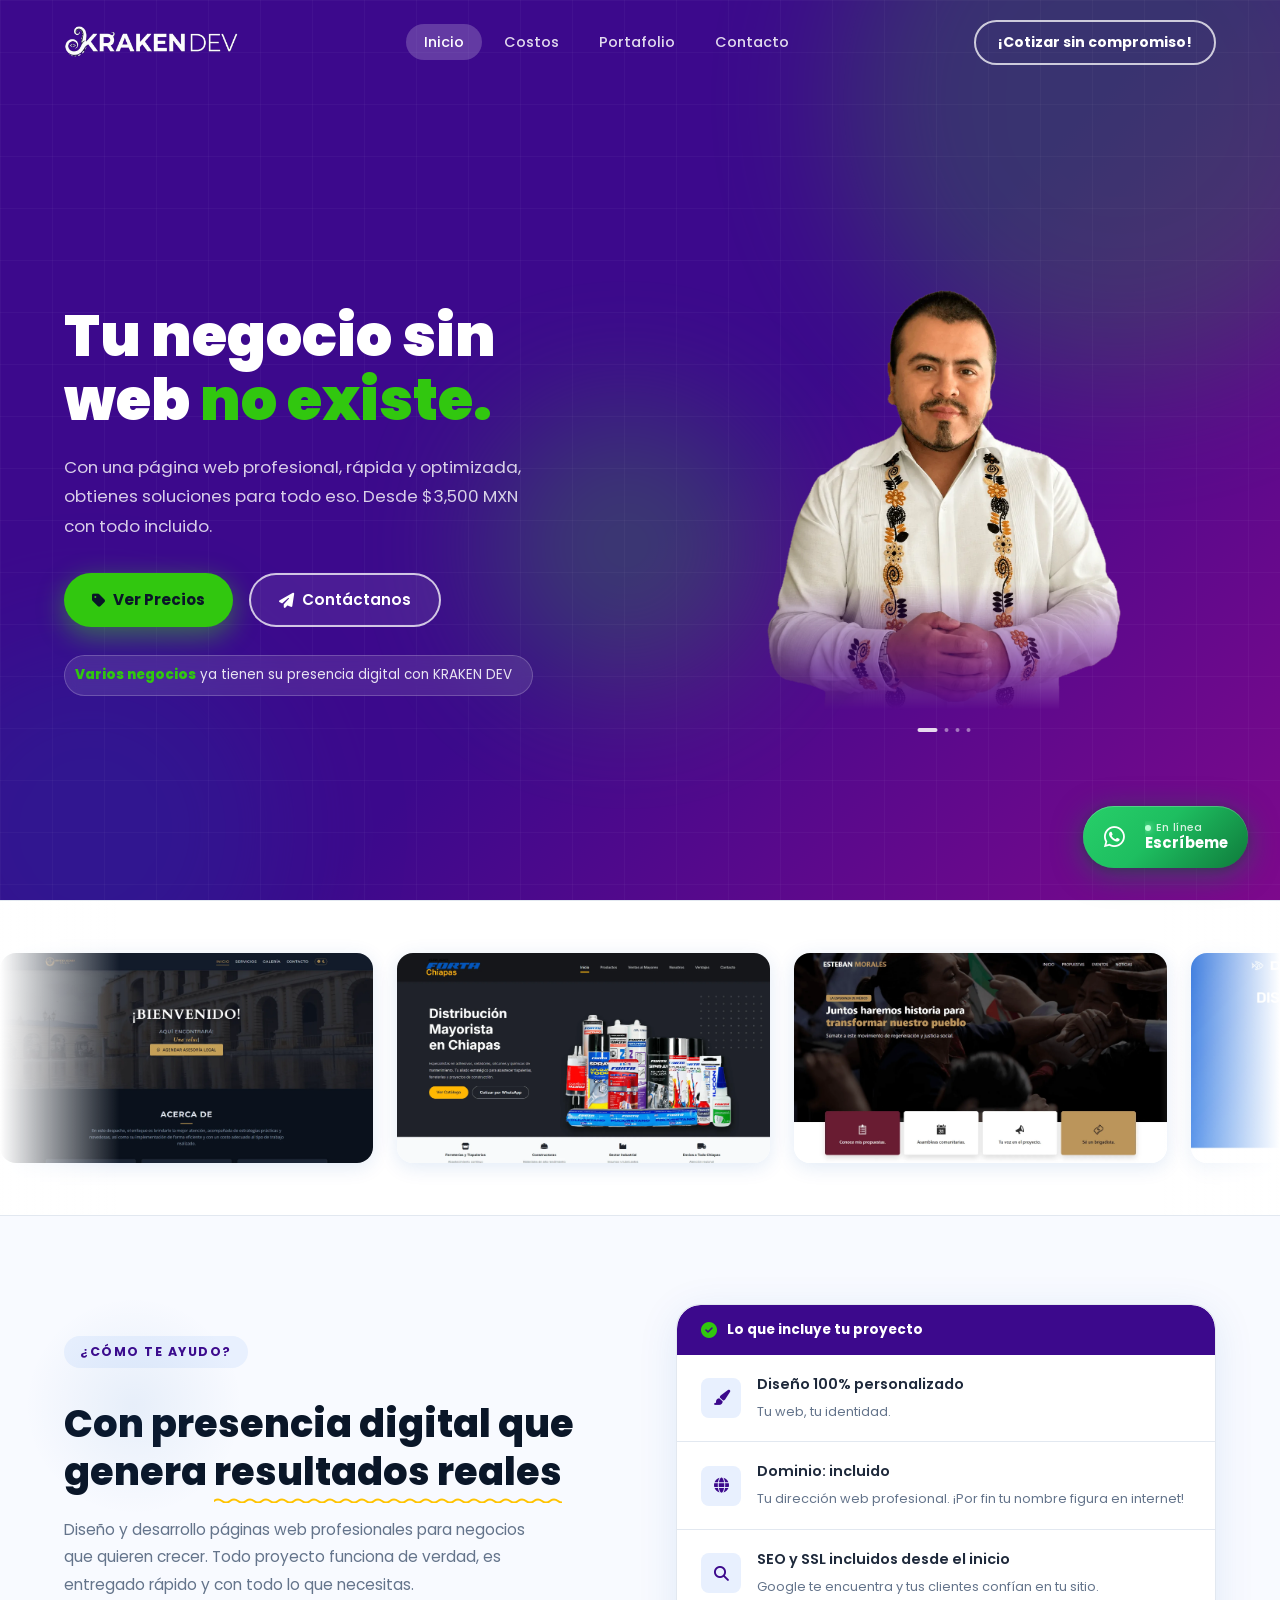
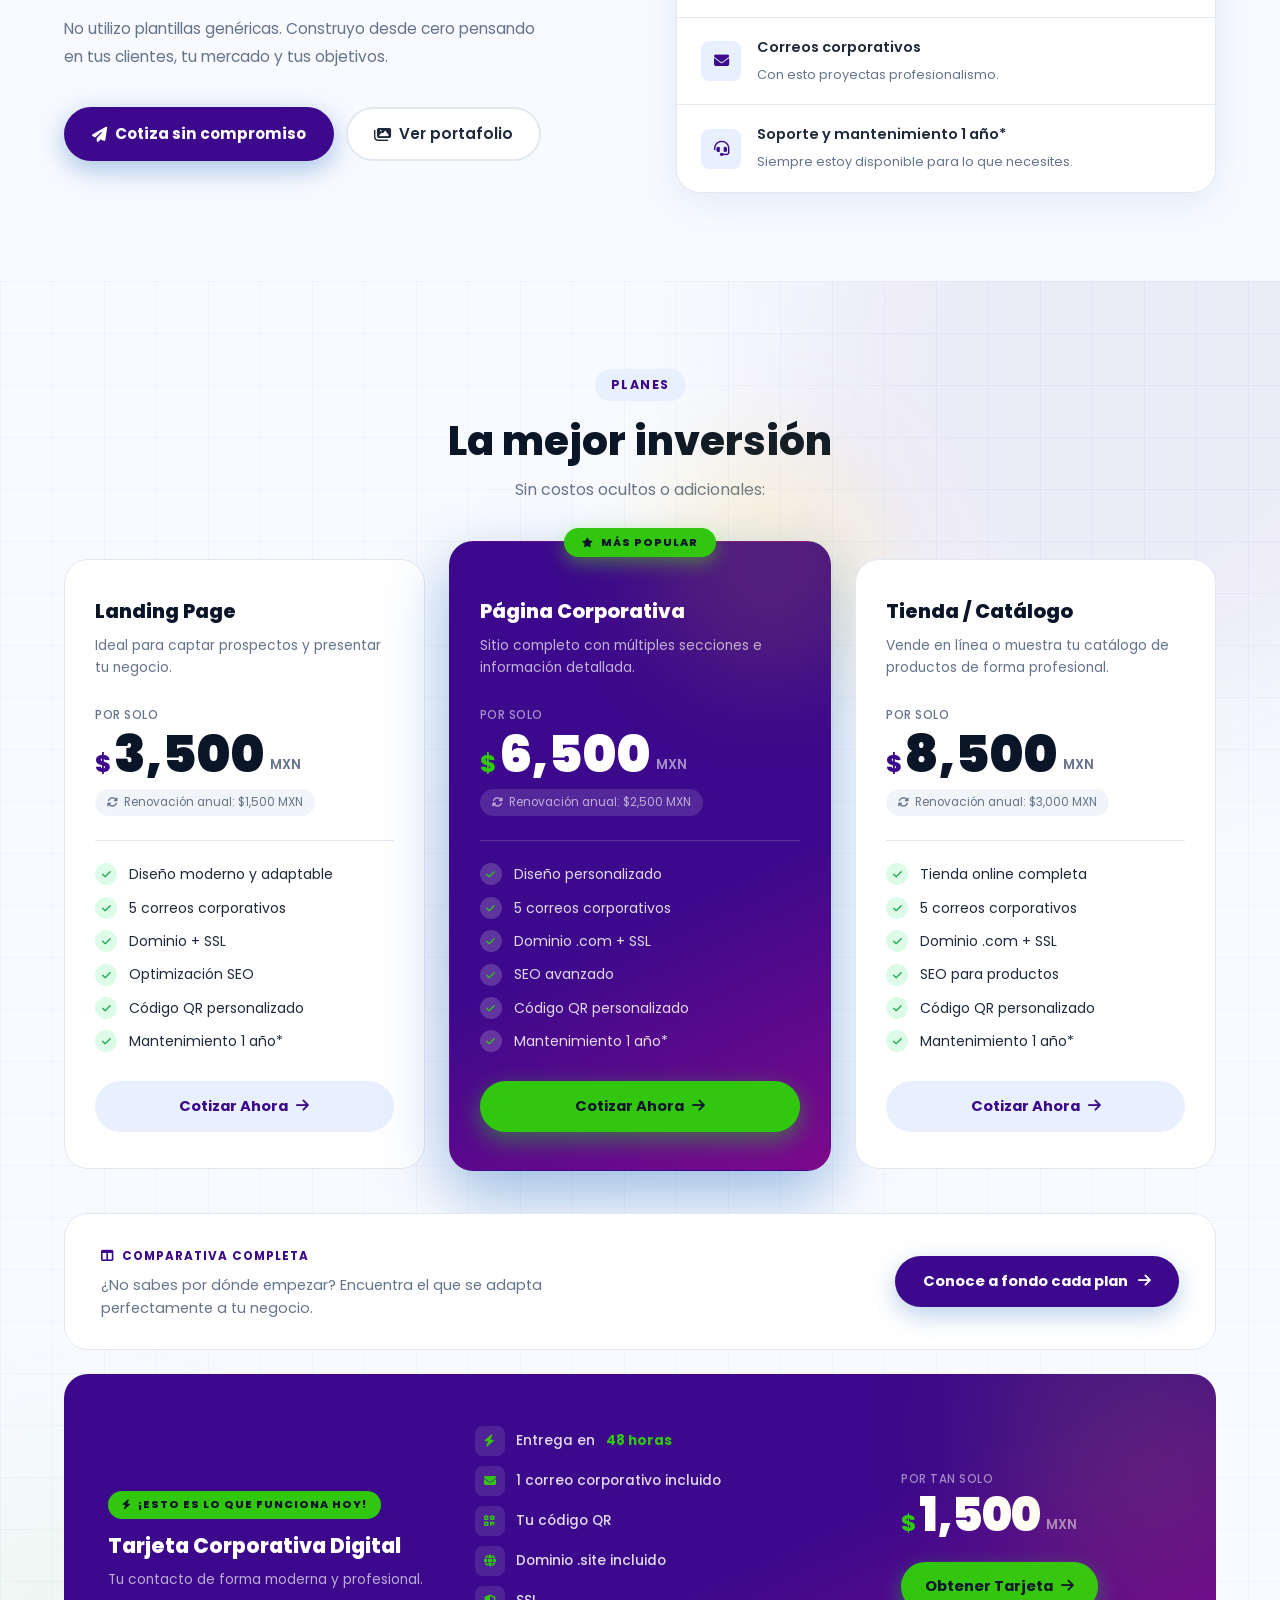
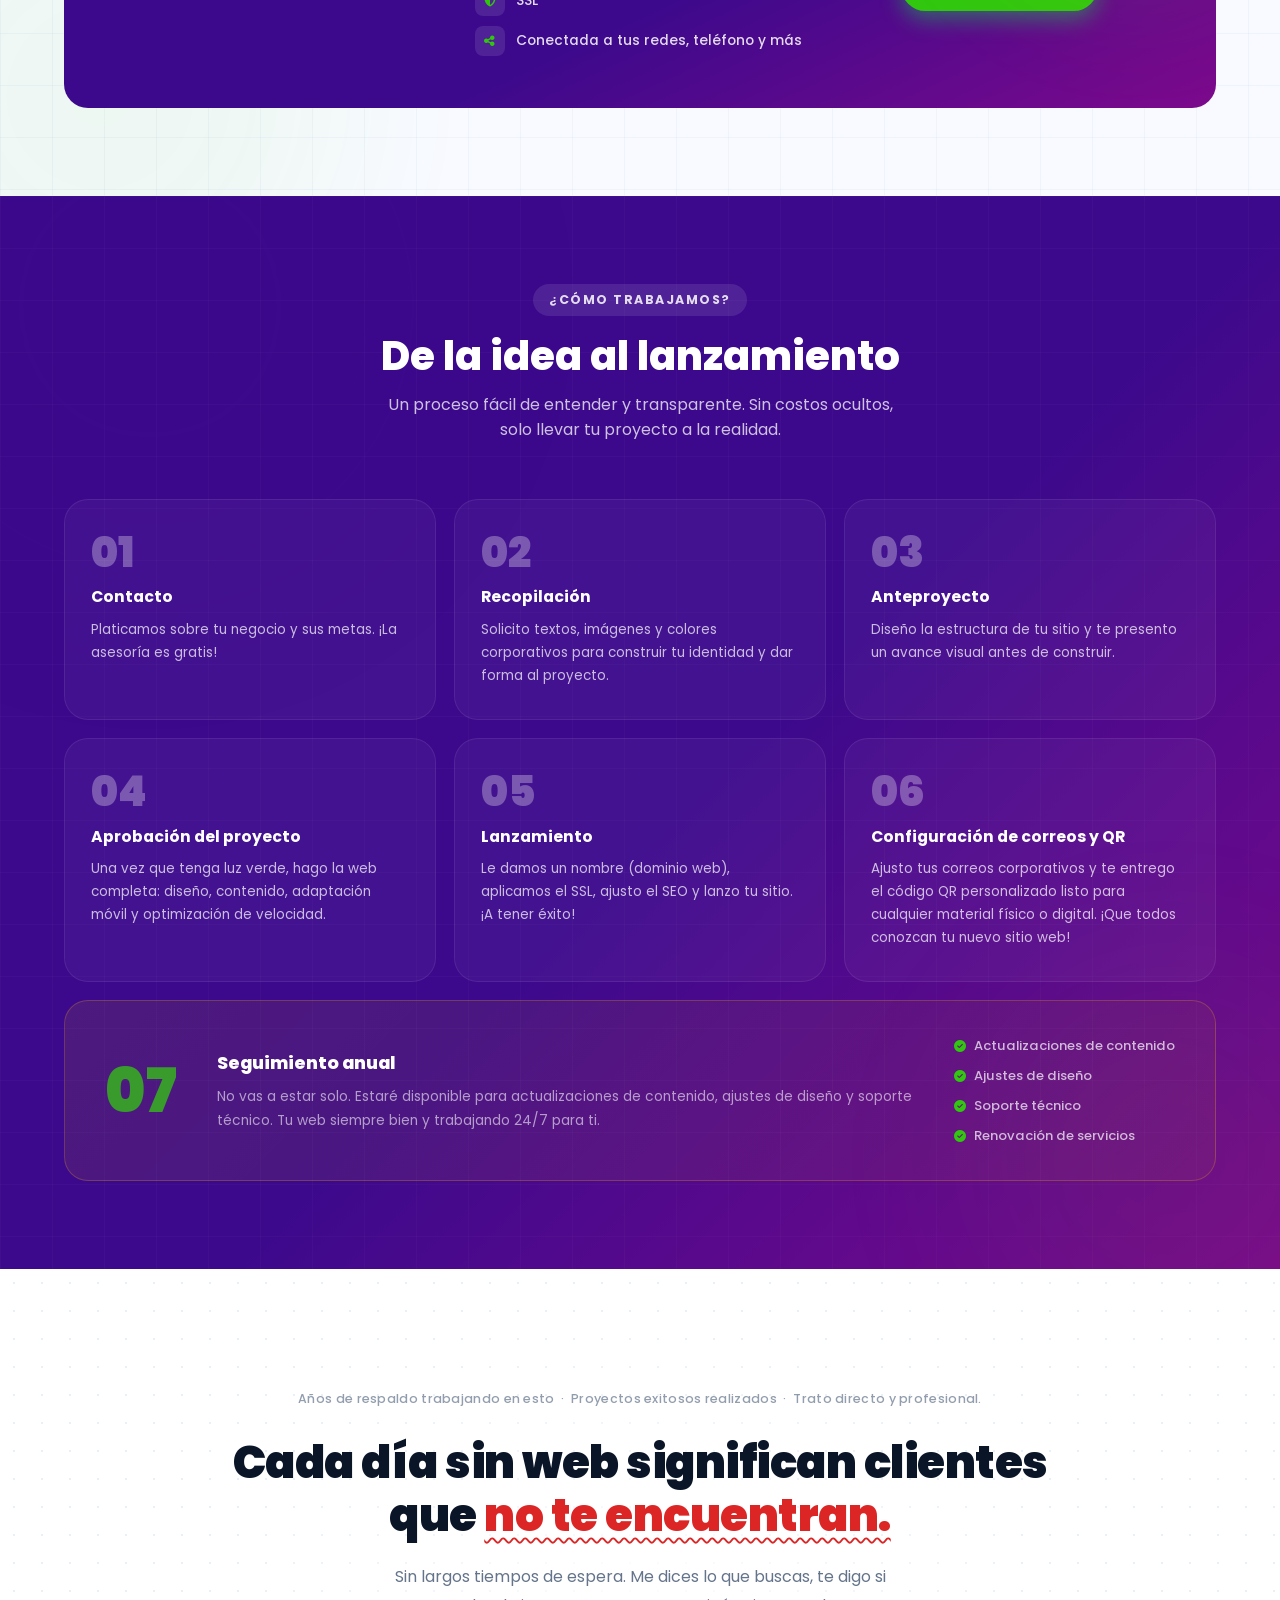
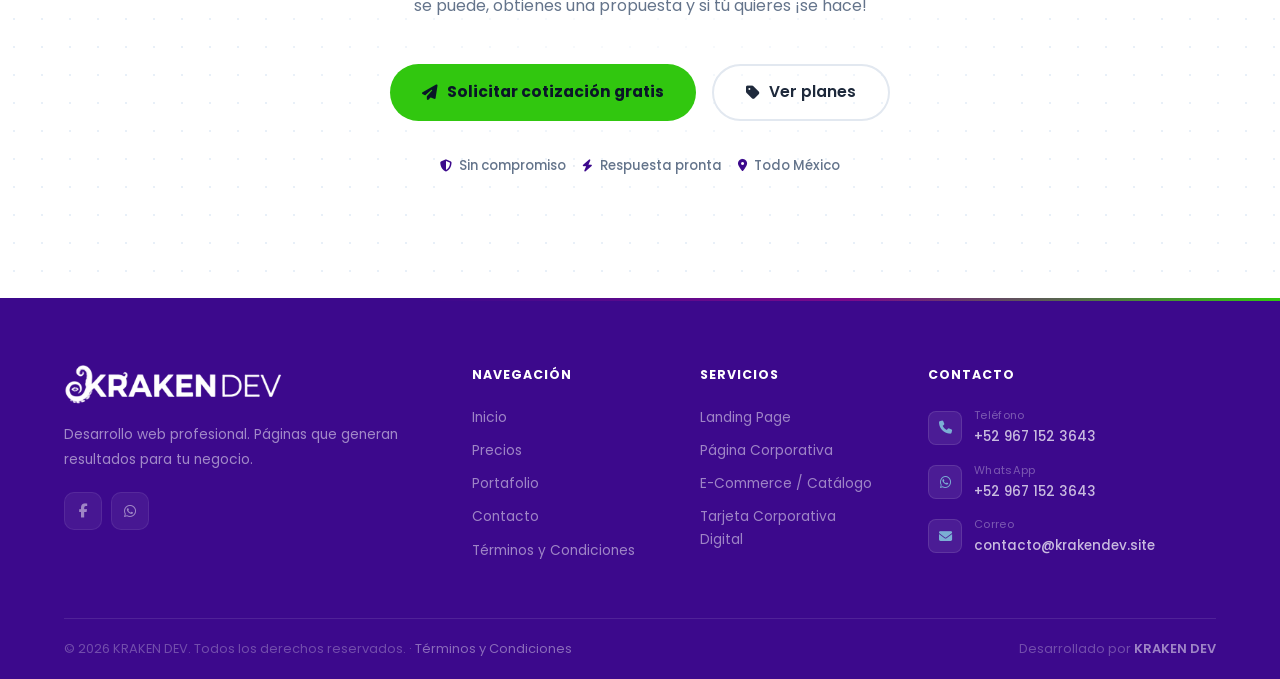
<file: index.html>
﻿<!doctype html>
<html lang="es">
  <head>
    <!-- Google tag (gtag.js) -->
    <script
      async
      src="https://www.googletagmanager.com/gtag/js?id=G-MGMCMV5EX7"
    ></script>
    <script>
      window.dataLayer = window.dataLayer || [];
      function gtag() {
        dataLayer.push(arguments);
      }
      gtag("js", new Date());

      gtag("config", "G-MGMCMV5EX7");
    </script>
    <meta charset="UTF-8" />
    <meta name="viewport" content="width=device-width, initial-scale=1.0" />

    <!-- SEO primario -->
    <meta
      name="google-site-verification"
      content="-8MbeO0o3HN9xjuPyNXPHBalmwFiW7WOX3UsrGJSWA4"
    />
    <title>Sitios WEB – Páginas profesionales | KRAKEN DEV</title>
    <meta
      name="description"
      content="¿Necesitas una página web para tu negocio? Desde $3,500 MXN obtienes tu Landing Page, sitio corporativo y tiendas en línea que atraen clientes. ¡Cotizar es gratis!"
    />
    <meta
      name="keywords"
      content="Agencia de desarrollo web en Chiapas México, páginas web para negocio, cuánto cuesta una página web, diseño web, landing page México, tienda en línea México, sitio web para comercios, diseñador web, desarrollador web, kraken dev"
    />
    <meta name="author" content="KRAKEN DEV" />
    <meta name="robots" content="index, follow" />
    <link rel="canonical" href="https://krakendev.site/" />

    <!-- Open Graph (Facebook, WhatsApp, LinkedIn) -->
    <meta property="og:type" content="website" />
    <meta property="og:url" content="https://krakendev.site/" />
    <meta
      property="og:title"
      content="Sitios WEB – Páginas profesionales | KRAKEN DEV"
    />
    <meta
      property="og:description"
      content="¿Necesitas una página web para tu negocio? Desde $3,500 MXN obtienes tu Landing Page, sitio corporativo y tiendas en línea que atraen clientes. ¡Cotizar es gratis!"
    />
    <!-- RUTA CORREGIDA Y COMPLETA -->
    <meta
      property="og:image"
      content="https://krakendev.site/assets/img/ogg2.webp"
    />
    <meta property="og:image:width" content="1200" />
    <meta property="og:image:height" content="630" />
    <meta property="og:locale" content="es_MX" />
    <meta property="og:site_name" content="KRAKEN DEV" />

    <!-- Twitter / X Card -->
    <meta name="twitter:card" content="summary_large_image" />
    <meta name="twitter:url" content="https://krakendev.site/" />
    <meta
      name="twitter:title"
      content="Sitios WEB – Páginas profesionales | KRAKEN DEV"
    />
    <meta
      name="twitter:description"
      content="Página web para tu negocio desde $3,500 MXN. Landing pages, tarjetas digitales. ¡Cotiza gratis!"
    />
    <!-- RUTA CORREGIDA Y COMPLETA -->
    <meta
      name="twitter:image"
      content="https://krakendev.site/assets/img/ogg2.webp"
    />

    <!-- Color de tema (barra del navegador en móvil) -->
    <meta name="theme-color" content="#3C098C" />

    <!-- Favicon -->
    <link rel="icon" type="image/x-icon" href="assets/img/favicon.webp" />
    <link
      rel="icon"
      type="image/png"
      sizes="32x32"
      href="https://krakendev.site/assets/img/favicon-32x32.webp"
    />
    <link
      rel="apple-touch-icon"
      href="https://krakendev.site/assets/img/favicon.webp"
    />

    <!-- Organization schema para logo en Google -->
    <script type="application/ld+json">
      {
        "@context": "https://schema.org",
        "@type": "Organization",
        "name": "KRAKEN DEV",
        "url": "https://krakendev.site",
        "logo": "https://krakendev.site/assets/img/favicon.webp"
      }
    </script>

    <link rel="stylesheet" href="assets/css/styles.css" />
    <link rel="preconnect" href="https://fonts.googleapis.com" />
    <link rel="preconnect" href="https://fonts.gstatic.com" crossorigin />
    <link
      href="https://fonts.googleapis.com/css2?family=Poppins:wght@400;500;600;700;800;900&display=swap"
      rel="stylesheet"
    />
    <!-- FontAwesome corregido con CDN oficial seguro -->
    <link
      rel="stylesheet"
      href="https://cdnjs.cloudflare.com/ajax/libs/font-awesome/6.5.0/css/all.min.css"
    />
  </head>
  <body>
    <!-- NAVBAR -->
    <nav id="navbar">
      <div class="nav-container">
        <a class="nav-logo" href="index.html">
          <img
            src="assets/img/icon.webp"
            alt="KRAKEN DEV"
            onerror="
              this.style.display = 'none';
              this.nextElementSibling.style.display = 'block';
            "
          />
          <span class="logo-fallback">KRAKEN DEV</span>
        </a>
        <ul class="nav-links" id="nav-links">
          <li class="mobile-menu-header">
            <span class="mobile-brand">KRAKEN DEVELOPER</span>
          </li>
          <li>
            <a class="nav-link active" href="index.html"
              ><i class="fas fa-house"></i><span>Inicio</span></a
            >
          </li>
          <li>
            <a class="nav-link" href="precios.html"
              ><i class="fas fa-tag"></i><span>Costos</span></a
            >
          </li>
          <li>
            <a class="nav-link" href="portafolio.html"
              ><i class="fas fa-images"></i><span>Portafolio</span></a
            >
          </li>
          <li>
            <a class="nav-link" href="contacto.html"
              ><i class="fas fa-envelope"></i><span>Contacto</span></a
            >
          </li>
          <li class="mobile-menu-cta">
            <a class="btn-cta-mobile" href="contacto.html"
              ><i class="fas fa-paper-plane"></i> ¡Cotizar!</a
            >
          </li>
          <li class="mobile-menu-footer">
            <div class="mobile-social">
              <a
                href="https://www.facebook.com/profile.php?id=61590165403911"
                target="_blank"
                rel="noopener"
                aria-label="Facebook"
                ><i class="fab fa-facebook-f"></i
              ></a>
              <a href="mailto:contacto@krakendev.site" aria-label="Correo"
                ><i class="fas fa-envelope"></i
              ></a>
              <a href="tel:+529671523643" aria-label="Teléfono"
                ><i class="fas fa-phone"></i
              ></a>
            </div>
            <span class="mobile-location"
              ><i class="fas fa-globe-americas"></i> México y EE. UU.</span
            >
          </li>
        </ul>
        <div class="nav-actions">
          <a class="btn-cta-nav" href="contacto.html"
            >¡Cotizar sin compromiso!</a
          >
        </div>
        <button class="hamburger" id="hamburger" aria-label="Menú">
          <span></span><span></span><span></span>
        </button>
      </div>
    </nav>
    <div class="nav-overlay" id="nav-overlay"></div>
    <!-- FIN NAVBAR -->

    <!-- PAGE: INICIO -->
    <div id="page-inicio" class="page active">
      <!-- HERO -->
      <section class="hero">
        <div class="hero-bg">
          <div class="blob blob-1"></div>
          <div class="blob blob-2"></div>
          <div class="blob blob-3"></div>
          <div class="grid-pattern"></div>
          <div class="hero-particles">
            <span class="p p1"></span><span class="p p2"></span>
            <span class="p p3"></span> <span class="p p4"></span>
            <span class="p p5"></span><span class="p p6"></span>
            <span class="p p7"></span><span class="p p8"></span>
            <span class="p p9"></span> <span class="p p10"></span>
            <span class="p p11"></span><span class="p p12"></span>
          </div>
        </div>
        <div class="hero-content">
          <div class="hero-text">
            <h1 class="hero-title">
              <span class="title-desktop">Tu negocio sin web </span>
              <span class="title-mobile"
                >Tu negocio sin<br />una página web<br /></span
              ><span id="hero-phrase"
                ><span id="hero-prefix"></span>
                <span class="accent" id="hero-word">no existe.</span></span
              >
            </h1>
            <p class="hero-sub">
              Con una página web profesional, rápida y optimizada, obtienes
              soluciones para todo eso. Desde $3,500 MXN con todo incluido.
            </p>
            <div class="hero-btns">
              <a class="btn-primary" href="precios.html"
                ><i class="fas fa-tag"></i> Ver Precios</a
              >
              <a class="btn-ghost" href="contacto.html"
                ><i class="fas fa-paper-plane"></i> Contáctanos</a
              >
            </div>

            <div class="hero-social-proof">
              <p class="proof-copy">
                <strong>Varios negocios</strong> ya tienen su presencia digital
                con KRAKEN DEV
              </p>
            </div>
          </div>
          <div class="hero-visual">
            <div class="hero-slider">
              <div class="hero-slide active">
                <img
                  loading="lazy"
                  src="assets/img/foto-perfil.webp"
                  alt="KRAKEN DESARROLLADOR WEB"
                  loading="eager"
                  class="hero-img-profile"
                />
              </div>

              <!-- FOTO 2 -->
              <div class="hero-slide">
                <img
                  loading="lazy"
                  src="assets/img/2-iphone.webp"
                  alt="Proyecto web"
                  loading="lazy"
                />
              </div>
              <div class="hero-slide">
                <img
                  loading="lazy"
                  src="assets/img/MAC-3.webp"
                  alt="Proyecto web"
                  loading="lazy"
                />
              </div>
              <div class="hero-slide">
                <img
                  loading="lazy"
                  src="assets/img/s25-ultra.webp"
                  alt="Proyecto web"
                  loading="lazy"
                />
              </div>
              <div class="hero-slide">
                <img
                  loading="lazy"
                  src="assets/img/mac-4.webp"
                  alt="Proyecto web"
                  loading="lazy"
                />
              </div>
              <div class="hero-slider-dots">
                <span class="dot active"></span>
                <span class="dot"></span>
                <span class="dot"></span>
                <span class="dot"></span>
              </div>
            </div>
          </div>
        </div>
      </section>
      <!--FINAL DEL HERO -->

      <!-- SLIDER QUE ESTABA ARRIBA DESPUES DEL HERO -->
      <div class="img-marquee">
        <div class="img-marquee-track">
          <a
            href="https://pablo-webdev.github.io/legalesclc/index.html"
            class="im-item"
            target="_blank"
            rel="noopener"
            ><img
              loading="lazy"
              loading="lazy"
              loading="lazy"
              loading="lazy"
              loading="lazy"
              src="assets/img/dfl.webp"
              alt="Servicios Legales SCLC"
          /></a>
          <a
            href="https://pablo-webdev.github.io/Grupo-Forta-Chiapas/"
            class="im-item"
            target="_blank"
            rel="noopener"
            ><img
              loading="lazy"
              loading="lazy"
              loading="lazy"
              loading="lazy"
              loading="lazy"
              src="assets/img/forta.webp"
              alt="Grupo Forta Chiapas"
          /></a>
          <a
            href="https://pablo-webdev.github.io/political-master/"
            class="im-item"
            target="_blank"
            rel="noopener"
            ><img
              loading="lazy"
              loading="lazy"
              loading="lazy"
              loading="lazy"
              loading="lazy"
              src="assets/img/political.webp"
              alt="Portal Político"
          /></a>
          <a
            href="https://dasmayoreo.com/"
            class="im-item"
            target="_blank"
            rel="noopener"
            ><img
              loading="lazy"
              src="assets/img/DAS-LG.webp"
              alt="Distribuidora Acuática del Sur"
          /></a>
          <a
            href="https://pablo-webdev.github.io/portafolio-2026/"
            class="im-item"
            target="_blank"
            rel="noopener"
            ><img
              loading="lazy"
              src="assets/img/egpd.webp"
              alt="Portafolio de Servicios Digitales"
          /></a>
          <!-- REPETICIÓN DEL MARQUEE -->
          <a
            href="https://pablo-webdev.github.io/legalesclc/index.html"
            class="im-item"
            target="_blank"
            rel="noopener"
            ><img
              loading="lazy"
              loading="lazy"
              loading="lazy"
              loading="lazy"
              loading="lazy"
              src="assets/img/dfl.webp"
              alt="Servicios Legales SCLC"
          /></a>
          <a
            href="https://pablo-webdev.github.io/Grupo-Forta-Chiapas/"
            class="im-item"
            target="_blank"
            rel="noopener"
            ><img
              loading="lazy"
              loading="lazy"
              loading="lazy"
              loading="lazy"
              loading="lazy"
              src="assets/img/forta.webp"
              alt="Grupo Forta Chiapas"
          /></a>
          <a
            href="https://pablo-webdev.github.io/political-master/"
            class="im-item"
            target="_blank"
            rel="noopener"
            ><img
              loading="lazy"
              loading="lazy"
              loading="lazy"
              loading="lazy"
              loading="lazy"
              src="assets/img/political.webp"
              alt="Portal Político"
          /></a>
          <a
            href="https://dasmayoreo.com/"
            class="im-item"
            target="_blank"
            rel="noopener"
            ><img
              loading="lazy"
              src="assets/img/DAS-LG.webp"
              alt="Distribuidora Acuática del Sur"
          /></a>
          <a
            href="https://pablo-webdev.github.io/portafolio-2026/"
            class="im-item"
            target="_blank"
            rel="noopener"
            ><img
              loading="lazy"
              src="assets/img/egpd.webp"
              alt="Portafolio de Servicios Digitales"
          /></a>
        </div>
      </div>
      <!-- FIN DEL SLIDER QUE ESTABA ARRIBA DESPUES DEL HERO -->

      <!-- INTRO SERVICE -->
      <section class="intro-service section">
        <div class="container">
          <div class="is-layout">
            <!-- IZQUIERDA: texto -->
            <div class="is-left reveal">
              <span class="section-tag">¿Cómo te ayudo?</span>
              <h2 class="is-heading">
                Con presencia digital que genera
                <span class="is-highlight is-hl-desktop">resultados reales</span
                ><span class="is-highlight is-hl-mobile">resultados</span>
              </h2>
              <p class="is-body">
                Diseño y desarrollo páginas web profesionales para negocios que
                quieren crecer. Todo proyecto funciona de verdad, es entregado
                rápido y con todo lo que necesitas.
              </p>
              <p class="is-body">
                No utilizo plantillas genéricas. Construyo desde cero pensando
                en tus clientes, tu mercado y tus objetivos.
              </p>
              <div class="is-btns">
                <a class="btn-primary is-cta" href="contacto.html"
                  ><i class="fas fa-paper-plane"></i> Cotiza sin compromiso</a
                >
                <a class="btn-is-secondary" href="portafolio.html"
                  ><i class="fas fa-images"></i
                  ><span class="is-btn-label"> Ver portafolio</span></a
                >
              </div>
            </div>

            <!-- DERECHA: tabla de beneficios -->
            <div class="is-right reveal">
              <div class="is-benefits">
                <div class="is-benefits-header">
                  <i class="fas fa-circle-check"></i>
                  <span>Lo que incluye tu proyecto</span>
                </div>
                <div class="is-benefit">
                  <div class="is-benefit-icon">
                    <i class="fas fa-paintbrush"></i>
                  </div>
                  <div>
                    <strong>Diseño 100% personalizado</strong>
                    <span>Tu web, tu identidad.</span>
                  </div>
                </div>
                <div class="is-benefit">
                  <div class="is-benefit-icon">
                    <i class="fas fa-globe"></i>
                  </div>
                  <div>
                    <strong>Dominio: incluido</strong>
                    <span
                      >Tu dirección web profesional. ¡Por fin tu nombre figura
                      en internet!</span
                    >
                  </div>
                </div>
                <div class="is-benefit">
                  <div class="is-benefit-icon">
                    <i class="fas fa-magnifying-glass"></i>
                  </div>
                  <div>
                    <strong>SEO y SSL incluidos desde el inicio</strong>
                    <span
                      >Google te encuentra y tus clientes confían en tu
                      sitio.</span
                    >
                  </div>
                </div>
                <div class="is-benefit">
                  <div class="is-benefit-icon">
                    <i class="fas fa-envelope"></i>
                  </div>
                  <div>
                    <strong>Correos corporativos</strong>
                    <span>Con esto proyectas profesionalismo.</span>
                  </div>
                </div>
                <div class="is-benefit">
                  <div class="is-benefit-icon">
                    <i class="fas fa-headset"></i>
                  </div>
                  <div>
                    <strong>Soporte y mantenimiento 1 año*</strong>
                    <span>Siempre estoy disponible para lo que necesites.</span>
                  </div>
                </div>
              </div>
            </div>
          </div>
        </div>
      </section>

      <!-- SERVICES / PRICING -->
      <section class="services section">
        <div class="svc-bg">
          <div class="svc-blob svc-b1"></div>
          <div class="svc-blob svc-b2"></div>
          <div class="svc-blob svc-b3"></div>
          <div class="svc-grid-pat"></div>
        </div>
        <div class="container">
          <div class="section-header reveal">
            <span class="section-tag">Planes</span>
            <h2 class="section-title">La mejor inversión</h2>
            <p class="section-sub">Sin costos ocultos o adicionales:</p>
          </div>

          <div class="pricing-grid">
            <!-- PLAN 1: Landing Page -->
            <div class="pc reveal">
              <div class="pc-top">
                <h3 class="pc-title">Landing Page</h3>
                <p class="pc-sub">
                  Ideal para captar prospectos y presentar tu negocio.
                </p>
              </div>
              <div class="pc-price-block">
                <span class="pc-from">Por solo</span>
                <div class="pc-row">
                  <span class="pc-sym">$</span>
                  <span class="pc-num">3,500</span>
                  <span class="pc-code">MXN</span>
                </div>
                <span class="pc-renew"
                  ><i class="fas fa-rotate"></i> Renovación anual: $1,500
                  MXN</span
                >
              </div>
              <div class="pc-line"></div>
              <ul class="pc-list">
                <li>
                  <span class="pc-check"><i class="fas fa-check"></i></span
                  >Diseño moderno y adaptable
                </li>
                <li>
                  <span class="pc-check"><i class="fas fa-check"></i></span>5
                  correos corporativos
                </li>
                <li>
                  <span class="pc-check"><i class="fas fa-check"></i></span
                  >Dominio + SSL
                </li>
                <li>
                  <span class="pc-check"><i class="fas fa-check"></i></span
                  >Optimización SEO
                </li>
                <li>
                  <span class="pc-check"><i class="fas fa-check"></i></span
                  >Código QR personalizado
                </li>
                <li>
                  <span class="pc-check"><i class="fas fa-check"></i></span
                  >Mantenimiento 1 año*
                </li>
              </ul>
              <a class="pc-btn" href="contacto.html"
                >Cotizar Ahora <i class="fas fa-arrow-right"></i
              ></a>
            </div>

            <!-- PLAN 2: Corporativa — FEATURED -->
            <div class="pc pc-featured reveal">
              <div class="pc-glow"></div>
              <span class="pc-badge"
                ><i class="fas fa-star"></i> Más Popular</span
              >
              <div class="pc-top">
                <h3 class="pc-title">Página Corporativa</h3>
                <p class="pc-sub">
                  Sitio completo con múltiples secciones e información
                  detallada.
                </p>
              </div>
              <div class="pc-price-block">
                <span class="pc-from">Por solo</span>
                <div class="pc-row">
                  <span class="pc-sym">$</span>
                  <span class="pc-num">6,500</span>
                  <span class="pc-code">MXN</span>
                </div>
                <span class="pc-renew"
                  ><i class="fas fa-rotate"></i> Renovación anual: $2,500
                  MXN</span
                >
              </div>
              <div class="pc-line"></div>
              <ul class="pc-list">
                <li>
                  <span class="pc-check pc-check-feat"
                    ><i class="fas fa-check"></i></span
                  >Diseño personalizado
                </li>
                <li>
                  <span class="pc-check pc-check-feat"
                    ><i class="fas fa-check"></i></span
                  >5 correos corporativos
                </li>
                <li>
                  <span class="pc-check pc-check-feat"
                    ><i class="fas fa-check"></i></span
                  >Dominio .com + SSL
                </li>
                <li>
                  <span class="pc-check pc-check-feat"
                    ><i class="fas fa-check"></i></span
                  >SEO avanzado
                </li>
                <li>
                  <span class="pc-check pc-check-feat"
                    ><i class="fas fa-check"></i></span
                  >Código QR personalizado
                </li>
                <li>
                  <span class="pc-check pc-check-feat"
                    ><i class="fas fa-check"></i></span
                  >Mantenimiento 1 año*
                </li>
              </ul>
              <a class="pc-btn pc-btn-feat" href="contacto.html"
                >Cotizar Ahora <i class="fas fa-arrow-right"></i
              ></a>
            </div>

            <!-- PLAN 3: E-Commerce -->
            <div class="pc reveal">
              <div class="pc-top">
                <h3 class="pc-title">Tienda / Catálogo</h3>
                <p class="pc-sub">
                  Vende en línea o muestra tu catálogo de productos de forma
                  profesional.
                </p>
              </div>
              <div class="pc-price-block">
                <span class="pc-from">Por solo</span>
                <div class="pc-row">
                  <span class="pc-sym">$</span>
                  <span class="pc-num">8,500</span>
                  <span class="pc-code">MXN</span>
                </div>
                <span class="pc-renew"
                  ><i class="fas fa-rotate"></i> Renovación anual: $3,000
                  MXN</span
                >
              </div>
              <div class="pc-line"></div>
              <ul class="pc-list">
                <li>
                  <span class="pc-check"><i class="fas fa-check"></i></span
                  >Tienda online completa
                </li>
                <li>
                  <span class="pc-check"><i class="fas fa-check"></i></span>5
                  correos corporativos
                </li>
                <li>
                  <span class="pc-check"><i class="fas fa-check"></i></span
                  >Dominio .com + SSL
                </li>
                <li>
                  <span class="pc-check"><i class="fas fa-check"></i></span>SEO
                  para productos
                </li>
                <li>
                  <span class="pc-check"><i class="fas fa-check"></i></span
                  >Código QR personalizado
                </li>
                <li>
                  <span class="pc-check"><i class="fas fa-check"></i></span
                  >Mantenimiento 1 año*
                </li>
              </ul>
              <a class="pc-btn" href="contacto.html"
                >Cotizar Ahora <i class="fas fa-arrow-right"></i
              ></a>
            </div>
          </div>

          <!-- Compare CTA -->
          <div class="pricing-compare reveal">
            <div class="pco-left">
              <span class="pco-eyebrow"
                ><i class="fas fa-table-columns"></i> Comparativa completa</span
              >
              <p class="pco-text">
                ¿No sabes por dónde empezar? Encuentra el que se adapta
                perfectamente a tu negocio.
              </p>
            </div>
            <a href="precios.html" class="pco-btn">
              Conoce a fondo cada plan <i class="fas fa-arrow-right"></i>
            </a>
          </div>

          <!-- TARJETA CORPORATIVA -->
          <div class="tc-card reveal">
            <div class="tc-glow"></div>
            <div class="tc-left">
              <span class="tc-badge"
                ><i class="fas fa-bolt"></i> ¡Esto es lo que funciona hoy!</span
              >
              <h3 class="tc-title">Tarjeta Corporativa Digital</h3>
              <p class="tc-sub">Tu contacto de forma moderna y profesional.</p>
            </div>
            <div class="tc-center">
              <div class="tc-features">
                <span class="tc-feat"
                  ><i class="fas fa-bolt"></i> Entrega en
                  <strong>48 horas</strong></span
                >
                <span class="tc-feat"
                  ><i class="fas fa-envelope"></i> 1 correo corporativo
                  incluido</span
                >
                <span class="tc-feat"
                  ><i class="fas fa-qrcode"></i> Tu código QR</span
                >
                <span class="tc-feat"
                  ><i class="fas fa-globe"></i> Dominio .site incluido</span
                >
                <span class="tc-feat"
                  ><i class="fas fa-shield-halved"></i> SSL</span
                >
                <span class="tc-feat"
                  ><i class="fas fa-share-nodes"></i> Conectada a tus redes,
                  teléfono y más</span
                >
              </div>
            </div>
            <div class="tc-right">
              <div class="tc-price-block">
                <span class="tc-from">Por tan solo</span>
                <div class="tc-price-row">
                  <span class="tc-sym">$</span>
                  <span class="tc-num">1,500</span>
                  <span class="tc-code">MXN</span>
                </div>
              </div>
              <a class="tc-btn" href="contacto.html">
                Obtener Tarjeta <i class="fas fa-arrow-right"></i>
              </a>
            </div>
          </div>
        </div>
      </section>

      <!-- WORKFLOW -->
      <section class="workflow section">
        <div class="wf-bg">
          <div class="wf-blob wf-b1"></div>
          <div class="wf-blob wf-b2"></div>
          <div class="wf-grid-pat"></div>
        </div>
        <div class="container">
          <div class="section-header reveal">
            <span class="section-tag wf-tag">¿Cómo trabajamos?</span>
            <h2 class="section-title wf-h2">De la idea al lanzamiento</h2>
            <p class="section-sub wf-sub">
              Un proceso fácil de entender y transparente. Sin costos ocultos,
              solo llevar tu proyecto a la realidad.
            </p>
          </div>

          <div class="wf-grid">
            <div class="wf-step reveal">
              <span class="wf-num">01</span>
              <div class="wf-body">
                <h4>Contacto</h4>
                <p>
                  Platicamos sobre tu negocio y sus metas. ¡La asesoría es
                  gratis!
                </p>
              </div>
            </div>

            <div class="wf-step reveal">
              <span class="wf-num">02</span>
              <div class="wf-body">
                <h4>Recopilación</h4>
                <p>
                  Solicito textos, imágenes y colores corporativos para
                  construir tu identidad y dar forma al proyecto.
                </p>
              </div>
            </div>

            <div class="wf-step reveal">
              <span class="wf-num">03</span>
              <div class="wf-body">
                <h4>Anteproyecto</h4>
                <p>
                  Diseño la estructura de tu sitio y te presento un avance
                  visual antes de construir.
                </p>
              </div>
            </div>

            <div class="wf-step reveal">
              <span class="wf-num">04</span>
              <div class="wf-body">
                <h4>Aprobación del proyecto</h4>
                <p>
                  Una vez que tenga luz verde, hago la web completa: diseño,
                  contenido, adaptación móvil y optimización de velocidad.
                </p>
              </div>
            </div>

            <div class="wf-step reveal">
              <span class="wf-num">05</span>
              <div class="wf-body">
                <h4>Lanzamiento</h4>
                <p>
                  Le damos un nombre (dominio web), aplicamos el SSL, ajusto el
                  SEO y lanzo tu sitio. ¡A tener éxito!
                </p>
              </div>
            </div>

            <div class="wf-step reveal">
              <span class="wf-num">06</span>
              <div class="wf-body">
                <h4>Configuración de correos y QR</h4>
                <p>
                  Ajusto tus correos corporativos y te entrego el código QR
                  personalizado listo para cualquier material físico o digital.
                  ¡Que todos conozcan tu nuevo sitio web!
                </p>
              </div>
            </div>
          </div>

          <div class="wf-annual reveal">
            <div class="wf-a-number">07</div>
            <div class="wf-a-content">
              <h4>Seguimiento anual</h4>
              <p>
                No vas a estar solo. Estaré disponible para actualizaciones de
                contenido, ajustes de diseño y soporte técnico. Tu web siempre
                bien y trabajando 24/7 para ti.
              </p>
            </div>
            <div class="wf-a-pills">
              <span
                ><i class="fas fa-circle-check"></i> Actualizaciones de
                contenido</span
              >
              <span><i class="fas fa-circle-check"></i> Ajustes de diseño</span>
              <span><i class="fas fa-circle-check"></i> Soporte técnico</span>
              <span
                ><i class="fas fa-circle-check"></i> Renovación de
                servicios</span
              >
            </div>
          </div>
        </div>
      </section>

      <!-- CTA -->
      <section class="cta-section">
        <div class="cta-bg">
          <div class="cta-blob-1"></div>
          <div class="cta-blob-2"></div>
          <div class="cta-blob-3"></div>
          <div class="cta-dots-pat"></div>
          <div class="cta-center-glow"></div>
        </div>
        <div class="container">
          <div class="cta-content reveal">
            <p class="cta-stats-line">
              Años de respaldo trabajando en esto &nbsp;·&nbsp; Proyectos
              exitosos realizados &nbsp;·&nbsp; Trato directo y profesional.
            </p>

            <h2 class="cta-heading">
              Cada día sin web significan clientes que
              <span class="cta-negative">no te encuentran.</span>
            </h2>
            <p class="cta-sub">
              Sin largos tiempos de espera. Me dices lo que buscas, te digo si
              se puede, obtienes una propuesta y si tú quieres ¡se hace!
            </p>

            <div class="cta-btns">
              <a class="btn-cta-pulse" href="contacto.html"
                ><i class="fas fa-paper-plane"></i> Solicitar cotización
                gratis</a
              >
              <a class="btn-cta-ghost" href="precios.html"
                ><i class="fas fa-tag"></i> Ver planes</a
              >
            </div>

            <div class="cta-micro-trust">
              <span><i class="fas fa-shield-halved"></i> Sin compromiso</span>
              <span class="cmt-dot">·</span>
              <span><i class="fas fa-bolt"></i> Respuesta pronta</span>
              <span class="cmt-dot">·</span>
              <span><i class="fas fa-map-marker-alt"></i> Todo México</span>
            </div>
          </div>
        </div>
      </section>
    </div>
    <!-- /page-inicio -->

    <!-- FOOTER -->
    <footer>
      <div class="footer-top-bar"></div>
      <div class="container">
        <div class="footer-grid">
          <!-- Brand -->
          <div class="footer-brand">
            <img
              loading="lazy"
              src="assets/img/icon.webp"
              alt="KRAKEN DEV"
              class="footer-logo"
              onerror="
                this.style.display = 'none';
                this.nextElementSibling.style.display = 'block';
              "
            />
            <span class="footer-logo-text">KRAKEN DEV</span>
            <p>
              Desarrollo web profesional. Páginas que generan resultados para tu
              negocio.
            </p>
            <div class="social-links">
              <a
                href="https://www.facebook.com/profile.php?id=61590165403911"
                target="_blank"
                rel="noopener"
                aria-label="Facebook"
                ><i class="fab fa-facebook-f"></i
              ></a>
              <a
                href="https://wa.me/529671523643?text=Hola%2C%20me%20interesa%20cotizar%20una%20p%C3%A1gina%20web."
                aria-label="WhatsApp"
                target="_blank"
                rel="noopener"
                ><i class="fab fa-whatsapp"></i
              ></a>
            </div>
          </div>

          <!-- Navigation -->
          <div class="footer-col">
            <h4>Navegación</h4>
            <ul>
              <li><a href="index.html">Inicio</a></li>
              <li><a href="precios.html">Precios</a></li>
              <li><a href="portafolio.html">Portafolio</a></li>
              <li><a href="contacto.html">Contacto</a></li>
              <li><a href="terms.html">Términos y Condiciones</a></li>
            </ul>
          </div>

          <!-- Services -->
          <div class="footer-col">
            <h4>Servicios</h4>
            <ul>
              <li>
                <a href="portafolio.html?filtro=landing#filterSec"
                  >Landing Page</a
                >
              </li>
              <li>
                <a href="portafolio.html?filtro=corporativa#filterSec"
                  >Página Corporativa</a
                >
              </li>
              <li>
                <a href="portafolio.html?filtro=ecommerce#filterSec"
                  >E-Commerce / Catálogo</a
                >
              </li>
              <li>
                <a href="portafolio.html?filtro=tarjeta#filterSec"
                  >Tarjeta Corporativa Digital</a
                >
              </li>
            </ul>
          </div>

          <!-- Contact -->
          <div class="footer-col">
            <h4>Contacto</h4>
            <div class="footer-contact-items">
              <a href="tel:+529671523643" class="fci">
                <div class="fci-icon"><i class="fas fa-phone"></i></div>
                <div>
                  <span class="fci-label">Teléfono</span>
                  <span class="fci-val">+52 967 152 3643</span>
                </div>
              </a>
              <a
                href="https://wa.me/529671523643?text=Hola%2C%20me%20interesa%20cotizar%20una%20p%C3%A1gina%20web."
                class="fci"
                target="_blank"
                rel="noopener"
              >
                <div class="fci-icon fci-icon-wa">
                  <i class="fab fa-whatsapp"></i>
                </div>
                <div>
                  <span class="fci-label">WhatsApp</span>
                  <span class="fci-val">+52 967 152 3643</span>
                </div>
              </a>
              <a href="mailto:contacto@krakendev.site" class="fci">
                <div class="fci-icon"><i class="fas fa-envelope"></i></div>
                <div>
                  <span class="fci-label">Correo</span>
                  <span class="fci-val">contacto@krakendev.site</span>
                </div>
              </a>
            </div>
          </div>
        </div>

        <div class="footer-bottom">
          <p>
            © 2026 KRAKEN DEV. Todos los derechos reservados. ·
            <a href="terms.html" style="color: rgba(255, 255, 255, 0.4)"
              >Términos y Condiciones</a
            >
          </p>
          <p>Desarrollado por <strong>KRAKEN DEV</strong></p>
        </div>
      </div>
    </footer>

    <!-- FLOATING WHATSAPP -->
    <div class="wa-float" id="waFloat">
      <div class="wa-ring"></div>
      <div class="wa-ring wa-ring-2"></div>
      <a
        href="https://wa.me/529671523643?text=Hola%2C%20me%20interesa%20cotizar%20una%20p%C3%A1gina%20web."
        class="wa-btn"
        target="_blank"
        rel="noopener"
        aria-label="Contáctanos por WhatsApp"
      >
        <span class="wa-icon-wrap"><i class="fab fa-whatsapp"></i></span>
        <span class="wa-text-wrap">
          <span class="wa-status"><span class="wa-dot"></span>En línea</span>
          <span class="wa-action">Escríbeme</span>
        </span>
        <span class="wa-shine"></span>
      </a>
    </div>

    <script src="assets/js/main.js"></script>
  </body>
</html>
</file>
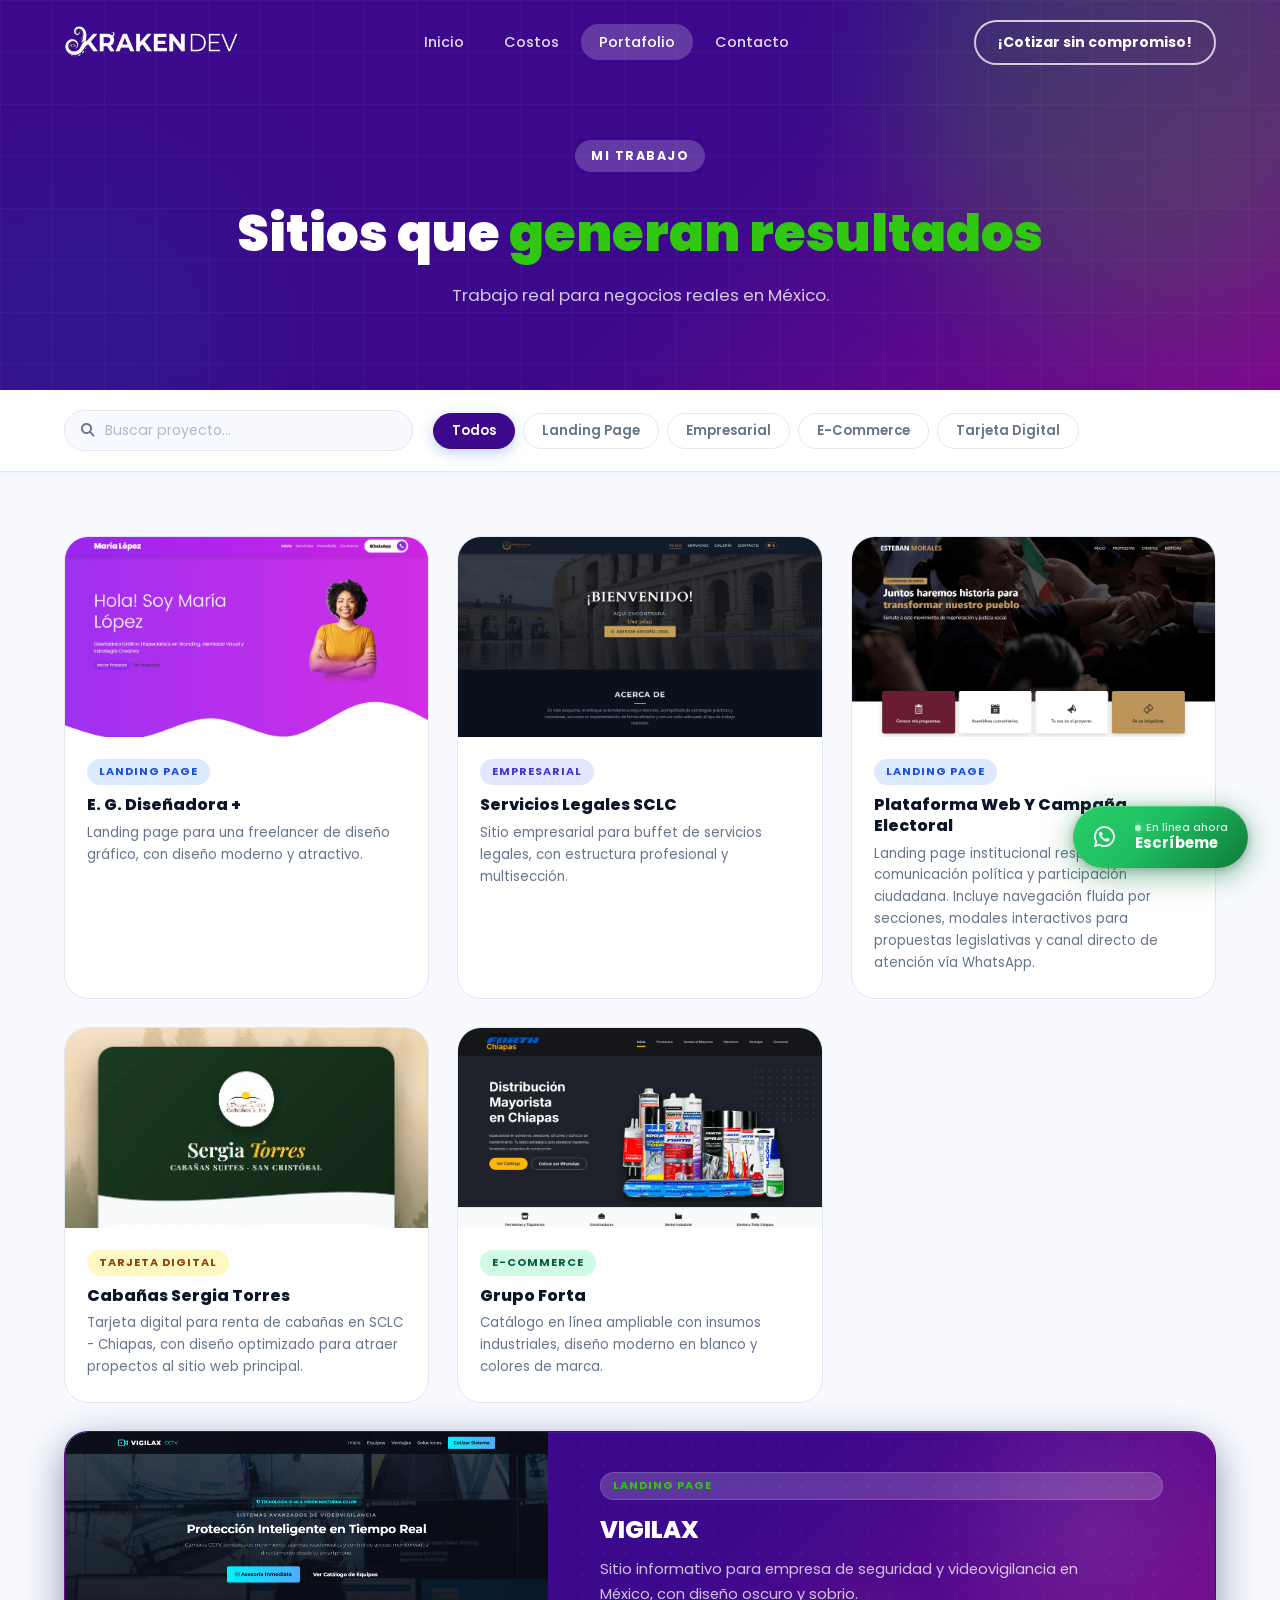
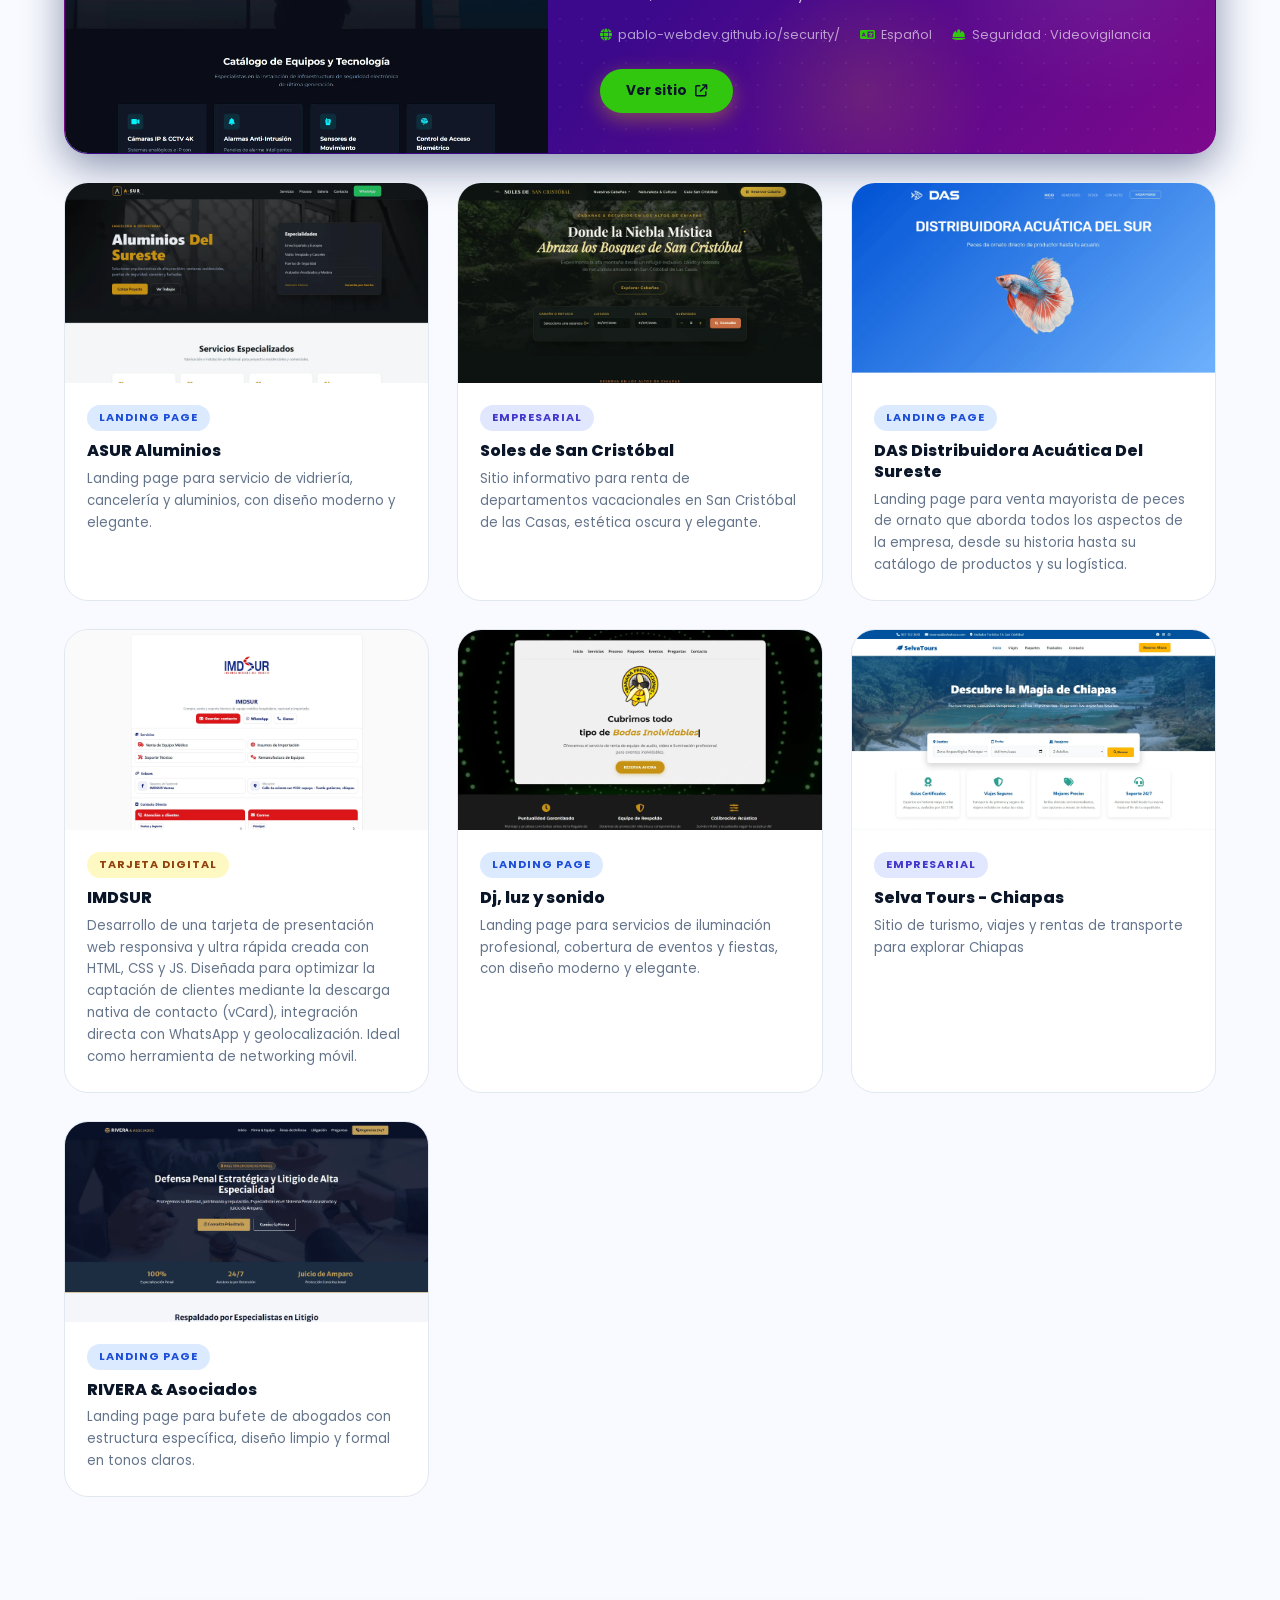
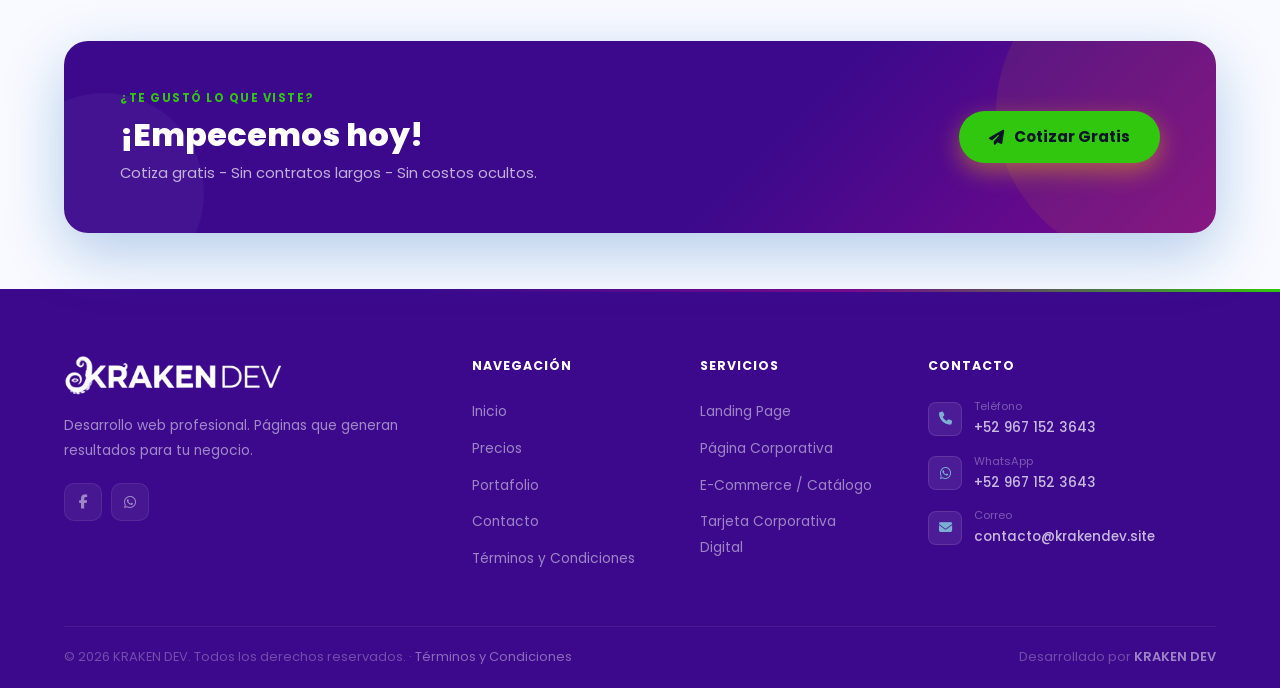
<file: portafolio.html>
﻿<!doctype html>
<html lang="es">
  <head>
    <!-- Google tag (gtag.js) -->
    <script
      async
      src="https://www.googletagmanager.com/gtag/js?id=G-MGMCMV5EX7"
    ></script>
    <script>
      window.dataLayer = window.dataLayer || [];
      function gtag() {
        dataLayer.push(arguments);
      }
      gtag("js", new Date());

      gtag("config", "G-MGMCMV5EX7");
    </script>
    <meta charset="UTF-8" />
    <meta name="viewport" content="width=device-width, initial-scale=1.0" />

    <title>Portafolio de Diseño Web para Negocios en México | Kraken Dev</title>
    <meta
      name="description"
      content="Mira los sitios web creados por Kraken Dev para negocios en México y EE. UU. Landing pages, tiendas en línea y páginas empresariales enfocadas en resultados reales."
    />
    <meta
      name="keywords"
      content="portafolio diseño web México, ejemplos páginas web para negocios, Kraken Dev, landing pages creadas, tiendas en línea diseñadas, desarrollo web profesional"
    />
    <meta name="robots" content="index, follow" />
    <link rel="canonical" href="https://krakendev.site/portafolio.html" />

    <!-- Open Graph / Facebook -->
    <meta property="og:type" content="website" />
    <meta property="og:url" content="https://krakendev.site/portafolio.html" />
    <meta
      property="og:title"
      content="Portafolio de Diseño Web para Negocios en México | Kraken Dev"
    />
    <meta
      property="og:description"
      content="Proyectos reales con resultados reales. Explora nuestras landing pages, tiendas en línea y sitios empresariales."
    />
    <meta
      property="og:image"
      content="https://krakendev.site/assets/img/ogg2.webp"
    />
    <meta property="og:image:width" content="1200" />
    <meta property="og:image:height" content="630" />
    <meta property="og:locale" content="es_MX" />
    <meta property="og:site_name" content="Kraken Dev" />

    <!-- Twitter -->
    <meta name="twitter:card" content="summary_large_image" />
    <meta name="twitter:url" content="https://krakendev.site/portafolio.html" />
    <meta
      name="twitter:title"
      content="Portafolio de Diseño Web para Negocios | Kraken Dev"
    />
    <meta
      name="twitter:description"
      content="Landing pages, tiendas en línea y páginas empresariales en México y EE. UU. Trabajo real, resultados reales."
    />
    <meta
      name="twitter:image"
      content="https://krakendev.site/assets/img/ogg2.webp"
    />
    <meta name="theme-color" content="#3C098C" />

    <!-- Favicons -->
    <link rel="icon" type="image/x-icon" href="assets/img/favicon.webp" />
    <link
      rel="icon"
      type="image/png"
      sizes="32x32"
      href="https://krakendev.site/assets/img/favicon-32x32.webp"
    />
    <link
      rel="icon"
      type="image/png"
      sizes="192x192"
      href="https://krakendev.site/assets/img/icon.webp"
    />
    <link
      rel="apple-touch-icon"
      href="https://krakendev.site/assets/img/favicon.webp"
    />

    <!-- Estilos -->
    <link rel="stylesheet" href="assets/css/portafolio.css" />
    <link rel="preconnect" href="https://fonts.googleapis.com" />
    <link rel="preconnect" href="https://fonts.gstatic.com" crossorigin />
    <link
      href="https://fonts.googleapis.com/css2?family=Poppins:wght@400;500;600;700;800;900&display=swap"
      rel="stylesheet"
    />
    <link
      rel="stylesheet"
      href="https://cdnjs.cloudflare.com/ajax/libs/font-awesome/6.5.0/css/all.min.css"
    />
  </head>
  <body>
    <!-- NAVBAR -->
    <nav id="navbar">
      <div class="nav-container">
        <a class="nav-logo" href="index.html">
          <img
            src="assets/img/icon.webp"
            alt="KRAKEN DEV"
            onerror="
              this.style.display = 'none';
              this.nextElementSibling.style.display = 'block';
            "
          />
          <span class="logo-fallback">KRAKEN DEV</span>
        </a>
        <ul class="nav-links" id="nav-links">
          <li class="mobile-menu-header">
            <span class="mobile-brand">KRAKEN DEVELOPER</span>
          </li>
          <li>
            <a class="nav-link" href="index.html"
              ><i class="fas fa-house"></i><span>Inicio</span></a
            >
          </li>
          <li>
            <a class="nav-link" href="precios.html"
              ><i class="fas fa-tag"></i><span>Costos</span></a
            >
          </li>
          <li>
            <a class="nav-link active" href="portafolio.html"
              ><i class="fas fa-images"></i><span>Portafolio</span></a
            >
          </li>
          <li>
            <a class="nav-link" href="contacto.html"
              ><i class="fas fa-envelope"></i><span>Contacto</span></a
            >
          </li>
          <li class="mobile-menu-cta">
            <a class="btn-cta-mobile" href="contacto.html"
              ><i class="fas fa-paper-plane"></i> ¡Cotizar!</a
            >
          </li>
          <li class="mobile-menu-footer">
            <div class="mobile-social">
              <a
                href="https://www.facebook.com/profile.php?id=61590165403911"
                target="_blank"
                rel="noopener"
                aria-label="Facebook"
                ><i class="fab fa-facebook-f"></i
              ></a>
              <a href="mailto:contacto@krakendev.com" aria-label="Correo"
                ><i class="fas fa-envelope"></i
              ></a>
              <a href="tel:+529671523643" aria-label="Teléfono"
                ><i class="fas fa-phone"></i
              ></a>
            </div>
            <span class="mobile-location"
              ><i class="fas fa-globe-americas"></i> México y EE. UU.</span
            >
          </li>
        </ul>
        <div class="nav-actions">
          <a class="btn-cta-nav" href="contacto.html"
            >¡Cotizar sin compromiso!</a
          >
        </div>
        <button class="hamburger" id="hamburger" aria-label="Menú">
          <span></span><span></span><span></span>
        </button>
      </div>
    </nav>
    <div class="nav-overlay" id="nav-overlay"></div>
    <!-- FIN NAVBAR -->

    <!-- PAGE HEADER -->
    <section class="page-header">
      <div class="ph-bg">
        <div class="ph-blob ph-b1"></div>
        <div class="ph-blob ph-b2"></div>
        <div class="ph-grid"></div>
      </div>
      <div class="container">
        <div class="ph-content">
          <span class="section-tag light">Mi trabajo</span>
          <h1 class="ph-title">
            Sitios que <span class="ph-accent">generan resultados</span>
          </h1>
          <p class="ph-sub">Trabajo real para negocios reales en México.</p>
        </div>
      </div>
    </section>

    <!-- ===== FILTER & SEARCH ===== -->
    <section class="filter-sec" id="filterSec">
      <div class="container">
        <div class="filter-bar">
          <div class="filter-search-wrap">
            <i class="fas fa-magnifying-glass"></i>
            <input
              type="text"
              id="portfolioSearch"
              placeholder="Buscar proyecto..."
              autocomplete="off"
            />
            <button class="filter-clear" id="filterClear" aria-label="Limpiar">
              <i class="fas fa-xmark"></i>
            </button>
          </div>
          <div class="filter-pills" id="filterPills">
            <button class="fp active" data-filter="all" id="landing">
              Todos
            </button>
            <button class="fp" data-filter="landing">Landing Page</button>
            <button class="fp" data-filter="corporativa">Empresarial</button>
            <button class="fp" data-filter="ecommerce">E-Commerce</button>
            <button class="fp" data-filter="tarjeta">Tarjeta Digital</button>
          </div>
        </div>
      </div>
    </section>

    <!-- ===== PORTFOLIO GRID ===== -->
    <section class="portfolio-sec section">
      <div class="container">
        <div class="portfolio-grid" id="portfolioGrid">
          <!-- 1: DISEÑADORA + -->
          <div
            class="pf-card reveal"
            data-category="landing"
            data-name="Portafolio de trabajos digitales para freelancer de diseño gráfico"
          >
            <div class="pf-img-wrap">
              <img
                loading="lazy"
                src="assets/img/egpd.webp"
                alt="Portafolio Digital -"
                class="pf-img"
                onerror="this.style.display = 'none'"
              />
              <div class="pf-overlay">
                <a
                  href="https://pablo-webdev.github.io/portafolio-2026/"
                  class="pf-view-btn"
                  target="_blank"
                  rel="noopener"
                  >Ver sitio <i class="fas fa-arrow-up-right-from-square"></i
                ></a>
              </div>
            </div>
            <div class="pf-body">
              <span class="pf-tag pf-tag-landing">Landing Page</span>
              <h3 class="pf-title">E. G. Diseñadora +</h3>
              <p class="pf-desc">
                Landing page para una freelancer de diseño gráfico, con diseño
                moderno y atractivo.
              </p>
            </div>
          </div>

          <!-- 2: LEGALES SCLC -->
          <div
            class="pf-card reveal"
            data-category="corporativa"
            data-name="servicios legales bufete corporativo"
          >
            <div class="pf-img-wrap">
              <img
                loading="lazy"
                src="assets/img/dfl.webp"
                alt="Servicios Legales SCLC"
                class="pf-img"
                onerror="this.style.display = 'none'"
              />
              <div class="pf-overlay">
                <a
                  href="https://pablo-webdev.github.io/legalesclc/index.html"
                  class="pf-view-btn"
                  target="_blank"
                  rel="noopener"
                  >Ver sitio <i class="fas fa-arrow-up-right-from-square"></i
                ></a>
              </div>
            </div>
            <div class="pf-body">
              <span class="pf-tag pf-tag-corp">Empresarial</span>
              <h3 class="pf-title">Servicios Legales SCLC</h3>
              <p class="pf-desc">
                Sitio empresarial para buffet de servicios legales, con
                estructura profesional y multisección.
              </p>
            </div>
          </div>

          <!-- 3: Campaña Electoral -->
          <div
            class="pf-card reveal"
            data-category="landing"
            data-name="plataforma web campaña electoral propuesta politica"
          >
            <div class="pf-img-wrap">
              <img
                loading="lazy"
                src="assets/img/political.webp"
                alt="Plataforma Web Y Campaña Electoral"
                class="pf-img"
                onerror="this.style.display = 'none'"
              />
              <div class="pf-overlay">
                <a
                  href="https://pablo-webdev.github.io/political-master/"
                  class="pf-view-btn"
                  target="_blank"
                  rel="noopener"
                  >Ver sitio <i class="fas fa-arrow-up-right-from-square"></i
                ></a>
              </div>
            </div>
            <div class="pf-body">
              <span class="pf-tag pf-tag-landing">Landing Page</span>
              <h3 class="pf-title">Plataforma Web Y Campaña Electoral</h3>
              <p class="pf-desc">
                Landing page institucional responsiva para comunicación política
                y participación ciudadana. Incluye navegación fluida por
                secciones, modales interactivos para propuestas legislativas y
                canal directo de atención vía WhatsApp.
              </p>
            </div>
          </div>

          <!-- 4: Sergia Torres (TARJETA DIGITAL) -->
          <div
            class="pf-card reveal"
            data-category="tarjeta"
            data-name="tarjeta digital renta de cabañas en San Cristóbal de las Casas, Chiapas"
          >
            <div class="pf-img-wrap">
              <img
                loading="lazy"
                src="assets/img/sergiat.webp"
                alt="Sergia Torres Cabañas – Tarjeta Digital"
                class="pf-img"
                onerror="this.style.display = 'none'"
              />
              <div class="pf-overlay">
                <a
                  href="https://pablo-webdev.github.io/sergiatorres/"
                  class="pf-view-btn"
                  target="_blank"
                  rel="noopener"
                  >Ver sitio <i class="fas fa-arrow-up-right-from-square"></i
                ></a>
              </div>
            </div>
            <div class="pf-body">
              <span class="pf-tag pf-tag-tarjeta">Tarjeta Digital</span>
              <h3 class="pf-title">Cabañas Sergia Torres</h3>
              <p class="pf-desc">
                Tarjeta digital para renta de cabañas en SCLC - Chiapas, con
                diseño optimizado para atraer propectos al sitio web principal.
              </p>
            </div>
          </div>

          <!-- 5: GRUPO FORTA -->
          <div
            class="pf-card reveal"
            data-category="ecommerce"
            data-name="Sitio de insumos industriales para grupo ferretero"
          >
            <div class="pf-img-wrap">
              <img
                loading="lazy"
                src="assets/img/forta.webp"
                alt="Grupo Forta"
                class="pf-img"
                onerror="this.style.display = 'none'"
              />
              <div class="pf-overlay">
                <a
                  href="https://pablo-webdev.github.io/Grupo-Forta-Chiapas/"
                  class="pf-view-btn"
                  target="_blank"
                  rel="noopener"
                  >Ver sitio <i class="fas fa-arrow-up-right-from-square"></i
                ></a>
              </div>
            </div>
            <div class="pf-body">
              <span class="pf-tag pf-tag-ecommerce">E-Commerce</span>
              <h3 class="pf-title">Grupo Forta</h3>
              <p class="pf-desc">
                Catálogo en línea ampliable con insumos industriales, diseño
                moderno en blanco y colores de marca.
              </p>
            </div>
          </div>

          <!-- 7: VIGILAX -->
          <div
            class="pf-card pf-card-wide reveal"
            data-category="landing"
            data-name="sitio de seguridad y videovigilancia vigilax"
          >
            <div class="pf-img-wrap">
              <img
                loading="lazy"
                src="assets/img/security.webp"
                alt="VIGILAX: Servicios de Seguridad y Videovigilancia"
                class="pf-img"
                onerror="this.style.display = 'none'"
              />
              <div class="pf-overlay">
                <a
                  href="https://pablo-webdev.github.io/security/"
                  class="pf-view-btn"
                  target="_blank"
                  rel="noopener"
                  >Ver sitio <i class="fas fa-arrow-up-right-from-square"></i
                ></a>
              </div>
            </div>
            <div class="pf-body">
              <span class="pf-tag pf-tag-landing">Landing Page</span>
              <h3 class="pf-title">VIGILAX</h3>
              <p class="pf-desc">
                Sitio informativo para empresa de seguridad y videovigilancia en
                México, con diseño oscuro y sobrio.
              </p>
              <div class="pf-wide-meta">
                <span
                  ><i class="fas fa-globe"></i
                  >pablo-webdev.github.io/security/</span
                >
                <span><i class="fas fa-language"></i> Español</span>
                <span
                  ><i class="fas fa-hard-hat"></i> Seguridad ·
                  Videovigilancia</span
                >
              </div>
              <a
                href="https://pablo-webdev.github.io/security/"
                class="pf-wide-btn"
                target="_blank"
                rel="noopener"
              >
                Ver sitio <i class="fas fa-arrow-up-right-from-square"></i>
              </a>
            </div>
          </div>

          <!-- 8: Aluminios -->
          <div
            class="pf-card reveal"
            data-category="landing"
            data-name="Aluminios y Cristales"
          >
            <div class="pf-img-wrap">
              <img
                loading="lazy"
                src="assets/img/alum.webp"
                alt="Aluminios y Cristales"
                class="pf-img"
                onerror="this.style.display = 'none'"
              />
              <div class="pf-overlay">
                <a
                  href="https://pablo-webdev.github.io/asur-aluminios/"
                  class="pf-view-btn"
                  target="_blank"
                  rel="noopener"
                  >Ver sitio <i class="fas fa-arrow-up-right-from-square"></i
                ></a>
              </div>
            </div>
            <div class="pf-body">
              <span class="pf-tag pf-tag-landing">Landing Page</span>
              <h3 class="pf-title">ASUR Aluminios</h3>
              <p class="pf-desc">
                Landing page para servicio de vidriería, cancelería y aluminios,
                con diseño moderno y elegante.
              </p>
            </div>
          </div>

          <!-- 9: Cabañas SC-->
          <div
            class="pf-card reveal"
            data-category="corporativa"
            data-name="vacaciones renta departamento en San Cristóbal de las Casas, Chiapas"
          >
            <div class="pf-img-wrap">
              <img
                loading="lazy"
                src="assets/img/cabanas.webp"
                alt="Sunset &amp; Sea"
                class="pf-img"
                onerror="this.style.display = 'none'"
              />
              <div class="pf-overlay">
                <a
                  href="https://pablo-webdev.github.io/cabanas/"
                  class="pf-view-btn"
                  target="_blank"
                  rel="noopener"
                  >Ver sitio <i class="fas fa-arrow-up-right-from-square"></i
                ></a>
              </div>
            </div>
            <div class="pf-body">
              <span class="pf-tag pf-tag-corp">Empresarial</span>
              <h3 class="pf-title">Soles de San Cristóbal</h3>
              <p class="pf-desc">
                Sitio informativo para renta de departamentos vacacionales en
                San Cristóbal de las Casas, estética oscura y elegante.
              </p>
            </div>
          </div>

          <!-- 10: DAS -->
          <div
            class="pf-card reveal"
            data-category="landing"
            data-name="distribuidora acuatica peces mayoreo das"
          >
            <div class="pf-img-wrap">
              <img
                loading="lazy"
                src="assets/img/DAS-LG.webp"
                alt="DAS Distribuidora Acuática Del Sureste"
                class="pf-img"
                onerror="this.style.display = 'none'"
              />
              <div class="pf-overlay">
                <a
                  href="https://dasmayoreo.com/"
                  class="pf-view-btn"
                  target="_blank"
                  rel="noopener"
                  >Ver sitio <i class="fas fa-arrow-up-right-from-square"></i
                ></a>
              </div>
            </div>
            <div class="pf-body">
              <span class="pf-tag pf-tag-landing">Landing Page</span>
              <h3 class="pf-title">DAS Distribuidora Acuática Del Sureste</h3>
              <p class="pf-desc">
                Landing page para venta mayorista de peces de ornato que aborda
                todos los aspectos de la empresa, desde su historia hasta su
                catálogo de productos y su logística.
              </p>
            </div>
          </div>

          <!-- 11: IMDSUR (Tarjeta) -->
          <div
            class="pf-card reveal"
            data-category="tarjeta"
            data-name="tarjeta digital corporativa IMDSUR insumos médicos"
          >
            <div class="pf-img-wrap">
              <img
                loading="lazy"
                src="assets/img/imdsur.webp"
                alt="Mockup de tarjeta de presentación digital responsiva para la empresa IMDSUR mostrada en la pantalla de un celular."
                class="pf-img"
                onerror="this.style.display = 'none'"
              />
              <div class="pf-overlay">
                <a
                  href="https://pablo-webdev.github.io/IMDSUR/"
                  class="pf-view-btn"
                  target="_blank"
                  rel="noopener"
                  >Ver sitio <i class="fas fa-arrow-up-right-from-square"></i
                ></a>
              </div>
            </div>
            <div class="pf-body">
              <span class="pf-tag pf-tag-tarjeta">Tarjeta Digital</span>
              <h3 class="pf-title">IMDSUR</h3>
              <p class="pf-desc">
                Desarrollo de una tarjeta de presentación web responsiva y ultra
                rápida creada con HTML, CSS y JS. Diseñada para optimizar la
                captación de clientes mediante la descarga nativa de contacto
                (vCard), integración directa con WhatsApp y geolocalización.
                Ideal como herramienta de networking móvil.
              </p>
            </div>
          </div>

          <!-- 13: Armonizando T 
          <div
            class="pf-card reveal"
            data-category="ecommerce"
            data-name="terapeutas bienestar salud armonizando"
          >
            <div class="pf-img-wrap">
              <img loading="lazy" 
                src="assets/img/armonizandot.webp"
                alt="Armonizando T"
                class="pf-img"
                onerror="this.style.display = 'none'"
              />
              <div class="pf-overlay">
                <a
                  href="https://armonizandot.site/"
                  class="pf-view-btn"
                  target="_blank"
                  rel="noopener"
                  >Ver sitio <i class="fas fa-arrow-up-right-from-square"></i
                ></a>
              </div>
            </div>
            <div class="pf-body">
              <span class="pf-tag pf-tag-ecommerce">Catálogo</span>
              <h3 class="pf-title">Armonizando T</h3>
              <p class="pf-desc">
                Catálogo de terapeutas especializados agrupados en un solo
                sitio, diseño reconfortante y cálido.
              </p>
            </div>
          </div> -->

          <!-- 17: Dj, luz y sonido -->
          <div
            class="pf-card reveal"
            data-category="landing"
            data-name="Dj, luz y sonido. Cobertura de fiestas y eventos."
          >
            <div class="pf-img-wrap">
              <img
                loading="lazy"
                src="assets/img/dj.webp"
                alt="Dj, luz y sonido"
                class="pf-img"
                onerror="this.style.display = 'none'"
              />
              <div class="pf-overlay">
                <a
                  href="https://pablo-webdev.github.io/eventos/"
                  class="pf-view-btn"
                  target="_blank"
                  rel="noopener"
                  >Ver sitio <i class="fas fa-arrow-up-right-from-square"></i
                ></a>
              </div>
            </div>
            <div class="pf-body">
              <span class="pf-tag pf-tag-landing">Landing Page</span>
              <h3 class="pf-title">Dj, luz y sonido</h3>
              <p class="pf-desc">
                Landing page para servicios de iluminación profesional,
                cobertura de eventos y fiestas, con diseño moderno y elegante.
              </p>
            </div>
          </div>

          <!-- 14: Spy Portech 
          <div
            class="pf-card pf-card-wide reveal"
            data-category="ecommerce"
            data-name="equipos vigilancia seguridad espia spyportech"
          >
            <div class="pf-img-wrap">
              <img loading="lazy" 
                src="assets/img/spyportech.webp"
                alt="Spy Portech"
                class="pf-img"
                onerror="this.style.display = 'none'"
              />
              <div class="pf-overlay">
                <a
                  href="https://spyportech.site/"
                  class="pf-view-btn"
                  target="_blank"
                  rel="noopener"
                  >Ver sitio <i class="fas fa-arrow-up-right-from-square"></i
                ></a>
              </div>
            </div>
            <div class="pf-body">
              <span class="pf-tag pf-tag-ecommerce">Catálogo</span>
              <h3 class="pf-title">Spy Portech</h3>
              <p class="pf-desc">
                Catálogo de equipos de vigilancia y seguridad para hogar y
                empresa. Diseño impactante en rojo y negro, navegación por
                categorías y fichas técnicas de productos.
              </p>
              <div class="pf-wide-meta">
                <span><i class="fas fa-globe"></i> spyportech.site</span>
                <span><i class="fas fa-camera"></i> Equipos de vigilancia</span>
                <span><i class="fas fa-palette"></i> Rojo · Negro</span>
              </div>
              <a
                href="https://spyportech.site/"
                class="pf-wide-btn"
                target="_blank"
                rel="noopener"
              >
                Ver sitio <i class="fas fa-arrow-up-right-from-square"></i>
              </a>
            </div>
          </div>-->

          <!-- 15: Quien Pongo Mi Mesa? 
          <div
            class="pf-card reveal"
            data-category="ecommerce"
            data-name="brincolines fiestas renta quien pongo mesa"
          >
            <div class="pf-img-wrap">
              <img loading="lazy" 
                src="assets/img/quienpongomimesa.webp"
                alt="¿Quién Pongo Mi Mesa?"
                class="pf-img"
                onerror="this.style.display = 'none'"
              />
              <div class="pf-overlay">
                <a
                  href="https://quienpongomimesa.site/"
                  class="pf-view-btn"
                  target="_blank"
                  rel="noopener"
                  >Ver sitio <i class="fas fa-arrow-up-right-from-square"></i
                ></a>
              </div>
            </div>
            <div class="pf-body">
              <span class="pf-tag pf-tag-ecommerce">Catálogo</span>
              <h3 class="pf-title">¿Quién Pongo Mi Mesa?</h3>
              <p class="pf-desc">
                Catálogo de renta de brincolines y artículos para fiestas,
                estética divertida y muy colorida.
              </p>
            </div>
          </div>-->

          <!-- 16: VIAJES -->
          <div
            class="pf-card reveal"
            data-category="corporativa"
            data-name="Selva Tours - tours turismo renta viajes"
          >
            <div class="pf-img-wrap">
              <img
                loading="lazy"
                src="assets/img/viajes.webp"
                alt="Selva Tours"
                class="pf-img"
                onerror="this.style.display = 'none'"
              />
              <div class="pf-overlay">
                <a
                  href="https://pablo-webdev.github.io/viajes/index.html"
                  class="pf-view-btn"
                  target="_blank"
                  rel="noopener"
                  >Ver sitio <i class="fas fa-arrow-up-right-from-square"></i
                ></a>
              </div>
            </div>
            <div class="pf-body">
              <span class="pf-tag pf-tag-corp">Empresarial</span>
              <h3 class="pf-title">Selva Tours - Chiapas</h3>
              <p class="pf-desc">
                Sitio de turismo, viajes y rentas de transporte para explorar
                Chiapas
              </p>
            </div>
          </div>

          <!-- 18: RIVERA & Asociados -->
          <div
            class="pf-card reveal"
            data-category="landing"
            data-name="abogados juridico Rivera y asociados juristas"
          >
            <div class="pf-img-wrap">
              <img
                loading="lazy"
                src="assets/img/rivera.webp"
                alt="RIVERA &amp; Asociados"
                class="pf-img"
                onerror="this.style.display = 'none'"
              />
              <div class="pf-overlay">
                <a
                  href="https://pablo-webdev.github.io/rivera/"
                  class="pf-view-btn"
                  target="_blank"
                  rel="noopener"
                  >Ver sitio <i class="fas fa-arrow-up-right-from-square"></i
                ></a>
              </div>
            </div>
            <div class="pf-body">
              <span class="pf-tag pf-tag-landing">Landing Page</span>
              <h3 class="pf-title">RIVERA &amp; Asociados</h3>
              <p class="pf-desc">
                Landing page para bufete de abogados con estructura específica,
                diseño limpio y formal en tonos claros.
              </p>
            </div>
          </div>
        </div>

        <!-- No results -->
        <div class="pf-empty" id="pfEmpty">
          <i class="fas fa-magnifying-glass"></i>
          <p>No se encontraron proyectos con ese criterio.</p>
          <button class="pf-empty-reset" id="pfEmptyReset">Ver todos</button>
        </div>
      </div>
    </section>

    <!-- ===== CTA ===== -->
    <section class="cta-strip">
      <div class="container">
        <div class="cta-box reveal">
          <div class="cta-box-left">
            <p class="cta-box-tag">¿Te gustó lo que viste?</p>
            <h2 class="cta-box-title">¡Empecemos hoy!</h2>
            <p class="cta-box-sub">
              Cotiza gratis - Sin contratos largos - Sin costos ocultos.
            </p>
          </div>
          <a class="cta-box-btn" href="contacto.html">
            <i class="fas fa-paper-plane"></i> Cotizar Gratis
          </a>
        </div>
      </div>
    </section>

    <!-- FOOTER -->
    <footer>
      <div class="footer-top-bar"></div>
      <div class="container">
        <div class="footer-grid">
          <!-- Brand -->
          <div class="footer-brand">
            <img
              loading="lazy"
              src="assets/img/icon.webp"
              alt="KRAKEN DEV"
              class="footer-logo"
              onerror="
                this.style.display = 'none';
                this.nextElementSibling.style.display = 'block';
              "
            />
            <span class="footer-logo-text">KRAKEN DEV</span>
            <p>
              Desarrollo web profesional. Páginas que generan resultados para tu
              negocio.
            </p>
            <div class="social-links">
              <a
                href="https://www.facebook.com/profile.php?id=61590165403911"
                target="_blank"
                rel="noopener"
                aria-label="Facebook"
                ><i class="fab fa-facebook-f"></i
              ></a>
              <a
                href="https://wa.me/529671523643?text=Hola%2C%20me%20interesa%20cotizar%20una%20p%C3%A1gina%20web."
                aria-label="WhatsApp"
                target="_blank"
                rel="noopener"
                ><i class="fab fa-whatsapp"></i
              ></a>
            </div>
          </div>

          <!-- Navigation -->
          <div class="footer-col">
            <h4>Navegación</h4>
            <ul>
              <li><a href="index.html">Inicio</a></li>
              <li><a href="precios.html">Precios</a></li>
              <li><a href="portafolio.html">Portafolio</a></li>
              <li><a href="contacto.html">Contacto</a></li>
              <li><a href="terms.html">Términos y Condiciones</a></li>
            </ul>
          </div>

          <!-- Services -->
          <div class="footer-col">
            <h4>Servicios</h4>
            <ul>
              <li>
                <a href="portafolio.html?filtro=landing#filterSec"
                  >Landing Page</a
                >
              </li>
              <li>
                <a href="portafolio.html?filtro=corporativa#filterSec"
                  >Página Corporativa</a
                >
              </li>
              <li>
                <a href="portafolio.html?filtro=ecommerce#filterSec"
                  >E-Commerce / Catálogo</a
                >
              </li>
              <li>
                <a href="portafolio.html?filtro=tarjeta#filterSec"
                  >Tarjeta Corporativa Digital</a
                >
              </li>
            </ul>
          </div>

          <!-- Contact -->
          <div class="footer-col">
            <h4>Contacto</h4>
            <div class="footer-contact-items">
              <a href="tel:+529671523643" class="fci">
                <div class="fci-icon"><i class="fas fa-phone"></i></div>
                <div>
                  <span class="fci-label">Teléfono</span>
                  <span class="fci-val">+52 967 152 3643</span>
                </div>
              </a>
              <a
                href="https://wa.me/529671523643?text=Hola%2C%20me%20interesa%20cotizar%20una%20p%C3%A1gina%20web."
                class="fci"
                target="_blank"
                rel="noopener"
              >
                <div class="fci-icon fci-icon-wa">
                  <i class="fab fa-whatsapp"></i>
                </div>
                <div>
                  <span class="fci-label">WhatsApp</span>
                  <span class="fci-val">+52 967 152 3643</span>
                </div>
              </a>
              <a href="mailto:contacto@krakendev.site" class="fci">
                <div class="fci-icon"><i class="fas fa-envelope"></i></div>
                <div>
                  <span class="fci-label">Correo</span>
                  <span class="fci-val">contacto@krakendev.site</span>
                </div>
              </a>
            </div>
          </div>
        </div>

        <div class="footer-bottom">
          <p>
            © 2026 KRAKEN DEV. Todos los derechos reservados. ·
            <a href="terms.html" style="color: rgba(255, 255, 255, 0.4)"
              >Términos y Condiciones</a
            >
          </p>
          <p>Desarrollado por <strong>KRAKEN DEV</strong></p>
        </div>
      </div>
    </footer>

    <!-- FLOATING WHATSAPP -->
    <div class="wa-float" id="waFloat">
      <div class="wa-ring"></div>
      <div class="wa-ring wa-ring-2"></div>
      <a
        href="https://wa.me/529671523643?text=Hola%2C%20me%20interesa%20cotizar%20una%20p%C3%A1gina%20web."
        class="wa-btn"
        target="_blank"
        rel="noopener"
        aria-label="Contáctanos por WhatsApp"
      >
        <span class="wa-icon-wrap"><i class="fab fa-whatsapp"></i></span>
        <span class="wa-text-wrap">
          <span class="wa-status"
            ><span class="wa-dot"></span>En línea ahora</span
          >
          <span class="wa-action">Escríbeme</span>
        </span>
        <span class="wa-shine"></span>
      </a>
    </div>

    <!-- Scripts -->
    <script src="assets/js/portafolio.js"></script>

    <!-- filtro del footer -->
    <script>
      document.addEventListener("DOMContentLoaded", () => {
        const urlParams = new URLSearchParams(window.location.search);
        const filtroParam = urlParams.get("filtro");

        if (filtroParam) {
          const botonFiltro = document.querySelector(
            `.fp[data-filter="${filtroParam}"]`,
          );

          if (botonFiltro) {
            botonFiltro.click();
          }
        }
      });
    </script>
  </body>
</html>
</file>
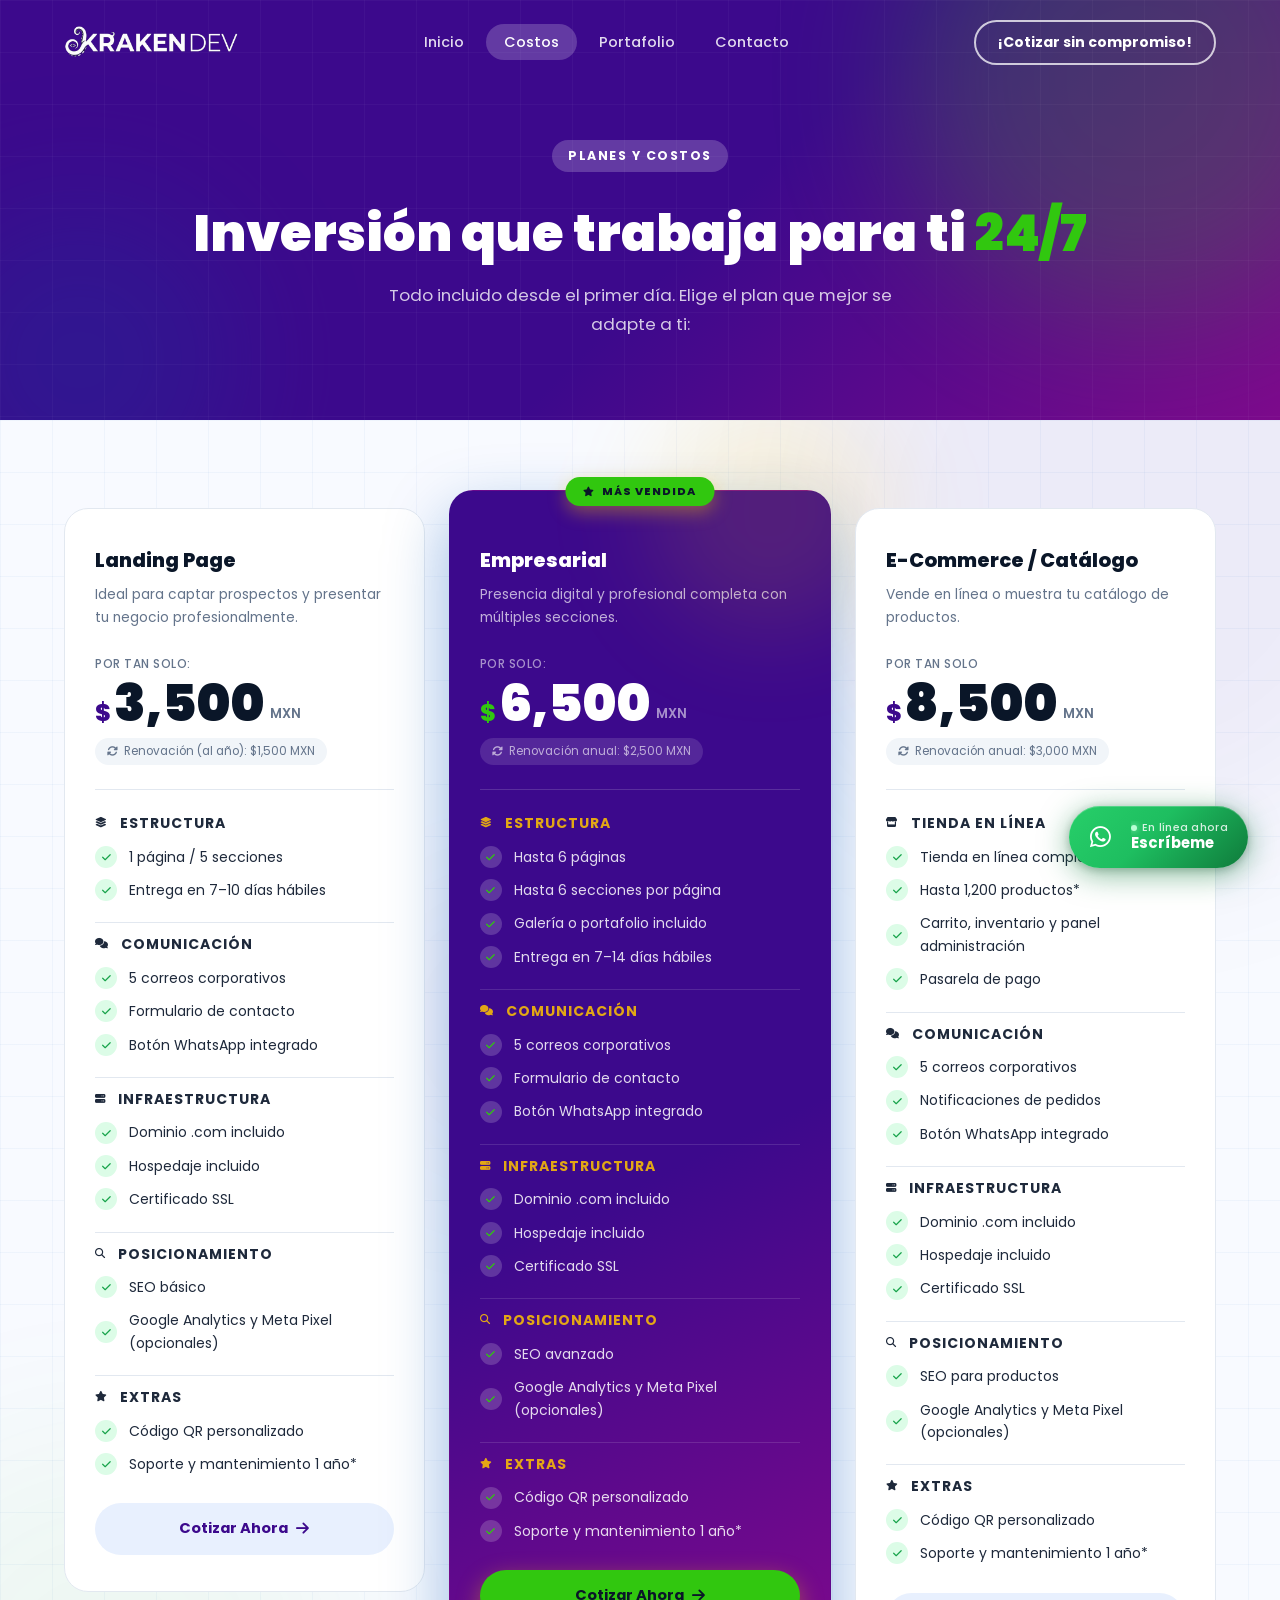
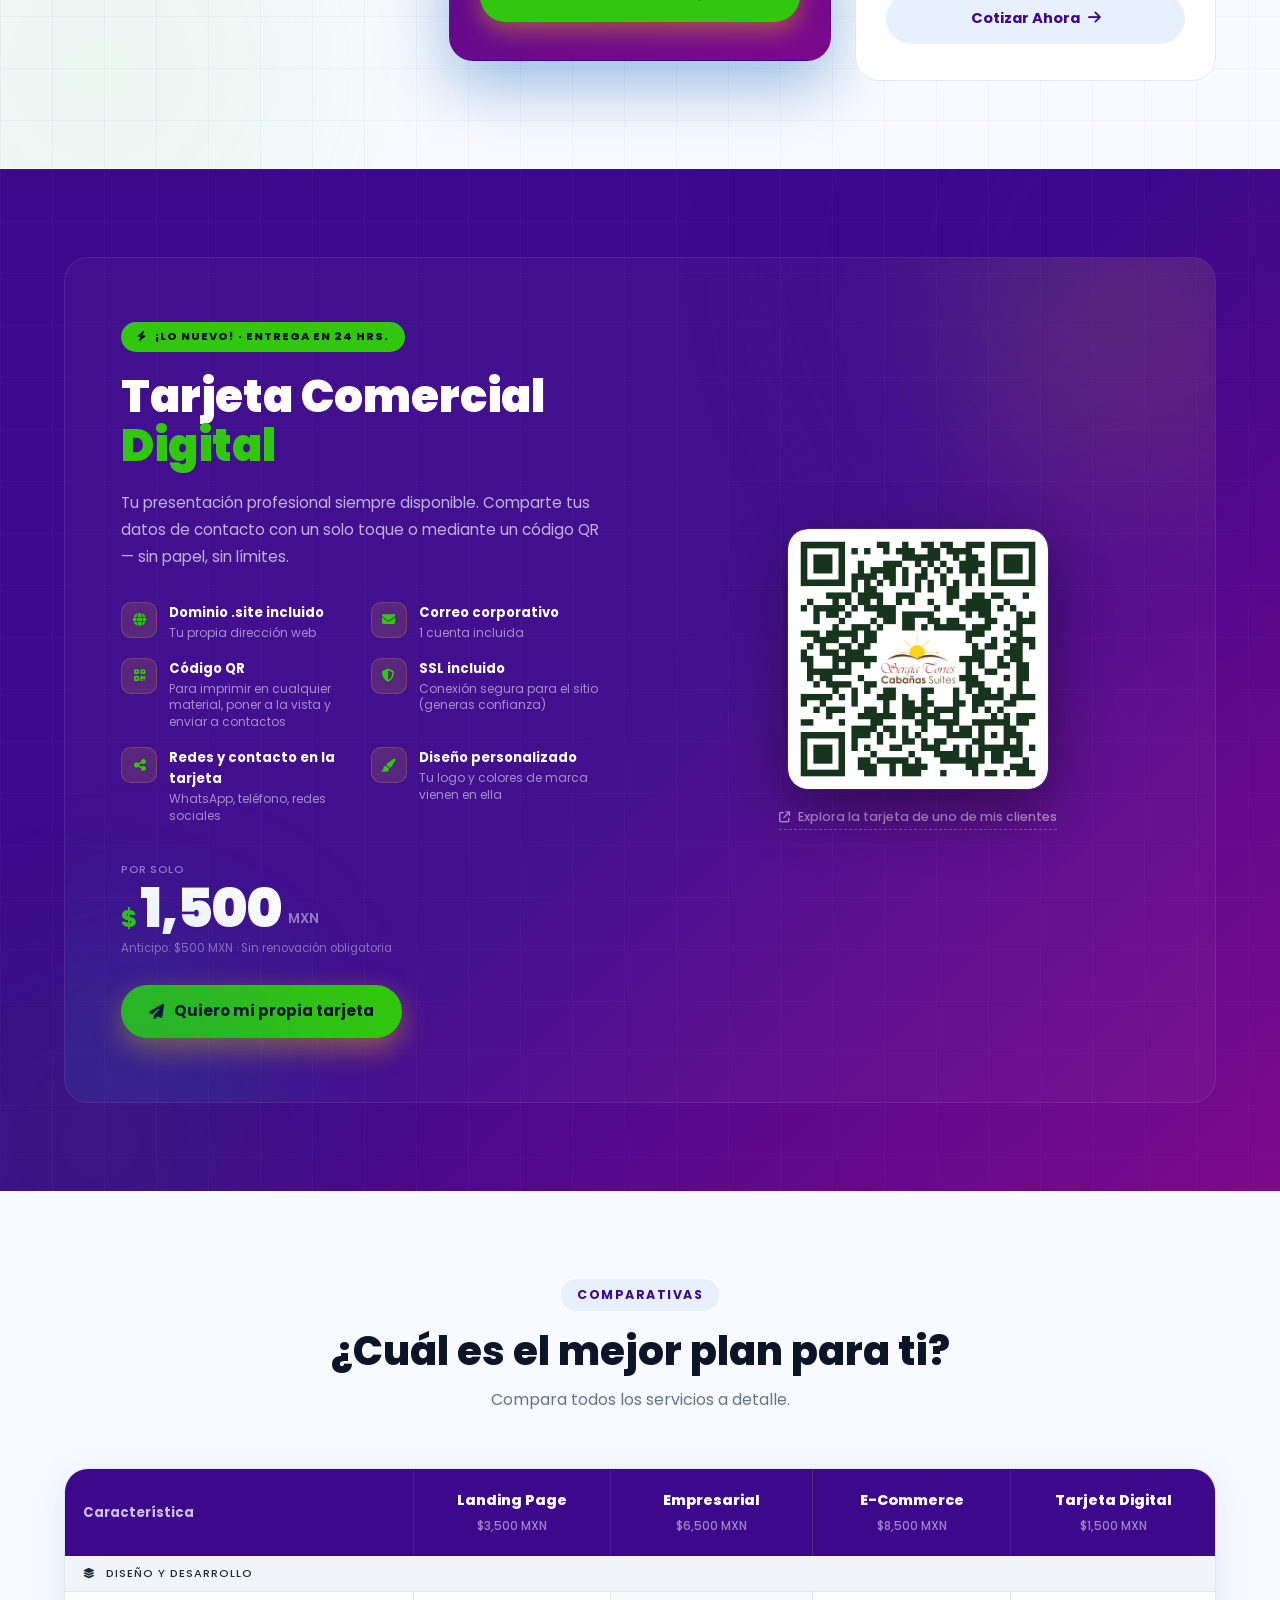
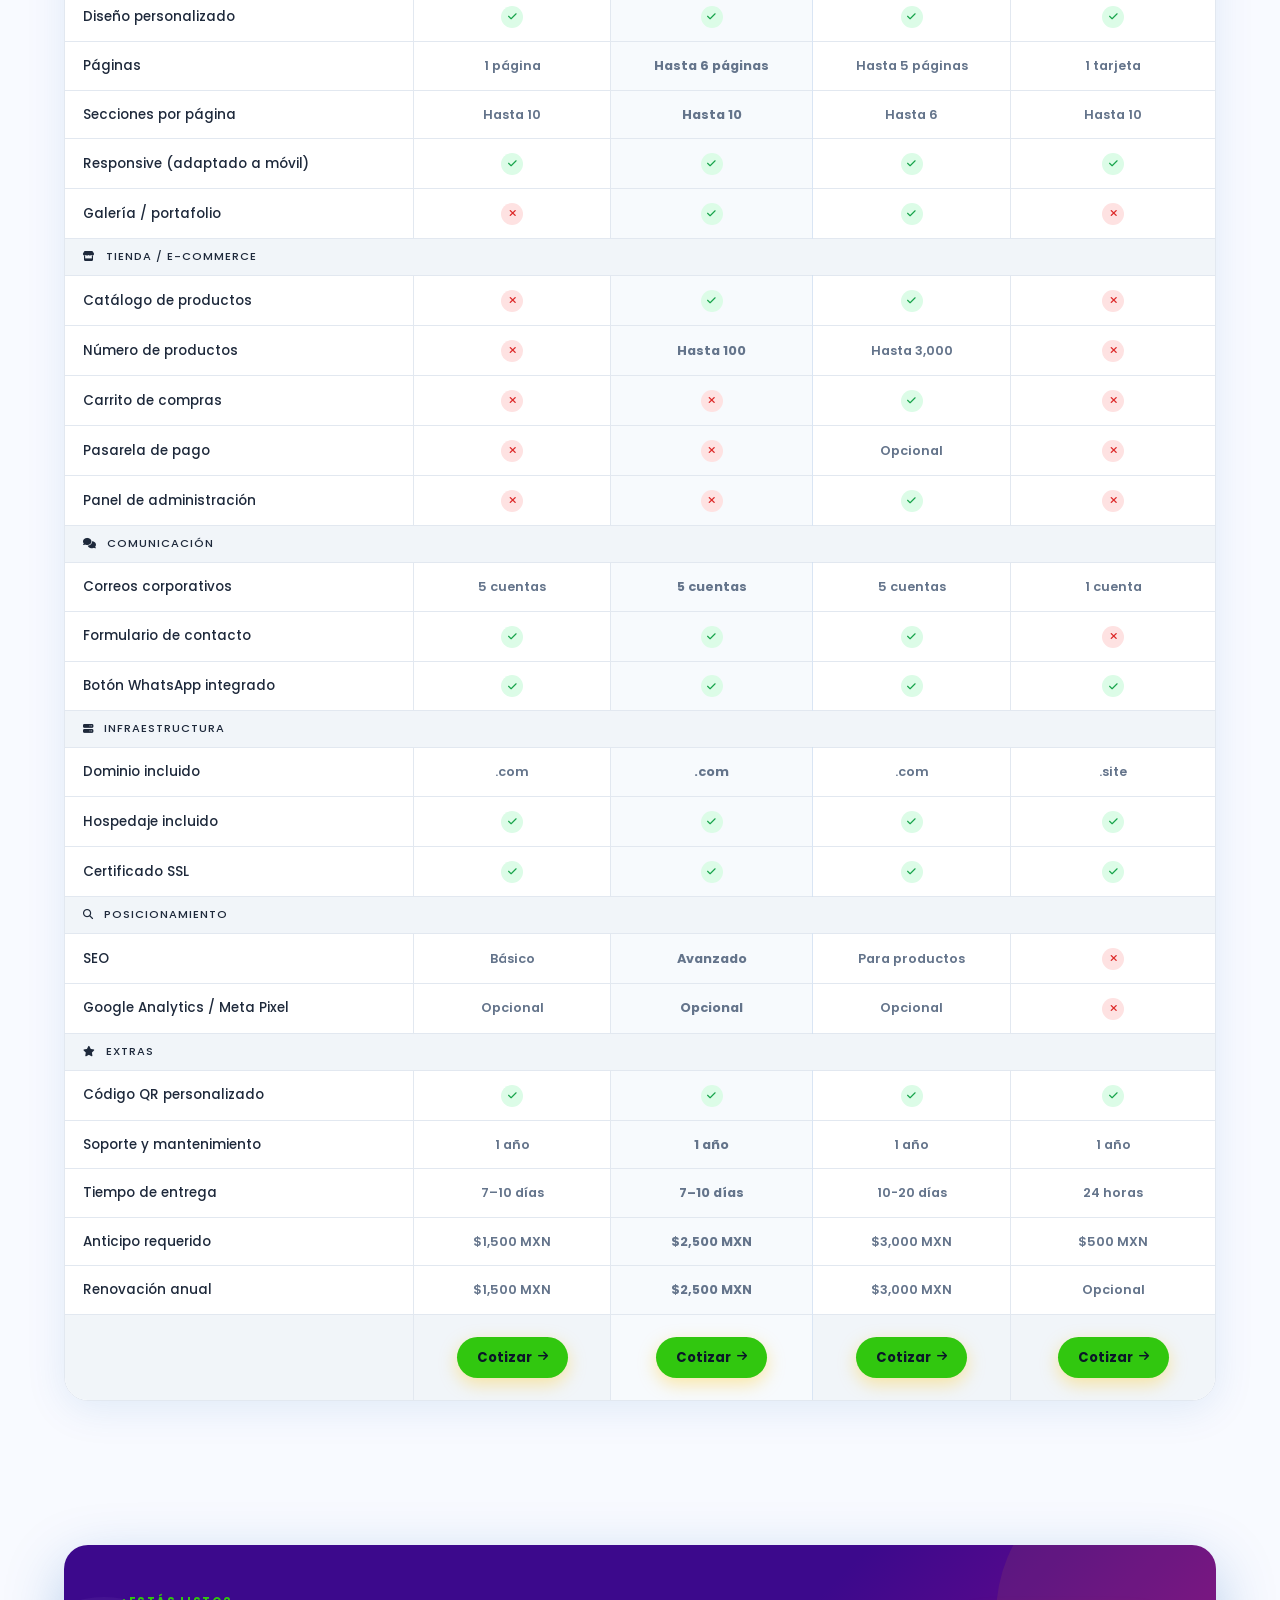
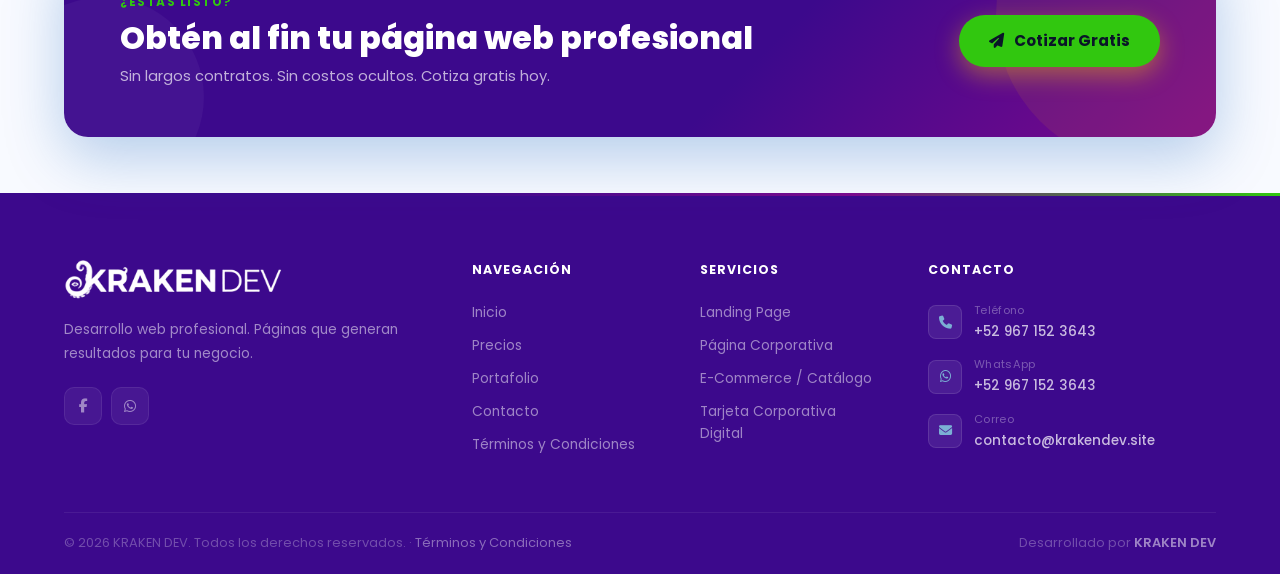
<file: precios.html>
﻿<!doctype html>
<html lang="es">
  <head>
    <!-- Google tag (gtag.js) -->
    <script
      async
      src="https://www.googletagmanager.com/gtag/js?id=G-MGMCMV5EX7"
    ></script>
    <script>
      window.dataLayer = window.dataLayer || [];
      function gtag() {
        dataLayer.push(arguments);
      }
      gtag("js", new Date());

      gtag("config", "G-MGMCMV5EX7");
    </script>
    <meta charset="UTF-8" />
    <meta name="viewport" content="width=device-width, initial-scale=1.0" />

    <!-- SEO primario -->
    <title>Precios de Páginas Web y Planes de Diseño | KRAKEN DEV</title>
    <meta
      name="description"
      content="Conoce nuestros precios de páginas web profesionales. Landing pages desde $3,500 MXN, sitios corporativos y tiendas en línea con todo incluido. ¡Cotiza hoy!"
    />
    <meta
      name="keywords"
      content="precios páginas web México, costo de un sitio web, diseño web precios Chiapas, landing page precio, cuanto cuesta una tienda en línea, KRAKEN DEV costos"
    />
    <meta name="author" content="KRAKEN DEV" />
    <meta name="robots" content="index, follow" />
    <link rel="canonical" href="https://krakendev.site/precios.html" />

    <!-- Open Graph (Facebook, WhatsApp, LinkedIn) -->
    <meta property="og:type" content="website" />
    <meta property="og:url" content="https://krakendev.site/precios.html" />
    <meta
      property="og:title"
      content="Precios de Páginas Web y Planes de Diseño | KRAKEN DEV"
    />
    <meta
      property="og:description"
      content="Conoce nuestros precios de páginas web profesionales. Landing pages desde $3,500 MXN, sitios corporativos y tiendas en línea con todo incluido. ¡Cotiza hoy!"
    />
    <meta
      property="og:image"
      content="https://krakendev.site/assets/img/ogg2.webp"
    />
    <meta property="og:image:width" content="1200" />
    <meta property="og:image:height" content="630" />
    <meta property="og:locale" content="es_MX" />
    <meta property="og:site_name" content="KRAKEN DEV" />

    <!-- Twitter / X Card -->
    <meta name="twitter:card" content="summary_large_image" />
    <meta name="twitter:url" content="https://krakendev.site/precios.html" />
    <meta
      name="twitter:title"
      content="Precios de Páginas Web y Planes de Diseño | KRAKEN DEV"
    />
    <meta
      name="twitter:description"
      content="Planes de diseño web desde $3,500 MXN. Landing pages, sitios corporativos y tiendas en línea."
    />
    <meta
      name="twitter:image"
      content="https://krakendev.site/assets/img/ogg2.webp"
    />

    <!-- Color de tema (barra del navegador en móvil) -->
    <meta name="theme-color" content="#3C098C" />

    <!-- Favicon -->
    <link rel="icon" type="image/x-icon" href="assets/img/favicon.webp" />
    <link
      rel="icon"
      type="image/png"
      sizes="32x32"
      href="https://krakendev.site/assets/img/favicon-32x32.webp"
    />
    <link
      rel="apple-touch-icon"
      href="https://krakendev.site/assets/img/favicon.webp"
    />

    <!-- Organization schema para logo en Google -->
    <script type="application/ld+json">
      {
        "@context": "https://schema.org",
        "@type": "Organization",
        "name": "KRAKEN DEV",
        "url": "https://krakendev.site",
        "logo": "https://krakendev.site/assets/img/icon.webp"
      }
    </script>

    <!-- Estilos, Fuentes e Iconos -->
    <link rel="stylesheet" href="assets/css/precios.css" />
    <link rel="preconnect" href="https://fonts.googleapis.com" />
    <link rel="preconnect" href="https://fonts.gstatic.com" crossorigin />
    <link
      href="https://fonts.googleapis.com/css2?family=Poppins:wght@400;500;600;700;800;900&display=swap"
      rel="stylesheet"
    />
    <!-- FontAwesome corregido con CDN oficial seguro -->
    <link
      rel="stylesheet"
      href="https://cdnjs.cloudflare.com/ajax/libs/font-awesome/6.5.0/css/all.min.css"
    />
  </head>
  <body>
    <!-- NAVBAR -->
    <nav id="navbar">
      <div class="nav-container">
        <a class="nav-logo" href="index.html">
          <img
            src="assets/img/icon.webp"
            alt="KRAKEN DEV"
            onerror="
              this.style.display = 'none';
              this.nextElementSibling.style.display = 'block';
            "
          />
          <span class="logo-fallback">KRAKEN DEV</span>
        </a>
        <ul class="nav-links" id="nav-links">
          <li class="mobile-menu-header">
            <span class="mobile-brand">KRAKEN DEVELOPER</span>
          </li>
          <li>
            <a class="nav-link" href="index.html"
              ><i class="fas fa-house"></i><span>Inicio</span></a
            >
          </li>
          <li>
            <a class="nav-link active" href="precios.html"
              ><i class="fas fa-tag"></i><span>Costos</span></a
            >
          </li>
          <li>
            <a class="nav-link" href="portafolio.html"
              ><i class="fas fa-images"></i><span>Portafolio</span></a
            >
          </li>
          <li>
            <a class="nav-link" href="contacto.html"
              ><i class="fas fa-envelope"></i><span>Contacto</span></a
            >
          </li>
          <li class="mobile-menu-cta">
            <a class="btn-cta-mobile" href="contacto.html"
              ><i class="fas fa-paper-plane"></i> ¡Cotizar!</a
            >
          </li>
          <li class="mobile-menu-footer">
            <div class="mobile-social">
              <a
                href="https://www.facebook.com/profile.php?id=61590165403911"
                target="_blank"
                rel="noopener"
                aria-label="Facebook"
                ><i class="fab fa-facebook-f"></i
              ></a>
              <a href="mailto:contacto@krakendev.site" aria-label="Correo"
                ><i class="fas fa-envelope"></i
              ></a>
              <a href="tel:+529671523643" aria-label="Teléfono"
                ><i class="fas fa-phone"></i
              ></a>
            </div>
            <span class="mobile-location"
              ><i class="fas fa-globe-americas"></i> México y EE. UU.</span
            >
          </li>
        </ul>
        <div class="nav-actions">
          <a class="btn-cta-nav" href="contacto.html"
            >¡Cotizar sin compromiso!</a
          >
        </div>
        <button class="hamburger" id="hamburger" aria-label="Menú">
          <span></span><span></span><span></span>
        </button>
      </div>
    </nav>
    <div class="nav-overlay" id="nav-overlay"></div>
    <!-- FIN NAVBAR -->

    <!-- PAGE HEADER -->
    <section class="page-header">
      <div class="ph-bg">
        <div class="ph-blob ph-b1"></div>
        <div class="ph-blob ph-b2"></div>
        <div class="ph-grid"></div>
      </div>
      <div class="container">
        <div class="ph-content">
          <span class="section-tag light">Planes y Costos</span>
          <h1 class="ph-title">
            Inversión que trabaja para ti <span class="ph-accent">24/7</span>
          </h1>
          <p class="ph-sub">
            Todo incluido desde el primer día. Elige el plan que mejor se adapte
            a ti:
          </p>
        </div>
      </div>
    </section>

    <!-- ===== PRICING CARDS ===== -->
    <section class="services section" id="planes">
      <div class="svc-bg">
        <div class="svc-blob svc-b1"></div>
        <div class="svc-blob svc-b2"></div>
        <div class="svc-blob svc-b3"></div>
        <div class="svc-grid-pat"></div>
      </div>
      <div class="container">
        <div class="pricing-grid">
          <!-- ── PLAN 1: Landing Page ── -->
          <div class="pc reveal" id="landing">
            <div class="pc-top">
              <h3 class="pc-title">Landing Page</h3>
              <p class="pc-sub">
                Ideal para captar prospectos y presentar tu negocio
                profesionalmente.
              </p>
            </div>
            <div class="pc-price-block">
              <span class="pc-from">Por tan solo:</span>
              <div class="pc-row">
                <span class="pc-sym">$</span>
                <span class="pc-num">3,500</span>
                <span class="pc-code">MXN</span>
              </div>
              <span class="pc-renew"
                ><i class="fas fa-rotate"></i> Renovación (al año): $1,500
                MXN</span
              >
            </div>
            <div class="pc-line"></div>
            <ul class="pc-list">
              <li class="pc-group">
                <i class="fas fa-layer-group"></i> Estructura
              </li>
              <li>
                <span class="pc-check"><i class="fas fa-check"></i></span>1
                página / 5 secciones
              </li>
              <li>
                <span class="pc-check"><i class="fas fa-check"></i></span
                >Entrega en 7–10 días hábiles
              </li>

              <li class="pc-group">
                <i class="fas fa-comments"></i> Comunicación
              </li>
              <li>
                <span class="pc-check"><i class="fas fa-check"></i></span>5
                correos corporativos
              </li>
              <li>
                <span class="pc-check"><i class="fas fa-check"></i></span
                >Formulario de contacto
              </li>
              <li>
                <span class="pc-check"><i class="fas fa-check"></i></span>Botón
                WhatsApp integrado
              </li>

              <li class="pc-group">
                <i class="fas fa-server"></i> Infraestructura
              </li>
              <li>
                <span class="pc-check"><i class="fas fa-check"></i></span
                >Dominio .com incluido
              </li>
              <li>
                <span class="pc-check"><i class="fas fa-check"></i></span
                >Hospedaje incluido
              </li>
              <li>
                <span class="pc-check"><i class="fas fa-check"></i></span
                >Certificado SSL
              </li>

              <li class="pc-group">
                <i class="fas fa-magnifying-glass"></i> Posicionamiento
              </li>
              <li>
                <span class="pc-check"><i class="fas fa-check"></i></span>SEO
                básico
              </li>
              <li>
                <span class="pc-check"><i class="fas fa-check"></i></span>Google
                Analytics y Meta Pixel (opcionales)
              </li>

              <li class="pc-group"><i class="fas fa-star"></i> Extras</li>
              <li>
                <span class="pc-check"><i class="fas fa-check"></i></span>Código
                QR personalizado
              </li>
              <li>
                <span class="pc-check"><i class="fas fa-check"></i></span
                >Soporte y mantenimiento 1 año*
              </li>
            </ul>
            <a class="pc-btn" href="contacto.html"
              >Cotizar Ahora <i class="fas fa-arrow-right"></i
            ></a>
          </div>

          <!-- ── PLAN 2: Corporativa — FEATURED ── -->
          <div class="pc pc-featured reveal" id="corporativa">
            <div class="pc-glow"></div>
            <span class="pc-badge"
              ><i class="fas fa-star"></i> Más vendida</span
            >
            <div class="pc-top">
              <h3 class="pc-title">Empresarial</h3>
              <p class="pc-sub">
                Presencia digital y profesional completa con múltiples
                secciones.
              </p>
            </div>
            <div class="pc-price-block">
              <span class="pc-from">Por solo:</span>
              <div class="pc-row">
                <span class="pc-sym">$</span>
                <span class="pc-num">6,500</span>
                <span class="pc-code">MXN</span>
              </div>
              <span class="pc-renew"
                ><i class="fas fa-rotate"></i> Renovación anual: $2,500
                MXN</span
              >
            </div>
            <div class="pc-line"></div>
            <ul class="pc-list">
              <li class="pc-group pc-group-feat">
                <i class="fas fa-layer-group"></i> Estructura
              </li>
              <li>
                <span class="pc-check pc-check-feat"
                  ><i class="fas fa-check"></i></span
                >Hasta 6 páginas
              </li>
              <li>
                <span class="pc-check pc-check-feat"
                  ><i class="fas fa-check"></i></span
                >Hasta 6 secciones por página
              </li>
              <li>
                <span class="pc-check pc-check-feat"
                  ><i class="fas fa-check"></i></span
                >Galería o portafolio incluido
              </li>
              <li>
                <span class="pc-check pc-check-feat"
                  ><i class="fas fa-check"></i></span
                >Entrega en 7–14 días hábiles
              </li>

              <li class="pc-group pc-group-feat">
                <i class="fas fa-comments"></i> Comunicación
              </li>
              <li>
                <span class="pc-check pc-check-feat"
                  ><i class="fas fa-check"></i></span
                >5 correos corporativos
              </li>
              <li>
                <span class="pc-check pc-check-feat"
                  ><i class="fas fa-check"></i></span
                >Formulario de contacto
              </li>
              <li>
                <span class="pc-check pc-check-feat"
                  ><i class="fas fa-check"></i></span
                >Botón WhatsApp integrado
              </li>

              <li class="pc-group pc-group-feat">
                <i class="fas fa-server"></i> Infraestructura
              </li>
              <li>
                <span class="pc-check pc-check-feat"
                  ><i class="fas fa-check"></i></span
                >Dominio .com incluido
              </li>
              <li>
                <span class="pc-check pc-check-feat"
                  ><i class="fas fa-check"></i></span
                >Hospedaje incluido
              </li>
              <li>
                <span class="pc-check pc-check-feat"
                  ><i class="fas fa-check"></i></span
                >Certificado SSL
              </li>

              <li class="pc-group pc-group-feat">
                <i class="fas fa-magnifying-glass"></i> Posicionamiento
              </li>
              <li>
                <span class="pc-check pc-check-feat"
                  ><i class="fas fa-check"></i></span
                >SEO avanzado
              </li>
              <li>
                <span class="pc-check pc-check-feat"
                  ><i class="fas fa-check"></i></span
                >Google Analytics y Meta Pixel (opcionales)
              </li>

              <li class="pc-group pc-group-feat">
                <i class="fas fa-star"></i> Extras
              </li>
              <li>
                <span class="pc-check pc-check-feat"
                  ><i class="fas fa-check"></i></span
                >Código QR personalizado
              </li>
              <li>
                <span class="pc-check pc-check-feat"
                  ><i class="fas fa-check"></i></span
                >Soporte y mantenimiento 1 año*
              </li>
            </ul>
            <a class="pc-btn pc-btn-feat" href="contacto.html"
              >Cotizar Ahora <i class="fas fa-arrow-right"></i
            ></a>
          </div>

          <!-- ── PLAN 3: E-Commerce ── -->
          <div class="pc reveal" id="ecommerse">
            <div class="pc-top">
              <h3 class="pc-title">E-Commerce / Catálogo</h3>
              <p class="pc-sub">
                Vende en línea o muestra tu catálogo de productos.
              </p>
            </div>
            <div class="pc-price-block">
              <span class="pc-from">Por tan solo</span>
              <div class="pc-row">
                <span class="pc-sym">$</span>
                <span class="pc-num">8,500</span>
                <span class="pc-code">MXN</span>
              </div>
              <span class="pc-renew"
                ><i class="fas fa-rotate"></i> Renovación anual: $3,000
                MXN</span
              >
            </div>
            <div class="pc-line"></div>
            <ul class="pc-list">
              <li class="pc-group">
                <i class="fas fa-store"></i> Tienda en línea
              </li>
              <li>
                <span class="pc-check"><i class="fas fa-check"></i></span>Tienda
                en línea completa
              </li>
              <li>
                <span class="pc-check"><i class="fas fa-check"></i></span>Hasta
                1,200 productos*
              </li>
              <li>
                <span class="pc-check"><i class="fas fa-check"></i></span
                >Carrito, inventario y panel administración
              </li>
              <li>
                <span class="pc-check"><i class="fas fa-check"></i></span
                >Pasarela de pago
              </li>

              <li class="pc-group">
                <i class="fas fa-comments"></i> Comunicación
              </li>
              <li>
                <span class="pc-check"><i class="fas fa-check"></i></span>5
                correos corporativos
              </li>
              <li>
                <span class="pc-check"><i class="fas fa-check"></i></span
                >Notificaciones de pedidos
              </li>
              <li>
                <span class="pc-check"><i class="fas fa-check"></i></span>Botón
                WhatsApp integrado
              </li>

              <li class="pc-group">
                <i class="fas fa-server"></i> Infraestructura
              </li>
              <li>
                <span class="pc-check"><i class="fas fa-check"></i></span
                >Dominio .com incluido
              </li>
              <li>
                <span class="pc-check"><i class="fas fa-check"></i></span
                >Hospedaje incluido
              </li>
              <li>
                <span class="pc-check"><i class="fas fa-check"></i></span
                >Certificado SSL
              </li>

              <li class="pc-group">
                <i class="fas fa-magnifying-glass"></i> Posicionamiento
              </li>
              <li>
                <span class="pc-check"><i class="fas fa-check"></i></span>SEO
                para productos
              </li>
              <li>
                <span class="pc-check"><i class="fas fa-check"></i></span>Google
                Analytics y Meta Pixel (opcionales)
              </li>

              <li class="pc-group"><i class="fas fa-star"></i> Extras</li>
              <li>
                <span class="pc-check"><i class="fas fa-check"></i></span>Código
                QR personalizado
              </li>
              <li>
                <span class="pc-check"><i class="fas fa-check"></i></span
                >Soporte y mantenimiento 1 año*
              </li>
            </ul>
            <a class="pc-btn" href="contacto.html"
              >Cotizar Ahora <i class="fas fa-arrow-right"></i
            ></a>
          </div>
        </div>
      </div>
    </section>

    <!-- ===== TARJETA CORPORATIVA SECTION ===== -->
    <section class="tarjeta-sec section" id="tarjeta">
      <div class="ts-bg">
        <div class="ts-blob ts-b1"></div>
        <div class="ts-blob ts-b2"></div>
        <div class="ts-grid"></div>
      </div>
      <div class="container">
        <div class="ts-inner reveal">
          <div class="ts-glow"></div>
          <div class="ts-glow-2"></div>

          <!-- LEFT -->
          <div class="ts-left">
            <span class="ts-badge"
              ><i class="fas fa-bolt"></i> ¡Lo Nuevo! · Entrega en 24 hrs.</span
            >
            <h2 class="ts-title">
              Tarjeta Comercial<br /><span class="ts-title-accent"
                >Digital</span
              >
            </h2>
            <p class="ts-desc">
              Tu presentación profesional siempre disponible. Comparte tus datos
              de contacto con un solo toque o mediante un código QR — sin papel,
              sin límites.
            </p>

            <div class="ts-feat-grid">
              <div class="ts-feat-item">
                <div class="ts-feat-icon"><i class="fas fa-globe"></i></div>
                <div>
                  <strong>Dominio .site incluido</strong>
                  <span>Tu propia dirección web</span>
                </div>
              </div>
              <div class="ts-feat-item">
                <div class="ts-feat-icon"><i class="fas fa-envelope"></i></div>
                <div>
                  <strong>Correo corporativo</strong>
                  <span>1 cuenta incluida</span>
                </div>
              </div>
              <div class="ts-feat-item">
                <div class="ts-feat-icon"><i class="fas fa-qrcode"></i></div>
                <div>
                  <strong>Código QR</strong>
                  <span
                    >Para imprimir en cualquier material, poner a la vista y
                    enviar a contactos</span
                  >
                </div>
              </div>
              <div class="ts-feat-item">
                <div class="ts-feat-icon">
                  <i class="fas fa-shield-halved"></i>
                </div>
                <div>
                  <strong>SSL incluido</strong>
                  <span>Conexión segura para el sitio (generas confianza)</span>
                </div>
              </div>
              <div class="ts-feat-item">
                <div class="ts-feat-icon">
                  <i class="fas fa-share-nodes"></i>
                </div>
                <div>
                  <strong>Redes y contacto en la tarjeta</strong>
                  <span>WhatsApp, teléfono, redes sociales</span>
                </div>
              </div>
              <div class="ts-feat-item">
                <div class="ts-feat-icon">
                  <i class="fas fa-paintbrush"></i>
                </div>
                <div>
                  <strong>Diseño personalizado</strong>
                  <span>Tu logo y colores de marca vienen en ella</span>
                </div>
              </div>
            </div>

            <div class="ts-price-area">
              <div class="ts-price-block">
                <span class="ts-from">Por solo</span>
                <div class="ts-price-row">
                  <span class="ts-sym">$</span>
                  <span class="ts-num">1,500</span>
                  <span class="ts-mxn">MXN</span>
                </div>
                <span class="ts-note"
                  >Anticipo: $500 MXN · Sin renovación obligatoria</span
                >
              </div>
              <a class="ts-btn" href="contacto.html">
                <i class="fas fa-paper-plane"></i> Quiero mi propia tarjeta
              </a>
            </div>
          </div>

          <!-- RIGHT: QR code -->
          <div class="ts-right">
            <div class="ts-qr-wrap">
              <a
                href="https://pablo-webdev.github.io/sergiatorres/"
                target="_blank"
                rel="noopener"
                class="ts-qr-link"
                aria-label="Ver tarjeta corporativa digital de ejemplo"
              >
                <img
                  loading="lazy"
                  src="assets/img/qr-code.webp"
                  alt="Código QR – Tarjeta Corporativa Digital"
                  class="ts-qr-img"
                />
                <div class="ts-qr-overlay">
                  <i class="fas fa-arrow-up-right-from-square"></i>
                </div>
              </a>
            </div>
            <a
              href="https://pablo-webdev.github.io/sergiatorres/"
              target="_blank"
              rel="noopener"
              class="ts-qr-tag"
            >
              <i class="fas fa-arrow-up-right-from-square"></i> Explora la
              tarjeta de uno de mis clientes
            </a>
          </div>
        </div>
      </div>
    </section>

    <!-- ===== COMPARISON TABLE ===== -->
    <section class="compare-sec section">
      <div class="container">
        <div class="section-header reveal">
          <span class="section-tag">Comparativas</span>
          <h2 class="section-title">¿Cuál es el mejor plan para ti?</h2>
          <p class="section-sub">Compara todos los servicios a detalle.</p>
        </div>

        <p class="comp-scroll-hint">
          <i class="fas fa-arrow-right"></i> Desliza para ver todas las
          comparaciones
        </p>
        <div class="comp-wrap reveal">
          <div class="comp-scroll">
            <table class="comp-table">
              <thead>
                <tr>
                  <th class="comp-feature-col">Característica</th>
                  <th>
                    <div class="comp-plan-head">
                      <span class="comp-plan-name">Landing Page</span>
                      <span class="comp-plan-price">$3,500 MXN</span>
                    </div>
                  </th>
                  <th class="comp-featured-col">
                    <div class="comp-plan-head">
                      <span class="comp-plan-name">Empresarial</span>
                      <span class="comp-plan-price">$6,500 MXN</span>
                    </div>
                  </th>
                  <th>
                    <div class="comp-plan-head">
                      <span class="comp-plan-name">E-Commerce</span>
                      <span class="comp-plan-price">$8,500 MXN</span>
                    </div>
                  </th>
                  <th>
                    <div class="comp-plan-head">
                      <span class="comp-plan-name">Tarjeta Digital</span>
                      <span class="comp-plan-price">$1,500 MXN</span>
                    </div>
                  </th>
                </tr>
              </thead>
              <tbody>
                <tr class="comp-group-row">
                  <td colspan="5">
                    <i class="fas fa-layer-group"></i> Diseño y desarrollo
                  </td>
                </tr>
                <tr>
                  <td>Diseño personalizado</td>
                  <td>
                    <span class="comp-yes"><i class="fas fa-check"></i></span>
                  </td>
                  <td class="comp-featured-col">
                    <span class="comp-yes"><i class="fas fa-check"></i></span>
                  </td>
                  <td>
                    <span class="comp-yes"><i class="fas fa-check"></i></span>
                  </td>
                  <td>
                    <span class="comp-yes"><i class="fas fa-check"></i></span>
                  </td>
                </tr>
                <tr>
                  <td>Páginas</td>
                  <td><span class="comp-text">1 página</span></td>
                  <td class="comp-featured-col">
                    <span class="comp-text comp-text-feat"
                      >Hasta 6 páginas</span
                    >
                  </td>
                  <td><span class="comp-text">Hasta 5 páginas</span></td>
                  <td><span class="comp-text">1 tarjeta</span></td>
                </tr>
                <tr>
                  <td>Secciones por página</td>
                  <td><span class="comp-text">Hasta 10</span></td>
                  <td class="comp-featured-col">
                    <span class="comp-text comp-text-feat">Hasta 10</span>
                  </td>
                  <td><span class="comp-text">Hasta 6</span></td>
                  <td><span class="comp-text">Hasta 10</span></td>
                </tr>
                <tr>
                  <td>Responsive (adaptado a móvil)</td>
                  <td>
                    <span class="comp-yes"><i class="fas fa-check"></i></span>
                  </td>
                  <td class="comp-featured-col">
                    <span class="comp-yes"><i class="fas fa-check"></i></span>
                  </td>
                  <td>
                    <span class="comp-yes"><i class="fas fa-check"></i></span>
                  </td>
                  <td>
                    <span class="comp-yes"><i class="fas fa-check"></i></span>
                  </td>
                </tr>
                <tr>
                  <td>Galería / portafolio</td>
                  <td>
                    <span class="comp-no"><i class="fas fa-xmark"></i></span>
                  </td>
                  <td class="comp-featured-col">
                    <span class="comp-yes"><i class="fas fa-check"></i></span>
                  </td>
                  <td>
                    <span class="comp-yes"><i class="fas fa-check"></i></span>
                  </td>
                  <td>
                    <span class="comp-no"><i class="fas fa-xmark"></i></span>
                  </td>
                </tr>

                <tr class="comp-group-row">
                  <td colspan="5">
                    <i class="fas fa-store"></i> Tienda / E-Commerce
                  </td>
                </tr>
                <tr>
                  <td>Catálogo de productos</td>
                  <td>
                    <span class="comp-no"><i class="fas fa-xmark"></i></span>
                  </td>
                  <td class="comp-featured-col">
                    <span class="comp-yes"><i class="fas fa-check"></i></span>
                  </td>
                  <td>
                    <span class="comp-yes"><i class="fas fa-check"></i></span>
                  </td>
                  <td>
                    <span class="comp-no"><i class="fas fa-xmark"></i></span>
                  </td>
                </tr>
                <tr>
                  <td>Número de productos</td>
                  <td>
                    <span class="comp-no"><i class="fas fa-xmark"></i></span>
                  </td>
                  <td class="comp-featured-col">
                    <span class="comp-text comp-text-feat">Hasta 100</span>
                  </td>
                  <td><span class="comp-text">Hasta 3,000</span></td>
                  <td>
                    <span class="comp-no"><i class="fas fa-xmark"></i></span>
                  </td>
                </tr>
                <tr>
                  <td>Carrito de compras</td>
                  <td>
                    <span class="comp-no"><i class="fas fa-xmark"></i></span>
                  </td>
                  <td class="comp-featured-col">
                    <span class="comp-no"><i class="fas fa-xmark"></i></span>
                  </td>
                  <td>
                    <span class="comp-yes"><i class="fas fa-check"></i></span>
                  </td>
                  <td>
                    <span class="comp-no"><i class="fas fa-xmark"></i></span>
                  </td>
                </tr>
                <tr>
                  <td>Pasarela de pago</td>
                  <td>
                    <span class="comp-no"><i class="fas fa-xmark"></i></span>
                  </td>
                  <td class="comp-featured-col">
                    <span class="comp-no"><i class="fas fa-xmark"></i></span>
                  </td>
                  <td><span class="comp-text">Opcional</span></td>
                  <td>
                    <span class="comp-no"><i class="fas fa-xmark"></i></span>
                  </td>
                </tr>
                <tr>
                  <td>Panel de administración</td>
                  <td>
                    <span class="comp-no"><i class="fas fa-xmark"></i></span>
                  </td>
                  <td class="comp-featured-col">
                    <span class="comp-no"><i class="fas fa-xmark"></i></span>
                  </td>
                  <td>
                    <span class="comp-yes"><i class="fas fa-check"></i></span>
                  </td>
                  <td>
                    <span class="comp-no"><i class="fas fa-xmark"></i></span>
                  </td>
                </tr>

                <tr class="comp-group-row">
                  <td colspan="5">
                    <i class="fas fa-comments"></i> Comunicación
                  </td>
                </tr>
                <tr>
                  <td>Correos corporativos</td>
                  <td><span class="comp-text">5 cuentas</span></td>
                  <td class="comp-featured-col">
                    <span class="comp-text comp-text-feat">5 cuentas</span>
                  </td>
                  <td><span class="comp-text">5 cuentas</span></td>
                  <td><span class="comp-text">1 cuenta</span></td>
                </tr>
                <tr>
                  <td>Formulario de contacto</td>
                  <td>
                    <span class="comp-yes"><i class="fas fa-check"></i></span>
                  </td>
                  <td class="comp-featured-col">
                    <span class="comp-yes"><i class="fas fa-check"></i></span>
                  </td>
                  <td>
                    <span class="comp-yes"><i class="fas fa-check"></i></span>
                  </td>
                  <td>
                    <span class="comp-no"><i class="fas fa-xmark"></i></span>
                  </td>
                </tr>
                <tr>
                  <td>Botón WhatsApp integrado</td>
                  <td>
                    <span class="comp-yes"><i class="fas fa-check"></i></span>
                  </td>
                  <td class="comp-featured-col">
                    <span class="comp-yes"><i class="fas fa-check"></i></span>
                  </td>
                  <td>
                    <span class="comp-yes"><i class="fas fa-check"></i></span>
                  </td>
                  <td>
                    <span class="comp-yes"><i class="fas fa-check"></i></span>
                  </td>
                </tr>

                <tr class="comp-group-row">
                  <td colspan="5">
                    <i class="fas fa-server"></i> Infraestructura
                  </td>
                </tr>
                <tr>
                  <td>Dominio incluido</td>
                  <td><span class="comp-text">.com</span></td>
                  <td class="comp-featured-col">
                    <span class="comp-text comp-text-feat">.com</span>
                  </td>
                  <td><span class="comp-text">.com</span></td>
                  <td><span class="comp-text">.site</span></td>
                </tr>
                <tr>
                  <td>Hospedaje incluido</td>
                  <td>
                    <span class="comp-yes"><i class="fas fa-check"></i></span>
                  </td>
                  <td class="comp-featured-col">
                    <span class="comp-yes"><i class="fas fa-check"></i></span>
                  </td>
                  <td>
                    <span class="comp-yes"><i class="fas fa-check"></i></span>
                  </td>
                  <td>
                    <span class="comp-yes"><i class="fas fa-check"></i></span>
                  </td>
                </tr>
                <tr>
                  <td>Certificado SSL</td>
                  <td>
                    <span class="comp-yes"><i class="fas fa-check"></i></span>
                  </td>
                  <td class="comp-featured-col">
                    <span class="comp-yes"><i class="fas fa-check"></i></span>
                  </td>
                  <td>
                    <span class="comp-yes"><i class="fas fa-check"></i></span>
                  </td>
                  <td>
                    <span class="comp-yes"><i class="fas fa-check"></i></span>
                  </td>
                </tr>

                <tr class="comp-group-row">
                  <td colspan="5">
                    <i class="fas fa-magnifying-glass"></i> Posicionamiento
                  </td>
                </tr>
                <tr>
                  <td>SEO</td>
                  <td><span class="comp-text">Básico</span></td>
                  <td class="comp-featured-col">
                    <span class="comp-text comp-text-feat">Avanzado</span>
                  </td>
                  <td><span class="comp-text">Para productos</span></td>
                  <td>
                    <span class="comp-no"><i class="fas fa-xmark"></i></span>
                  </td>
                </tr>
                <tr>
                  <td>Google Analytics / Meta Pixel</td>
                  <td><span class="comp-text">Opcional</span></td>
                  <td class="comp-featured-col">
                    <span class="comp-text comp-text-feat">Opcional</span>
                  </td>
                  <td><span class="comp-text">Opcional</span></td>
                  <td>
                    <span class="comp-no"><i class="fas fa-xmark"></i></span>
                  </td>
                </tr>

                <tr class="comp-group-row">
                  <td colspan="5"><i class="fas fa-star"></i> Extras</td>
                </tr>
                <tr>
                  <td>Código QR personalizado</td>
                  <td>
                    <span class="comp-yes"><i class="fas fa-check"></i></span>
                  </td>
                  <td class="comp-featured-col">
                    <span class="comp-yes"><i class="fas fa-check"></i></span>
                  </td>
                  <td>
                    <span class="comp-yes"><i class="fas fa-check"></i></span>
                  </td>
                  <td>
                    <span class="comp-yes"><i class="fas fa-check"></i></span>
                  </td>
                </tr>
                <tr>
                  <td>Soporte y mantenimiento</td>
                  <td><span class="comp-text">1 año</span></td>
                  <td class="comp-featured-col">
                    <span class="comp-text comp-text-feat">1 año</span>
                  </td>
                  <td><span class="comp-text">1 año</span></td>
                  <td><span class="comp-text">1 año</span></td>
                </tr>
                <tr>
                  <td>Tiempo de entrega</td>
                  <td><span class="comp-text">7–10 días</span></td>
                  <td class="comp-featured-col">
                    <span class="comp-text comp-text-feat">7–10 días</span>
                  </td>
                  <td><span class="comp-text">10-20 días</span></td>
                  <td><span class="comp-text">24 horas</span></td>
                </tr>
                <tr>
                  <td>Anticipo requerido</td>
                  <td><span class="comp-text">$1,500 MXN</span></td>
                  <td class="comp-featured-col">
                    <span class="comp-text comp-text-feat">$2,500 MXN</span>
                  </td>
                  <td><span class="comp-text">$3,000 MXN</span></td>
                  <td><span class="comp-text">$500 MXN</span></td>
                </tr>
                <tr>
                  <td>Renovación anual</td>
                  <td><span class="comp-text">$1,500 MXN</span></td>
                  <td class="comp-featured-col">
                    <span class="comp-text comp-text-feat">$2,500 MXN</span>
                  </td>
                  <td><span class="comp-text">$3,000 MXN</span></td>
                  <td><span class="comp-text">Opcional</span></td>
                </tr>

                <!-- CTA row -->
                <tr class="comp-cta-row">
                  <td></td>
                  <td>
                    <a class="comp-btn" href="contacto.html"
                      >Cotizar <i class="fas fa-arrow-right"></i
                    ></a>
                  </td>
                  <td class="comp-featured-col">
                    <a class="comp-btn" href="contacto.html"
                      >Cotizar <i class="fas fa-arrow-right"></i
                    ></a>
                  </td>
                  <td>
                    <a class="comp-btn" href="contacto.html"
                      >Cotizar <i class="fas fa-arrow-right"></i
                    ></a>
                  </td>
                  <td>
                    <a class="comp-btn" href="contacto.html"
                      >Cotizar <i class="fas fa-arrow-right"></i
                    ></a>
                  </td>
                </tr>
              </tbody>
            </table>
          </div>
        </div>
      </div>
    </section>

    <!-- ===== CTA FINAL ===== -->
    <section class="cta-strip">
      <div class="container">
        <div class="cta-box reveal">
          <div class="cta-box-left">
            <p class="cta-box-tag">¿Estás Listo?</p>
            <h2 class="cta-box-title">
              Obtén al fin tu página web profesional
            </h2>
            <p class="cta-box-sub">
              Sin largos contratos. Sin costos ocultos. Cotiza gratis hoy.
            </p>
          </div>
          <a class="cta-box-btn" href="contacto.html">
            <i class="fas fa-paper-plane"></i> Cotizar Gratis
          </a>
        </div>
      </div>
    </section>

    <!-- FOOTER -->
    <footer>
      <div class="footer-top-bar"></div>
      <div class="container">
        <div class="footer-grid">
          <!-- Brand -->
          <div class="footer-brand">
            <img
              loading="lazy"
              src="assets/img/icon.webp"
              alt="KRAKEN DEV"
              class="footer-logo"
              onerror="
                this.style.display = 'none';
                this.nextElementSibling.style.display = 'block';
              "
            />
            <span class="footer-logo-text">KRAKEN DEV</span>
            <p>
              Desarrollo web profesional. Páginas que generan resultados para tu
              negocio.
            </p>
            <div class="social-links">
              <a
                href="https://www.facebook.com/profile.php?id=61590165403911"
                target="_blank"
                rel="noopener"
                aria-label="Facebook"
                ><i class="fab fa-facebook-f"></i
              ></a>
              <a
                href="https://wa.me/529671523643?text=Hola%2C%20me%20interesa%20cotizar%20una%20p%C3%A1gina%20web."
                aria-label="WhatsApp"
                target="_blank"
                rel="noopener"
                ><i class="fab fa-whatsapp"></i
              ></a>
            </div>
          </div>

          <!-- Navigation -->
          <div class="footer-col">
            <h4>Navegación</h4>
            <ul>
              <li><a href="index.html">Inicio</a></li>
              <li><a href="precios.html">Precios</a></li>
              <li><a href="portafolio.html">Portafolio</a></li>
              <li><a href="contacto.html">Contacto</a></li>
              <li><a href="terms.html">Términos y Condiciones</a></li>
            </ul>
          </div>

          <!-- Services -->
          <div class="footer-col">
            <h4>Servicios</h4>
            <ul>
              <li>
                <a href="portafolio.html?filtro=landing#filterSec"
                  >Landing Page</a
                >
              </li>
              <li>
                <a href="portafolio.html?filtro=corporativa#filterSec"
                  >Página Corporativa</a
                >
              </li>
              <li>
                <a href="portafolio.html?filtro=ecommerce#filterSec"
                  >E-Commerce / Catálogo</a
                >
              </li>
              <li>
                <a href="portafolio.html?filtro=tarjeta#filterSec"
                  >Tarjeta Corporativa Digital</a
                >
              </li>
            </ul>
          </div>

          <!-- Contact -->
          <div class="footer-col">
            <h4>Contacto</h4>
            <div class="footer-contact-items">
              <a href="tel:+529671523643" class="fci">
                <div class="fci-icon"><i class="fas fa-phone"></i></div>
                <div>
                  <span class="fci-label">Teléfono</span>
                  <span class="fci-val">+52 967 152 3643</span>
                </div>
              </a>
              <a
                href="https://wa.me/529671523643?text=Hola%2C%20me%20interesa%20cotizar%20una%20p%C3%A1gina%20web."
                class="fci"
                target="_blank"
                rel="noopener"
              >
                <div class="fci-icon fci-icon-wa">
                  <i class="fab fa-whatsapp"></i>
                </div>
                <div>
                  <span class="fci-label">WhatsApp</span>
                  <span class="fci-val">+52 967 152 3643</span>
                </div>
              </a>
              <a href="mailto:contacto@krakendev.site" class="fci">
                <div class="fci-icon"><i class="fas fa-envelope"></i></div>
                <div>
                  <span class="fci-label">Correo</span>
                  <span class="fci-val">contacto@krakendev.site</span>
                </div>
              </a>
            </div>
          </div>
        </div>

        <div class="footer-bottom">
          <p>
            © 2026 KRAKEN DEV. Todos los derechos reservados. ·
            <a href="terms.html" style="color: rgba(255, 255, 255, 0.4)"
              >Términos y Condiciones</a
            >
          </p>
          <p>Desarrollado por <strong>KRAKEN DEV</strong></p>
        </div>
      </div>
    </footer>

    <!-- FLOATING WHATSAPP -->
    <div class="wa-float" id="waFloat">
      <div class="wa-ring"></div>
      <div class="wa-ring wa-ring-2"></div>
      <a
        href="https://wa.me/529671523643?text=Hola%2C%20me%20interesa%20cotizar%20una%20p%C3%A1gina%20web."
        class="wa-btn"
        target="_blank"
        rel="noopener"
        aria-label="Contáctanos por WhatsApp"
      >
        <span class="wa-icon-wrap"><i class="fab fa-whatsapp"></i></span>
        <span class="wa-text-wrap">
          <span class="wa-status"
            ><span class="wa-dot"></span>En línea ahora</span
          >
          <span class="wa-action">Escríbeme</span>
        </span>
        <span class="wa-shine"></span>
      </a>
    </div>

    <script src="assets/js/precios.js"></script>
  </body>
</html>
</file>
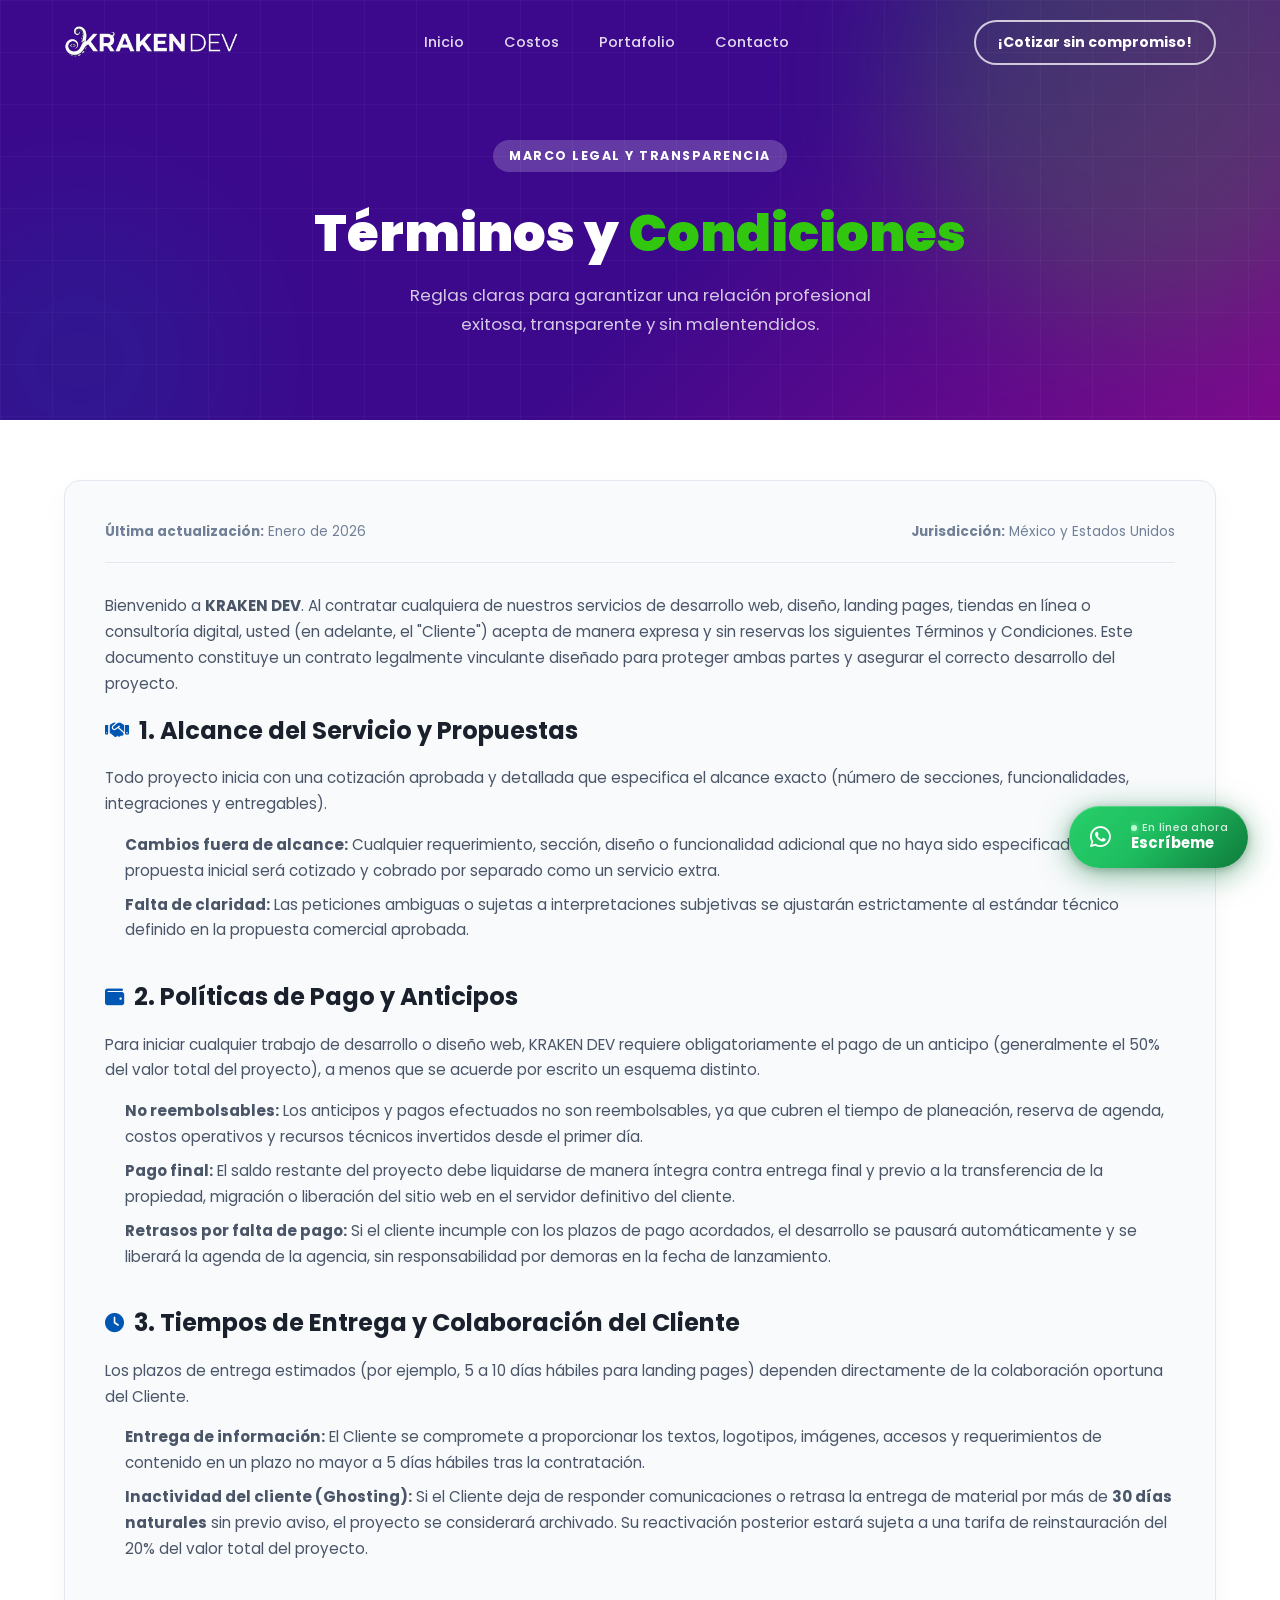
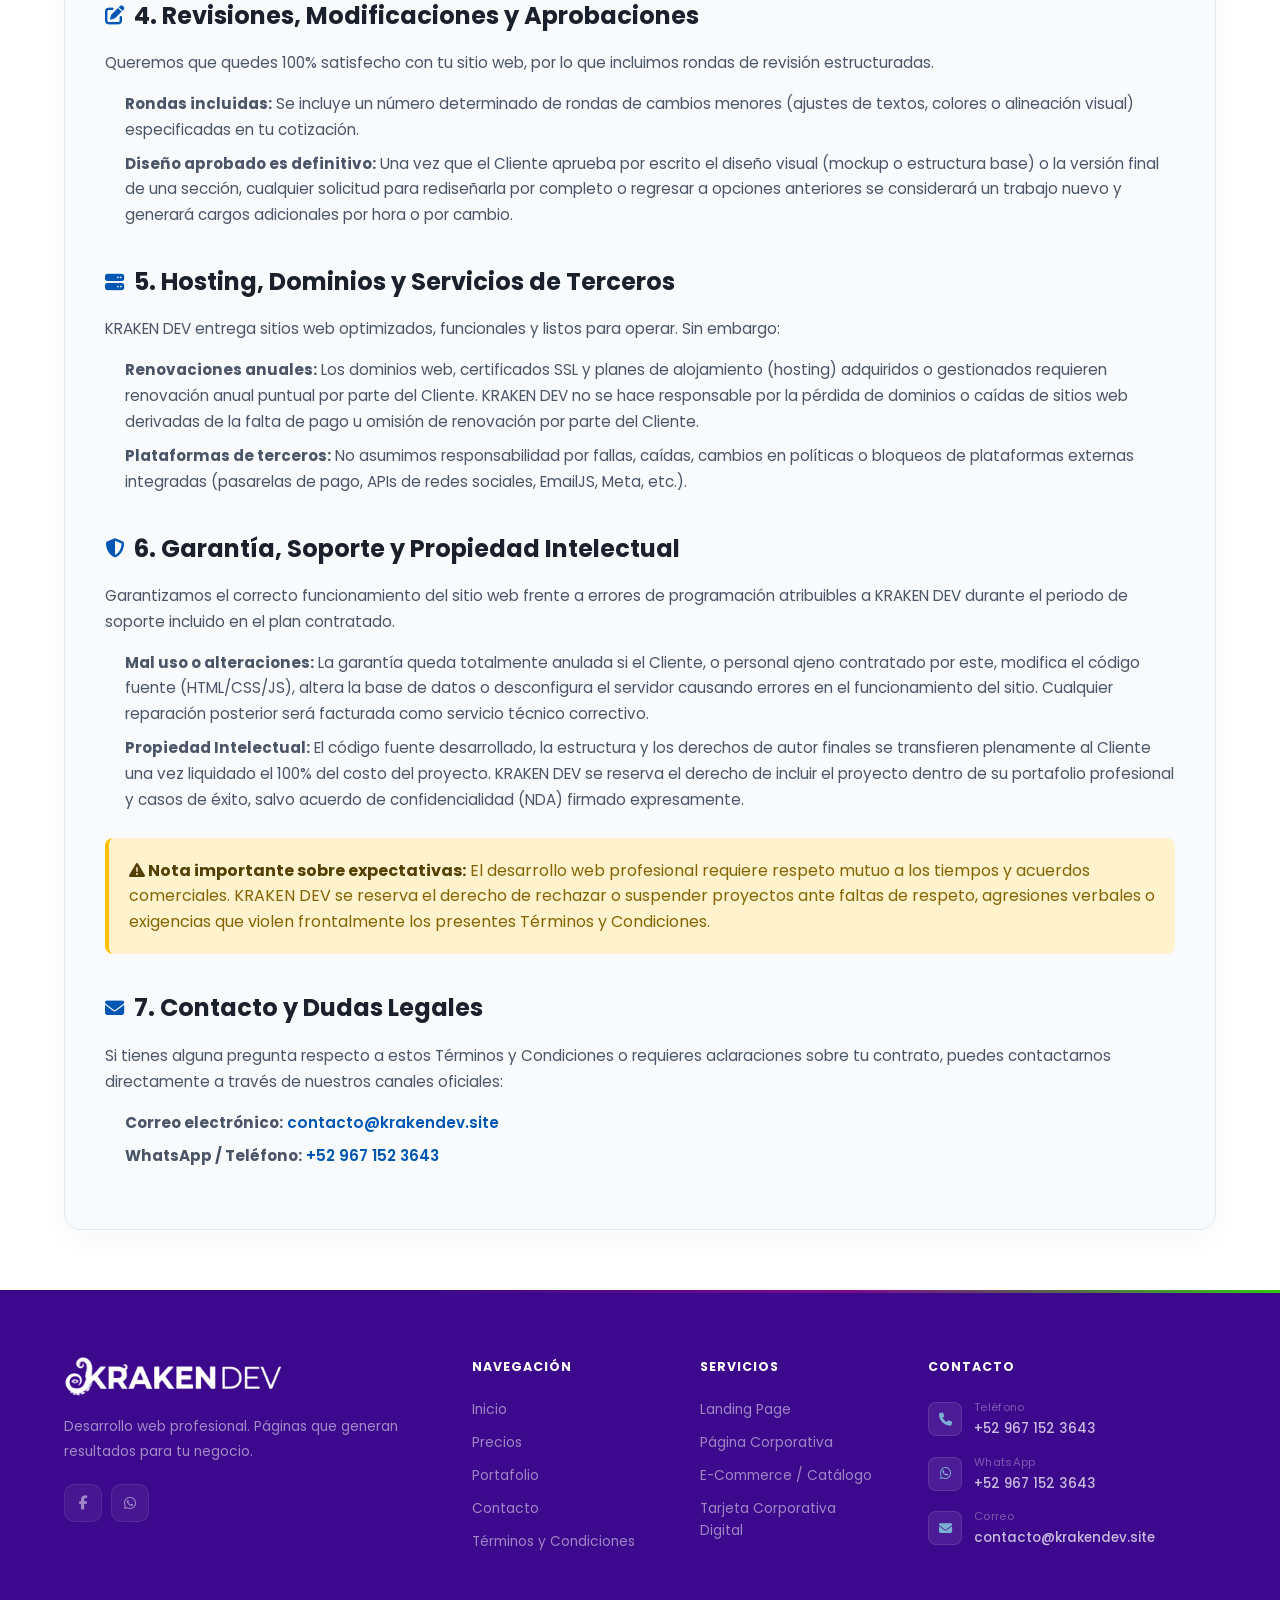
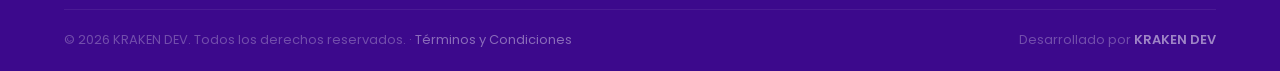
<file: terms.html>
<!doctype html>
<html lang="es">
  <head>
    <!-- Google tag (gtag.js) -->
    <script
      async
      src="https://www.googletagmanager.com/gtag/js?id=G-MGMCMV5EX7"
    ></script>
    <script>
      window.dataLayer = window.dataLayer || [];
      function gtag() {
        dataLayer.push(arguments);
      }
      gtag("js", new Date());

      gtag("config", "G-MGMCMV5EX7");
    </script>
    <meta charset="UTF-8" />
    <meta name="viewport" content="width=device-width, initial-scale=1.0" />

    <title>
      Términos y Condiciones | KRAKEN DEV – Desarrollo Web Profesional
    </title>
    <meta
      name="description"
      content="Conoce los términos y condiciones de contratación de KRAKEN DEV. Políticas de pago, entrega, propiedad intelectual y soporte técnico para páginas web."
    />
    <meta name="robots" content="index, follow" />
    <link rel="canonical" href="https://krakendev.site/terms.html" />

    <meta property="og:type" content="website" />
    <meta property="og:url" content="https://krakendev.site/terms.html" />
    <meta property="og:title" content="Términos y Condiciones | KRAKEN DEV" />
    <meta
      property="og:description"
      content="Políticas claras y transparentes para garantizar el éxito de tu proyecto web sin sorpresas."
    />
    <meta
      property="og:image"
      content="https://krakendev.site/assets/img/ogg2.webp"
    />
    <meta property="og:image:width" content="1200" />
    <meta property="og:image:height" content="630" />
    <meta property="og:locale" content="es_MX" />
    <meta property="og:site_name" content="KRAKEN DEV" />

    <!-- Twitter Card añadida para consistencia -->
    <meta name="twitter:card" content="summary_large_image" />
    <meta name="twitter:url" content="https://krakendev.site/terms.html" />
    <meta name="twitter:title" content="Términos y Condiciones | KRAKEN DEV" />
    <meta
      name="twitter:description"
      content="Políticas claras y transparentes para garantizar el éxito de tu proyecto web sin sorpresas."
    />
    <meta
      name="twitter:image"
      content="https://krakendev.site/assets/img/ogg2.webp"
    />

    <meta name="theme-color" content="#3C098C" />

    <link rel="icon" type="image/x-icon" href="assets/img/favicon.webp" />
    <link
      rel="icon"
      type="image/png"
      sizes="32x32"
      href="https://krakendev.site/assets/img/favicon-32x32.webp"
    />
    <link
      rel="apple-touch-icon"
      href="https://krakendev.site/assets/img/favicon.webp"
    />

    <link rel="stylesheet" href="assets/css/contacto.css" />
    <link rel="stylesheet" href="assets/css/terms.css" />
    <link rel="preconnect" href="https://fonts.googleapis.com" />
    <link rel="preconnect" href="https://fonts.gstatic.com" crossorigin />
    <link
      href="https://fonts.googleapis.com/css2?family=Poppins:wght@400;500;600;700;800;900&display=swap"
      rel="stylesheet"
    />
    <link
      rel="stylesheet"
      href="https://cdnjs.cloudflare.com/ajax/libs/font-awesome/6.5.0/css/all.min.css"
    />
  </head>
  <body>
    <!-- NAVBAR -->
    <nav id="navbar">
      <div class="nav-container">
        <a class="nav-logo" href="index.html">
          <img
            src="assets/img/icon.webp"
            alt="KRAKEN DEV"
            onerror="
              this.style.display = 'none';
              this.nextElementSibling.style.display = 'block';
            "
          />
          <span class="logo-fallback">KRAKEN DEV</span>
        </a>
        <ul class="nav-links" id="nav-links">
          <li class="mobile-menu-header">
            <span class="mobile-brand">KRAKEN DEVELOPER</span>
          </li>
          <li>
            <a class="nav-link" href="index.html"
              ><i class="fas fa-house"></i><span>Inicio</span></a
            >
          </li>
          <li>
            <a class="nav-link" href="precios.html"
              ><i class="fas fa-tag"></i><span>Costos</span></a
            >
          </li>
          <li>
            <a class="nav-link" href="portafolio.html"
              ><i class="fas fa-images"></i><span>Portafolio</span></a
            >
          </li>
          <li>
            <a class="nav-link" href="contacto.html"
              ><i class="fas fa-envelope"></i><span>Contacto</span></a
            >
          </li>
          <li class="mobile-menu-cta">
            <a class="btn-cta-mobile" href="contacto.html"
              ><i class="fas fa-paper-plane"></i> ¡Cotizar!</a
            >
          </li>
          <li class="mobile-menu-footer">
            <div class="mobile-social">
              <a
                href="https://www.facebook.com/profile.php?id=61590165403911"
                target="_blank"
                rel="noopener"
                aria-label="Facebook"
                ><i class="fab fa-facebook-f"></i
              ></a>
              <a href="mailto:contacto@krakendev.com" aria-label="Correo"
                ><i class="fas fa-envelope"></i
              ></a>
              <a href="tel:+529671523643" aria-label="Teléfono"
                ><i class="fas fa-phone"></i
              ></a>
            </div>
            <span class="mobile-location"
              ><i class="fas fa-globe-americas"></i> México y EE. UU.</span
            >
          </li>
        </ul>
        <div class="nav-actions">
          <a class="btn-cta-nav" href="contacto.html"
            >¡Cotizar sin compromiso!</a
          >
        </div>
        <button class="hamburger" id="hamburger" aria-label="Menú">
          <span></span><span></span><span></span>
        </button>
      </div>
    </nav>
    <div class="nav-overlay" id="nav-overlay"></div>
    <!-- FIN NAVBAR -->

    <!-- PAGE HEADER -->
    <section class="page-header">
      <div class="ph-bg">
        <div class="ph-blob ph-b1"></div>
        <div class="ph-blob ph-b2"></div>
        <div class="ph-grid"></div>
      </div>
      <div class="container">
        <div class="ph-content">
          <span class="section-tag light">MARCO LEGAL Y TRANSPARENCIA</span>
          <h1 class="ph-title">
            Términos y <span class="ph-accent"> Condiciones</span>
          </h1>
          <p class="ph-sub">
            Reglas claras para garantizar una relación profesional exitosa,
            transparente y sin malentendidos.
          </p>
        </div>
      </div>
    </section>

    <!-- TERMS CONTENT SECTION -->
    <section class="terms-content">
      <div class="container">
        <div class="terms-card">
          <div class="legal-meta">
            <span><strong>Última actualización:</strong> Enero de 2026</span>
            <span><strong>Jurisdicción:</strong> México y Estados Unidos</span>
          </div>

          <p>
            Bienvenido a <strong>KRAKEN DEV</strong>. Al contratar cualquiera de
            nuestros servicios de desarrollo web, diseño, landing pages, tiendas
            en línea o consultoría digital, usted (en adelante, el "Cliente")
            acepta de manera expresa y sin reservas los siguientes Términos y
            Condiciones. Este documento constituye un contrato legalmente
            vinculante diseñado para proteger ambas partes y asegurar el
            correcto desarrollo del proyecto.
          </p>

          <h2>
            <i class="fas fa-handshake"></i> 1. Alcance del Servicio y
            Propuestas
          </h2>
          <p>
            Todo proyecto inicia con una cotización aprobada y detallada que
            especifica el alcance exacto (número de secciones, funcionalidades,
            integraciones y entregables).
          </p>
          <ul>
            <li>
              <strong>Cambios fuera de alcance:</strong> Cualquier
              requerimiento, sección, diseño o funcionalidad adicional que no
              haya sido especificado en la propuesta inicial será cotizado y
              cobrado por separado como un servicio extra.
            </li>
            <li>
              <strong>Falta de claridad:</strong> Las peticiones ambiguas o
              sujetas a interpretaciones subjetivas se ajustarán estrictamente
              al estándar técnico definido en la propuesta comercial aprobada.
            </li>
          </ul>

          <h2>
            <i class="fas fa-wallet"></i> 2. Políticas de Pago y Anticipos
          </h2>
          <p>
            Para iniciar cualquier trabajo de desarrollo o diseño web, KRAKEN
            DEV requiere obligatoriamente el pago de un anticipo (generalmente
            el 50% del valor total del proyecto), a menos que se acuerde por
            escrito un esquema distinto.
          </p>
          <ul>
            <li>
              <strong>No reembolsables:</strong> Los anticipos y pagos
              efectuados no son reembolsables, ya que cubren el tiempo de
              planeación, reserva de agenda, costos operativos y recursos
              técnicos invertidos desde el primer día.
            </li>
            <li>
              <strong>Pago final:</strong> El saldo restante del proyecto debe
              liquidarse de manera íntegra contra entrega final y previo a la
              transferencia de la propiedad, migración o liberación del sitio
              web en el servidor definitivo del cliente.
            </li>
            <li>
              <strong>Retrasos por falta de pago:</strong> Si el cliente
              incumple con los plazos de pago acordados, el desarrollo se
              pausará automáticamente y se liberará la agenda de la agencia, sin
              responsabilidad por demoras en la fecha de lanzamiento.
            </li>
          </ul>

          <h2>
            <i class="fas fa-clock"></i> 3. Tiempos de Entrega y Colaboración
            del Cliente
          </h2>
          <p>
            Los plazos de entrega estimados (por ejemplo, 5 a 10 días hábiles
            para landing pages) dependen directamente de la colaboración
            oportuna del Cliente.
          </p>
          <ul>
            <li>
              <strong>Entrega de información:</strong> El Cliente se compromete
              a proporcionar los textos, logotipos, imágenes, accesos y
              requerimientos de contenido en un plazo no mayor a 5 días hábiles
              tras la contratación.
            </li>
            <li>
              <strong>Inactividad del cliente (Ghosting):</strong> Si el Cliente
              deja de responder comunicaciones o retrasa la entrega de material
              por más de <strong>30 días naturales</strong> sin previo aviso, el
              proyecto se considerará archivado. Su reactivación posterior
              estará sujeta a una tarifa de reinstauración del 20% del valor
              total del proyecto.
            </li>
          </ul>

          <h2>
            <i class="fas fa-edit"></i> 4. Revisiones, Modificaciones y
            Aprobaciones
          </h2>
          <p>
            Queremos que quedes 100% satisfecho con tu sitio web, por lo que
            incluimos rondas de revisión estructuradas.
          </p>
          <ul>
            <li>
              <strong>Rondas incluidas:</strong> Se incluye un número
              determinado de rondas de cambios menores (ajustes de textos,
              colores o alineación visual) especificadas en tu cotización.
            </li>
            <li>
              <strong>Diseño aprobado es definitivo:</strong> Una vez que el
              Cliente aprueba por escrito el diseño visual (mockup o estructura
              base) o la versión final de una sección, cualquier solicitud para
              rediseñarla por completo o regresar a opciones anteriores se
              considerará un trabajo nuevo y generará cargos adicionales por
              hora o por cambio.
            </li>
          </ul>

          <h2>
            <i class="fas fa-server"></i> 5. Hosting, Dominios y Servicios de
            Terceros
          </h2>
          <p>
            KRAKEN DEV entrega sitios web optimizados, funcionales y listos para
            operar. Sin embargo:
          </p>
          <ul>
            <li>
              <strong>Renovaciones anuales:</strong> Los dominios web,
              certificados SSL y planes de alojamiento (hosting) adquiridos o
              gestionados requieren renovación anual puntual por parte del
              Cliente. KRAKEN DEV no se hace responsable por la pérdida de
              dominios o caídas de sitios web derivadas de la falta de pago u
              omisión de renovación por parte del Cliente.
            </li>
            <li>
              <strong>Plataformas de terceros:</strong> No asumimos
              responsabilidad por fallas, caídas, cambios en políticas o
              bloqueos de plataformas externas integradas (pasarelas de pago,
              APIs de redes sociales, EmailJS, Meta, etc.).
            </li>
          </ul>

          <h2>
            <i class="fas fa-shield-alt"></i> 6. Garantía, Soporte y Propiedad
            Intelectual
          </h2>
          <p>
            Garantizamos el correcto funcionamiento del sitio web frente a
            errores de programación atribuibles a KRAKEN DEV durante el periodo
            de soporte incluido en el plan contratado.
          </p>
          <ul>
            <li>
              <strong>Mal uso o alteraciones:</strong> La garantía queda
              totalmente anulada si el Cliente, o personal ajeno contratado por
              este, modifica el código fuente (HTML/CSS/JS), altera la base de
              datos o desconfigura el servidor causando errores en el
              funcionamiento del sitio. Cualquier reparación posterior será
              facturada como servicio técnico correctivo.
            </li>
            <li>
              <strong>Propiedad Intelectual:</strong> El código fuente
              desarrollado, la estructura y los derechos de autor finales se
              transfieren plenamente al Cliente una vez liquidado el 100% del
              costo del proyecto. KRAKEN DEV se reserva el derecho de incluir el
              proyecto dentro de su portafolio profesional y casos de éxito,
              salvo acuerdo de confidencialidad (NDA) firmado expresamente.
            </li>
          </ul>

          <div class="alert-box">
            <strong
              ><i class="fas fa-exclamation-triangle"></i> Nota importante sobre
              expectativas:</strong
            >
            El desarrollo web profesional requiere respeto mutuo a los tiempos y
            acuerdos comerciales. KRAKEN DEV se reserva el derecho de rechazar o
            suspender proyectos ante faltas de respeto, agresiones verbales o
            exigencias que violen frontalmente los presentes Términos y
            Condiciones.
          </div>

          <h2><i class="fas fa-envelope"></i> 7. Contacto y Dudas Legales</h2>
          <p>
            Si tienes alguna pregunta respecto a estos Términos y Condiciones o
            requieres aclaraciones sobre tu contrato, puedes contactarnos
            directamente a través de nuestros canales oficiales:
          </p>
          <ul>
            <li>
              <strong>Correo electrónico:</strong>
              <a
                href="mailto:contacto@krakendev.site"
                style="color: #0056b3; font-weight: 600"
                >contacto@krakendev.site</a
              >
            </li>
            <li>
              <strong>WhatsApp / Teléfono:</strong>
              <a
                href="https://wa.me/529671523643"
                target="_blank"
                rel="noopener"
                style="color: #0056b3; font-weight: 600"
                >+52 967 152 3643</a
              >
            </li>
          </ul>
        </div>
      </div>
    </section>

    <!-- FOOTER -->
    <footer>
      <div class="footer-top-bar"></div>
      <div class="container">
        <div class="footer-grid">
          <!-- Brand -->
          <div class="footer-brand">
            <img
              loading="lazy"
              src="assets/img/icon.webp"
              alt="KRAKEN DEV"
              class="footer-logo"
              onerror="
                this.style.display = 'none';
                this.nextElementSibling.style.display = 'block';
              "
            />
            <span class="footer-logo-text">KRAKEN DEV</span>
            <p>
              Desarrollo web profesional. Páginas que generan resultados para tu
              negocio.
            </p>
            <div class="social-links">
              <a
                href="https://www.facebook.com/profile.php?id=61590165403911"
                target="_blank"
                rel="noopener"
                aria-label="Facebook"
                ><i class="fab fa-facebook-f"></i
              ></a>
              <a
                href="https://wa.me/529671523643?text=Hola%2C%20me%20interesa%20cotizar%20una%20p%C3%A1gina%20web."
                aria-label="WhatsApp"
                target="_blank"
                rel="noopener"
                ><i class="fab fa-whatsapp"></i
              ></a>
            </div>
          </div>

          <!-- Navigation -->
          <div class="footer-col">
            <h4>Navegación</h4>
            <ul>
              <li><a href="index.html">Inicio</a></li>
              <li><a href="precios.html">Precios</a></li>
              <li><a href="portafolio.html">Portafolio</a></li>
              <li><a href="contacto.html">Contacto</a></li>
              <li><a href="terms.html">Términos y Condiciones</a></li>
            </ul>
          </div>

          <!-- Services -->
          <div class="footer-col">
            <h4>Servicios</h4>
            <ul>
              <li>
                <a href="portafolio.html?filtro=landing#filterSec"
                  >Landing Page</a
                >
              </li>
              <li>
                <a href="portafolio.html?filtro=corporativa#filterSec"
                  >Página Corporativa</a
                >
              </li>
              <li>
                <a href="portafolio.html?filtro=ecommerce#filterSec"
                  >E-Commerce / Catálogo</a
                >
              </li>
              <li>
                <a href="portafolio.html?filtro=tarjeta#filterSec"
                  >Tarjeta Corporativa Digital</a
                >
              </li>
            </ul>
          </div>

          <!-- Contact -->
          <div class="footer-col">
            <h4>Contacto</h4>
            <div class="footer-contact-items">
              <a href="tel:+529671523643" class="fci">
                <div class="fci-icon"><i class="fas fa-phone"></i></div>
                <div>
                  <span class="fci-label">Teléfono</span>
                  <span class="fci-val">+52 967 152 3643</span>
                </div>
              </a>
              <a
                href="https://wa.me/529671523643?text=Hola%2C%20me%20interesa%20cotizar%20una%20p%C3%A1gina%20web."
                class="fci"
                target="_blank"
                rel="noopener"
              >
                <div class="fci-icon fci-icon-wa">
                  <i class="fab fa-whatsapp"></i>
                </div>
                <div>
                  <span class="fci-label">WhatsApp</span>
                  <span class="fci-val">+52 967 152 3643</span>
                </div>
              </a>
              <a href="mailto:contacto@krakendev.site" class="fci">
                <div class="fci-icon"><i class="fas fa-envelope"></i></div>
                <div>
                  <span class="fci-label">Correo</span>
                  <span class="fci-val">contacto@krakendev.site</span>
                </div>
              </a>
            </div>
          </div>
        </div>

        <div class="footer-bottom">
          <p>
            © 2026 KRAKEN DEV. Todos los derechos reservados. ·
            <a href="terms.html" style="color: rgba(255, 255, 255, 0.4)"
              >Términos y Condiciones</a
            >
          </p>
          <p>Desarrollado por <strong>KRAKEN DEV</strong></p>
        </div>
      </div>
    </footer>

    <!-- FLOATING WHATSAPP -->
    <div class="wa-float" id="waFloat">
      <div class="wa-ring"></div>
      <div class="wa-ring wa-ring-2"></div>
      <a
        href="https://wa.me/529671523643?text=Hola%2C%20me%20interesa%20cotizar%20una%20p%C3%A1gina%20web."
        class="wa-btn"
        target="_blank"
        rel="noopener"
        aria-label="Contáctanos por WhatsApp"
      >
        <span class="wa-icon-wrap"><i class="fab fa-whatsapp"></i></span>
        <span class="wa-text-wrap">
          <span class="wa-status"
            ><span class="wa-dot"></span>En línea ahora</span
          >
          <span class="wa-action">Escríbeme</span>
        </span>
        <span class="wa-shine"></span>
      </a>
    </div>

    <script src="assets/js/terms.js"></script>
  </body>
</html>
</file>
<file: assets/css/styles.css>
/* ===== VARIABLES ===== */
:root {
  --primary: #3C098C;
  --primary-light: #7D098C;
  --primary-dark: #3C098C;
  --primary-bg: #e8f0fe;
  --yellow: #31C70F;
  --yellow-light: #39EE11;
  --dark: #0a1628;
  --dark-2: #1e293b;
  --gray: #64748b;
  --light-gray: #f1f5f9;
  --border: #e2e8f0;
  --white: #ffffff;
  --bg: #f8faff;
  --shadow: 0 4px 20px rgba(0, 86, 179, 0.12);
  --shadow-lg: 0 20px 60px rgba(116, 0, 179, 0.18);
  --shadow-y: 0 8px 25px rgba(17, 255, 0, 0.3);
  --radius: 16px;
  --radius-lg: 24px;
  --radius-sm: 8px;
  --ease: all 0.3s cubic-bezier(0.4, 0, 0.2, 1);
}

/* ===== RESET ===== */
*, *::before, *::after { box-sizing: border-box; margin: 0; padding: 0; }
html { scroll-behavior: smooth; }
body { font-family: 'Poppins', sans-serif; background: var(--bg); color: var(--dark-2); overflow-x: hidden; line-height: 1.6; }
a { text-decoration: none; color: inherit; }
ul { list-style: none; }
img { max-width: 100%; }

.container { width: 100%; max-width: 1200px; margin: 0 auto; padding: 0 24px; }
.section { padding: 88px 0; }

/* ===== PAGES ===== */
.page { display: none; min-height: 100vh; }
.page.active { display: block; }

/* ===== NAVBAR ===== */
#navbar {
  position: fixed; top: 0; left: 0; right: 0; z-index: 1000;
  padding: 20px 0; transition: var(--ease);
}
#navbar.scrolled {
  background: rgba(255,255,255,0.96);
  backdrop-filter: blur(20px);
  -webkit-backdrop-filter: blur(20px);
  padding: 20px 0;
  box-shadow: 0 2px 20px rgba(0,86,179,0.1);
}
.nav-container {
  display: flex; align-items: center; justify-content: space-between;
  max-width: 1200px; margin: 0 auto; padding: 0 24px;
}
.nav-logo { display: flex; align-items: center; cursor: pointer; }
.nav-logo img { height: 32px; width: auto; object-fit: contain; }
.logo-fallback { font-size: 1.5rem; font-weight: 800; color: #fff; display: none; }
#navbar.scrolled .logo-fallback { color: var(--primary); }
#navbar.scrolled .nav-logo img {
  filter: brightness(0) saturate(100%) invert(22%) sepia(93%) saturate(737%) hue-rotate(197deg) brightness(92%) contrast(104%);
}

.nav-links { display: flex; align-items: center; gap: 4px; }
.nav-link {
  padding: 8px 18px; border-radius: 50px;
  font-size: 0.9rem; font-weight: 500; color: rgba(255,255,255,0.85);
  transition: var(--ease); cursor: pointer;
}
#navbar.scrolled .nav-link { color: var(--dark-2); }
.nav-link:hover, .nav-link.active {
  background: rgba(255,255,255,0.2); color: var(--white);
}
#navbar.scrolled .nav-link:hover,
#navbar.scrolled .nav-link.active {
  background: var(--primary-bg); color: var(--primary);
}

.btn-cta-nav {
  background: transparent;
  color: var(--white);
  border: 2px solid rgba(255,255,255,0.75);
  font-weight: 700; font-size: 0.88rem;
  padding: 9px 22px; border-radius: 50px;
  transition: var(--ease); white-space: nowrap;
}
.btn-cta-nav:hover {
  background: rgba(255,255,255,0.15);
  border-color: var(--white);
  transform: translateY(-2px);
}
#navbar.scrolled .btn-cta-nav {
  background: var(--yellow);
  color: var(--dark);
  border-color: var(--yellow);
}
#navbar.scrolled .btn-cta-nav:hover {
  background: var(--yellow-light);
  border-color: var(--yellow-light);
  transform: translateY(-1px);
}

/* ===== LANG BTN ===== */
.nav-actions {
  display: flex; align-items: center; gap: 14px;
}
.lang-btn {
  display: inline-flex; align-items: center; gap: 5px;
  font-size: 0.78rem; font-weight: 700; letter-spacing: 0.5px;
  padding: 7px 12px; border-radius: 7px;
  transition: var(--ease); white-space: nowrap;
}
.lang-btn i { font-size: 0.8rem; }

/* Glass */
.lang-btn {
  background: rgba(255,255,255,0.18); color: var(--white);
  border: 1.5px solid transparent;
  backdrop-filter: blur(8px); -webkit-backdrop-filter: blur(8px);
}
.lang-btn:hover { background: rgba(255,255,255,0.28); transform: translateY(-1px); }
#navbar.scrolled .lang-btn {
  background: var(--primary-bg); color: var(--primary);
  backdrop-filter: none;
}
#navbar.scrolled .lang-btn:hover { background: #d6e4ff; transform: translateY(-1px); }

.hamburger {
  display: none; flex-direction: column; gap: 5px;
  cursor: pointer; background: none; border: none; padding: 4px;
}
.hamburger span {
  display: block; width: 26px; height: 2.5px;
  background: var(--white); border-radius: 3px; transition: var(--ease);
}
#navbar.scrolled .hamburger span { background: var(--dark-2); }
.hamburger.open span { background: #111; }
.hamburger.open span:nth-child(1) { transform: translateY(7.5px) rotate(45deg); }
.hamburger.open span:nth-child(2) { opacity: 0; transform: scaleX(0); }
.hamburger.open span:nth-child(3) { transform: translateY(-7.5px) rotate(-45deg); }

.nav-overlay {
  display: none; position: fixed; inset: 0;
  background: rgba(0,0,0,0.5); z-index: 998;
}
.nav-overlay.active { display: block; }

.nav-link i { display: none; }
.mobile-menu-header, .mobile-menu-cta, .mobile-menu-footer { display: none; }

/* ===== BUTTONS ===== */
.btn-primary {
  display: inline-flex; align-items: center; gap: 8px;
  background: var(--primary); color: var(--white);
  font-weight: 700; font-size: 0.95rem;
  padding: 14px 28px; border-radius: 50px;
  transition: var(--ease);
  box-shadow: 0 8px 25px rgba(0,86,179,0.3);
}
.btn-primary:hover {
  background: var(--primary-light);
  transform: translateY(-3px);
  box-shadow: 0 15px 35px rgba(0,86,179,0.4);
}
.btn-ghost {
  display: inline-flex; align-items: center; gap: 8px;
  background: transparent; color: var(--white);
  font-weight: 600; font-size: 0.95rem;
  padding: 13px 28px; border-radius: 50px;
  border: 2px solid rgba(255,255,255,0.4);
  transition: var(--ease);
}
.btn-ghost:hover {
  background: rgba(255,255,255,0.15);
  border-color: rgba(255,255,255,0.8);
  transform: translateY(-3px);
}
.btn-yellow {
  display: inline-flex; align-items: center; gap: 8px;
  background: var(--yellow); color: var(--dark);
  font-weight: 700; font-size: 0.95rem;
  padding: 14px 28px; border-radius: 50px;
  transition: var(--ease); box-shadow: var(--shadow-y);
}
.btn-yellow:hover {
  background: var(--yellow-light);
  transform: translateY(-3px);
  box-shadow: 0 15px 35px rgba(4, 255, 0, 0.45);
}
.btn-ghost-white {
  display: inline-flex; align-items: center; gap: 8px;
  background: transparent; color: var(--white);
  font-weight: 600; font-size: 0.95rem;
  padding: 13px 28px; border-radius: 50px;
  border: 2px solid rgba(255,255,255,0.5);
  transition: var(--ease);
}
.btn-ghost-white:hover {
  background: rgba(255,255,255,0.15);
  border-color: var(--white);
  transform: translateY(-3px);
}

/* ===== SECTION HEADERS ===== */
.section-header { text-align: center; margin-bottom: 56px; }
.section-tag {
  display: inline-block;
  background: var(--primary-bg); color: var(--primary);
  font-size: 0.78rem; font-weight: 700;
  text-transform: uppercase; letter-spacing: 1.5px;
  padding: 6px 16px; border-radius: 50px; margin-bottom: 16px;
}
.section-tag.light { background: rgba(255,255,255,0.2); color: var(--white); }
.section-title {
  font-size: clamp(1.8rem, 4vw, 2.5rem);
  font-weight: 800; color: var(--dark); line-height: 1.2; margin-bottom: 12px;
}
.section-sub { font-size: 1rem; color: var(--gray); max-width: 520px; margin: 0 auto; }

/* ===== REVEAL ANIMATION ===== */
.reveal { opacity: 0; transform: translateY(32px); transition: opacity 0.65s ease, transform 0.65s ease; }
.reveal.visible { opacity: 1; transform: translateY(0); }
.services-grid .reveal:nth-child(2) { transition-delay: 0.12s; }
.services-grid .reveal:nth-child(3) { transition-delay: 0.24s; }
.includes-grid .reveal:nth-child(2) { transition-delay: 0.08s; }
.includes-grid .reveal:nth-child(3) { transition-delay: 0.16s; }
.includes-grid .reveal:nth-child(4) { transition-delay: 0.24s; }
.includes-grid .reveal:nth-child(5) { transition-delay: 0.32s; }
.includes-grid .reveal:nth-child(6) { transition-delay: 0.40s; }
.process-steps .reveal:nth-child(3) { transition-delay: 0.15s; }
.process-steps .reveal:nth-child(5) { transition-delay: 0.30s; }

/* ===== HERO ===== */
.hero {
  position: relative; min-height: 100vh;
  display: flex; align-items: center;
  background: linear-gradient(135deg, var(--primary-dark) 0%, var(--primary) 55%, var(--primary-light) 100%);
  overflow: hidden; padding-top: 100px;
}
.hero-bg { position: absolute; inset: 0; overflow: hidden; pointer-events: none; }

.blob {
  position: absolute; border-radius: 50%;
  filter: blur(70px); opacity: 0.22;
  animation: blobFloat 9s ease-in-out infinite;
}
.blob-1 { width: 560px; height: 560px; background: var(--yellow); top: -180px; right: -120px; animation-delay: 0s; }
.blob-2 { width: 380px; height: 380px; background: #0a47a0; bottom: -120px; left: -100px; animation-delay: -3s; }
.blob-3 { width: 280px; height: 280px; background: var(--yellow-light); top: 45%; left: 38%; animation-delay: -6s; }

@keyframes blobFloat {
  0%, 100% { transform: translate(0,0) scale(1); }
  33%       { transform: translate(20px,-28px) scale(1.05); }
  66%       { transform: translate(-15px,15px) scale(0.95); }
}

.grid-pattern {
  position: absolute; inset: 0;
  background-image:
    linear-gradient(rgba(255,255,255,0.03) 1px, transparent 1px),
    linear-gradient(90deg, rgba(255,255,255,0.03) 1px, transparent 1px);
  background-size: 52px 52px;
}

/* ===== OPCIÓN A — PARTÍCULAS FLOTANTES ===== */
.hero-particles { position: absolute; inset: 0; pointer-events: none; overflow: hidden; }

.p {
  position: absolute;
  border-radius: 50%;
  background: rgba(255,255,255,0.55);
  bottom: -6px;
  animation: particleRise linear infinite;
  will-change: transform, opacity;
}

.p1  { width: 3px; height: 3px; left:  6%; animation-duration: 13s; animation-delay:   0s; }
.p2  { width: 2px; height: 2px; left: 14%; animation-duration:  9s; animation-delay:  -3s; }
.p3  { width: 4px; height: 4px; left: 23%; animation-duration: 16s; animation-delay:  -7s; }
.p4  { width: 2px; height: 2px; left: 33%; animation-duration: 10s; animation-delay:  -1s; }
.p5  { width: 3px; height: 3px; left: 42%; animation-duration: 14s; animation-delay:  -5s; }
.p6  { width: 2px; height: 2px; left: 51%; animation-duration:  8s; animation-delay: -10s; }
.p7  { width: 4px; height: 4px; left: 60%; animation-duration: 12s; animation-delay:  -2s; }
.p8  { width: 2px; height: 2px; left: 69%; animation-duration: 15s; animation-delay:  -6s; }
.p9  { width: 3px; height: 3px; left: 77%; animation-duration: 10s; animation-delay:  -4s; }
.p10 { width: 2px; height: 2px; left: 85%; animation-duration: 13s; animation-delay:  -8s; }
.p11 { width: 3px; height: 3px; left: 19%; animation-duration: 17s; animation-delay: -11s; }
.p12 { width: 2px; height: 2px; left: 56%; animation-duration: 11s; animation-delay:  -9s; }

@keyframes particleRise {
  0%   { transform: translateY(0) translateX(0);    opacity: 0;   }
  6%   { opacity: 0.75; }
  88%  { opacity: 0.35; }
  100% { transform: translateY(-105vh) translateX(18px); opacity: 0; }
}


.hero-content {
  position: relative; z-index: 2;
  display: grid; grid-template-columns: 1fr 1fr;
  align-items: center; gap: 64px;
  max-width: 1200px; margin: 0 auto; padding: 64px 24px;
}

.hero-title {
  font-size: clamp(2.2rem, 5vw, 3.6rem);
  font-weight: 900; color: var(--white); line-height: 1.12; margin-bottom: 20px;
}
.hero-title .accent { color: var(--yellow); }
.title-mobile { display: none; }
#hero-phrase { display: inline-block; white-space: nowrap; }
@keyframes wordFadeOut {
  from { opacity: 1; transform: translateY(0) rotateX(0deg); }
  to   { opacity: 0; transform: translateY(-22px) rotateX(15deg); }
}
@keyframes wordFadeIn {
  from { opacity: 0; transform: translateY(22px) rotateX(-15deg); }
  to   { opacity: 1; transform: translateY(0) rotateX(0deg); }
}
#hero-phrase.word-out { animation: wordFadeOut 0.35s cubic-bezier(0.4,0,1,1) forwards; }
#hero-phrase.word-in  { animation: wordFadeIn  0.45s cubic-bezier(0,0,0.2,1) forwards; }
.hero-sub {
  font-size: 1.05rem; color: rgba(255,255,255,0.8);
  line-height: 1.75; margin-bottom: 32px; max-width: 480px;
}
.hero-btns { display: flex; gap: 16px; flex-wrap: wrap; margin-bottom: 28px; }

/* Botones del hero sobre fondo azul */
.hero-btns .btn-primary {
  background: var(--yellow); color: var(--dark);
  box-shadow: 0 8px 28px rgba(64, 255, 0, 0.4);
}
.hero-btns .btn-primary:hover {
  background: var(--yellow-light);
  box-shadow: 0 15px 35px rgba(89, 255, 0, 0.5);
}
.hero-btns .btn-ghost {
  border-color: rgba(255,255,255,0.75);
  background: rgba(255,255,255,0.08);
}
.hero-btns .btn-ghost:hover {
  background: rgba(255,255,255,0.18);
  border-color: var(--white);
}

/* Social proof pill */
.hero-social-proof {
  display: inline-flex; align-items: center; gap: 14px;
  background: rgba(255,255,255,0.1);
  border: 1px solid rgba(255,255,255,0.2);
  padding: 10px 20px 10px 10px; border-radius: 50px;
  backdrop-filter: blur(8px); -webkit-backdrop-filter: blur(8px);
}
.proof-faces { display: flex; }
.face {
  width: 34px; height: 34px; border-radius: 50%;
  border: 2.5px solid rgba(255,255,255,0.85);
  margin-left: -9px; flex-shrink: 0;
  object-fit: cover;
}
.face:first-child { margin-left: 0; }
.f4 { background: var(--primary-dark); font-size: 1rem; }
.proof-copy { font-size: 0.84rem; color: rgba(255,255,255,0.88); line-height: 1.4; }
.proof-copy strong { color: var(--yellow); font-weight: 800; }

/* HERO SLIDER */
.hero-visual {
  position: relative; display: flex;
  justify-content: center; align-items: stretch;
  align-self: stretch;
}
.hero-slider {
  position: relative; width: 100%; height: 100%;
  min-height: 420px;
}
.hero-slider { animation: heroSliderFloat 5s ease-in-out infinite; }
@keyframes heroSliderFloat {
  0%, 100% { transform: translateY(0); }
  50%       { transform: translateY(-10px); }
}
.hero-slide {
  position: absolute; inset: 0;
  opacity: 0;
  transform: translateY(18px) scale(0.97);
  transition: opacity 0.6s ease, transform 0.6s ease;
}
.hero-slide.active {
  opacity: 1;
  transform: translateY(0) scale(1);
}
.hero-slide.exiting {
  opacity: 0;
  transform: translateY(-18px) scale(0.97);
  transition: opacity 0.6s ease, transform 0.6s ease;
}
.hero-slide img { width: 100%; height: 100%; object-fit: contain; display: block; }
.hero-slider-dots {
  position: absolute; bottom: -22px; left: 50%; transform: translateX(-50%);
  display: flex; gap: 7px; z-index: 3;
}
.dot {
  height: 4px; width: 4px; border-radius: 2px;
  background: rgba(255,255,255,0.45); transition: all 0.4s ease;
}
.dot.active { width: 20px; background: rgba(255,255,255,0.85); }


/* ===== IMG MARQUEE ===== */
.img-marquee {
  position: relative;
  overflow: hidden;
  padding: 52px 0;
  background: var(--white);
  border-top: 1px solid var(--border);
  border-bottom: 1px solid var(--border);
}

.img-marquee::before,
.img-marquee::after {
  content: '';
  position: absolute;
  top: 0; bottom: 0; width: 120px;
  z-index: 2; pointer-events: none;
}
.img-marquee::before { left: 0;  background: linear-gradient(to right, var(--white), transparent); }
.img-marquee::after  { right: 0; background: linear-gradient(to left,  var(--white), transparent); }

.img-marquee-track {
  display: flex;
  width: max-content;
  animation: imgMarquee 32s linear infinite;
  will-change: transform;
}

.img-marquee:hover .img-marquee-track { animation-play-state: paused; }

.im-item {
  display: block;
  flex-shrink: 0;
  margin-right: 24px;
}

.im-item img {
  height: 210px;
  width: 373px;
  object-fit: cover;
  object-position: top;
  border-radius: var(--radius);
  box-shadow: var(--shadow);
  display: block;
  transition: transform 0.35s ease, box-shadow 0.35s ease;
}

.im-item:hover img {
  transform: translateY(-6px) scale(1.02);
  box-shadow: var(--shadow-lg);
}

@keyframes imgMarquee {
  from { transform: translateX(0); }
  to   { transform: translateX(-50%); }
}

@media (max-width: 600px) {
  .im-item img { height: 150px; width: 267px; }
  .img-marquee::before,
  .img-marquee::after { width: 48px; }
}

/* ===== INTRO SERVICE ===== */
.intro-service { background: var(--bg); }

.is-layout {
  display: grid;
  grid-template-columns: 1fr 1fr;
  gap: 72px;
  align-items: center;
}

/* — Columna izquierda — */
.is-left {
  display: flex; flex-direction: column; align-items: flex-start;
  position: relative;
}

.is-left::before {
  content: '';
  position: absolute;
  top: -40px; left: -40px;
  width: 220px; height: 220px;
  border-radius: 50%;
  background: radial-gradient(circle, rgba(0,86,179,0.07) 0%, transparent 70%);
  pointer-events: none;
}

.is-heading {
  font-size: clamp(1.75rem, 3.2vw, 2.4rem);
  font-weight: 800; color: var(--dark);
  line-height: 1.25; margin: 16px 0 20px;
}

.is-highlight {
  position: relative;
  display: inline;
}

.is-hl-mobile { display: none; }

.is-highlight::after {
  content: '';
  position: absolute;
  left: 0; bottom: -5px;
  width: 100%; height: 6px;
  background-image: url("data:image/svg+xml,%3Csvg xmlns='http://www.w3.org/2000/svg' width='16' height='6'%3E%3Cpath d='M0 4 Q4 1 8 4 Q12 7 16 4' stroke='%23FFC300' stroke-width='2' fill='none' stroke-linecap='round'/%3E%3C/svg%3E");
  background-repeat: repeat-x;
  background-size: 16px 6px;
  animation: waveAdvance 0.9s linear infinite;
}

@keyframes waveAdvance {
  from { background-position-x: 0; }
  to   { background-position-x: 16px; }
}

.is-body {
  font-size: 0.97rem; color: var(--gray);
  line-height: 1.8; margin-bottom: 16px;
  max-width: 480px;
}

.is-btns {
  display: flex; flex-wrap: wrap; gap: 12px;
  margin-top: 20px;
}

.is-cta {
  box-shadow: 0 8px 28px rgba(0,86,179,0.35);
}
.is-cta:hover {
  box-shadow: 0 14px 36px rgba(0,86,179,0.45);
}

.btn-is-secondary {
  display: inline-flex; align-items: center; gap: 8px;
  background: var(--white);
  border: 2px solid var(--border);
  color: var(--dark-2);
  font-weight: 600; font-size: 0.95rem;
  padding: 13px 26px; border-radius: 50px;
  transition: var(--ease);
}
.btn-is-secondary:hover {
  border-color: var(--primary);
  color: var(--primary);
  background: var(--primary-bg);
  transform: translateY(-2px);
}

/* — Columna derecha: tabla de beneficios — */
.is-benefits-header {
  display: flex; align-items: center; gap: 10px;
  padding: 14px 24px;
  background: var(--primary);
  border-radius: var(--radius-lg) var(--radius-lg) 0 0;
  font-size: 0.85rem; font-weight: 700; color: var(--white);
}

.is-benefits-header i { font-size: 1rem; color: var(--yellow); }

.is-benefits {
  background: var(--white);
  border: 1px solid var(--border);
  border-radius: var(--radius-lg);
  overflow: hidden;
  box-shadow: 0 8px 40px rgba(0,86,179,0.1);
}

.is-benefit {
  display: flex;
  align-items: center;
  gap: 16px;
  padding: 18px 24px;
  border-bottom: 1px solid var(--border);
  transition: background 0.25s ease;
}
.is-benefit:last-child { border-bottom: none; }
.is-benefit:hover { background: var(--primary-bg); }

.is-benefit-icon {
  width: 40px; height: 40px;
  border-radius: var(--radius-sm);
  background: var(--primary-bg);
  color: var(--primary);
  display: flex; align-items: center; justify-content: center;
  font-size: 0.95rem;
  flex-shrink: 0;
  transition: background 0.25s ease, color 0.25s ease;
}
.is-benefit:hover .is-benefit-icon {
  background: var(--primary);
  color: var(--white);
}

.is-benefit strong {
  display: block;
  font-size: 0.9rem; font-weight: 600; color: var(--dark-2);
  margin-bottom: 2px;
}
.is-benefit span {
  font-size: 0.8rem; color: var(--gray); line-height: 1.4;
}

@media (max-width: 900px) {
  .is-layout { grid-template-columns: 1fr; gap: 40px; }
  .is-heading { font-size: 1.75rem; }
  .is-body { max-width: 100%; }
}

/* ===== STATS BAR ===== */
.stats-bar {
  background: linear-gradient(135deg, #2480e0 0%, var(--primary) 45%, #002f6e 100%);
  padding: 44px 0;
}
.stats-grid { display: flex; align-items: center; justify-content: center; }
.stat-item { flex: 1; text-align: center; padding: 20px 16px; }
.stat-row { display: flex; align-items: baseline; justify-content: center; gap: 2px; }
.stat-number { font-size: 2.8rem; font-weight: 900; color: var(--white); line-height: 1; }
.stat-suffix { font-size: 1.4rem; font-weight: 900; color: var(--yellow); }
.stat-label { display: block; font-size: 0.84rem; font-weight: 500; color: rgba(255,255,255,0.65); margin-top: 6px; }
.stat-divider { width: 1px; height: 64px; background: rgba(255,255,255,0.18); flex-shrink: 0; }

/* ===== SERVICES / PRICING ===== */
.services { background: var(--bg); position: relative; overflow: hidden; }

/* — Decorative BG — */
.svc-bg { position: absolute; inset: 0; pointer-events: none; overflow: hidden; }

.svc-blob {
  position: absolute; border-radius: 50%; filter: blur(90px);
  will-change: transform;
}
.svc-b1 {
  width: 680px; height: 680px; background: var(--primary); opacity: 0.06;
  top: -240px; right: -180px;
  animation: blobFloat 11s ease-in-out infinite;
}
.svc-b2 {
  width: 480px; height: 480px; background: var(--yellow); opacity: 0.05;
  bottom: -140px; left: -140px;
  animation: blobFloat 14s ease-in-out infinite; animation-delay: -5s;
}
.svc-b3 {
  width: 320px; height: 320px; background: var(--primary-light); opacity: 0.04;
  top: 45%; left: 40%; transform: translate(-50%, -50%);
  animation: blobFloat 9s ease-in-out infinite; animation-delay: -2s;
}

.svc-grid-pat {
  position: absolute; inset: 0;
  background-image:
    linear-gradient(rgba(0,86,179,0.04) 1px, transparent 1px),
    linear-gradient(90deg, rgba(0,86,179,0.04) 1px, transparent 1px);
  background-size: 52px 52px;
}


/* — Pricing Grid — */
.pricing-grid {
  display: grid;
  grid-template-columns: 1fr 1.06fr 1fr;
  gap: 24px;
  align-items: start;
  position: relative; z-index: 1;
}

/* — Card Base — */
.pc {
  background: var(--white);
  border: 1.5px solid var(--border);
  border-radius: var(--radius-lg);
  padding: 36px 30px;
  display: flex; flex-direction: column;
  position: relative;
  transition: transform 0.35s cubic-bezier(0.4,0,0.2,1),
              box-shadow 0.35s cubic-bezier(0.4,0,0.2,1),
              border-color 0.35s ease;
}

/* overflow hidden solo en cards normales para que la línea respete el border-radius */
.pc:not(.pc-featured) { overflow: hidden; }

/* top accent line */
.pc::before {
  content: ''; position: absolute;
  top: 0; left: 0; right: 0; height: 3px;
  background: linear-gradient(90deg, var(--primary), var(--primary-light));
  opacity: 0; transition: opacity 0.3s ease;
}

.pc:not(.pc-featured):hover {
  transform: translateY(-8px);
  box-shadow: var(--shadow-lg);
  border-color: #b8d0f5;
}
.pc:not(.pc-featured):hover::before { opacity: 1; }

/* — Featured Card — */
.pc-featured {
  background: linear-gradient(155deg, var(--primary-dark) 0%, var(--primary) 58%, var(--primary-light) 100%);
  border-color: transparent;
  padding: 54px 30px 38px;
  box-shadow: 0 24px 64px rgba(0,86,179,0.38);
  margin-top: -18px;
  margin-bottom: -8px;
}
.pc-featured::before { display: none; }
.pc-featured:hover {
  transform: translateY(-12px);
  box-shadow: 0 32px 72px rgba(0,86,179,0.52);
}

/* inner glow orb */
.pc-glow {
  position: absolute; top: -100px; right: -60px;
  width: 240px; height: 240px; border-radius: 50%;
  background: rgba(255,195,0,0.12); filter: blur(50px);
  pointer-events: none;
}

/* Popular badge */
.pc-badge {
  position: absolute; top: -14px; left: 50%; transform: translateX(-50%);
  background: var(--yellow); color: var(--dark);
  font-size: 0.69rem; font-weight: 800;
  text-transform: uppercase; letter-spacing: 1px;
  padding: 6px 18px; border-radius: 50px; white-space: nowrap;
  box-shadow: 0 6px 18px rgba(98, 255, 0, 0.38);
}
.pc-badge i { margin-right: 4px; font-size: 0.6rem; }

/* — Card Top — */
.pc-top { margin-bottom: 26px; }

.pc-icon-wrap {
  width: 56px; height: 56px;
  background: var(--primary-bg);
  border-radius: 15px;
  display: flex; align-items: center; justify-content: center;
  font-size: 1.35rem; color: var(--primary);
  margin-bottom: 20px; transition: var(--ease);
}
.pc:not(.pc-featured):hover .pc-icon-wrap {
  background: var(--primary); color: var(--white);
  transform: rotate(-6deg) scale(1.08);
}

.pc-icon-feat {
  background: rgba(255,255,255,0.14) !important;
  color: var(--white) !important;
  border: 1px solid rgba(255,255,255,0.25);
}

.pc-title { font-size: 1.22rem; font-weight: 800; color: var(--dark); margin-bottom: 8px; }
.pc-featured .pc-title { color: var(--white); }

.pc-sub { font-size: 0.86rem; color: var(--gray); line-height: 1.65; }
.pc-featured .pc-sub { color: rgba(255,255,255,0.68); }

/* — Price Block — */
.pc-price-block { margin-bottom: 24px; }

.pc-from {
  display: block;
  font-size: 0.74rem; color: var(--gray); font-weight: 500;
  text-transform: uppercase; letter-spacing: 0.5px; margin-bottom: 4px;
}
.pc-featured .pc-from { color: rgba(255,255,255,0.55); }

.pc-row { display: flex; align-items: baseline; gap: 3px; margin-bottom: 8px; }

.pc-sym { font-size: 1.5rem; font-weight: 800; color: var(--primary); line-height: 1; }
.pc-featured .pc-sym { color: var(--yellow); }

.pc-num { font-size: 3.2rem; font-weight: 900; color: var(--dark); line-height: 1; letter-spacing: -1px; }
.pc-featured .pc-num { color: var(--white); }

.pc-code { font-size: 0.83rem; font-weight: 600; color: var(--gray); align-self: flex-end; margin-bottom: 5px; margin-left: 3px; }
.pc-featured .pc-code { color: rgba(255,255,255,0.55); }

.pc-renew {
  display: inline-flex; align-items: center; gap: 6px;
  font-size: 0.74rem; color: var(--gray);
  background: var(--light-gray); padding: 4px 12px; border-radius: 50px;
}
.pc-renew i { font-size: 0.68rem; }
.pc-featured .pc-renew { background: rgba(255,255,255,0.12); color: rgba(255,255,255,0.62); }

/* — Divider — */
.pc-line { height: 1px; background: var(--border); margin: 0 0 22px; }
.pc-featured .pc-line { background: rgba(255,255,255,0.15); }

/* — Feature List — */
.pc-list {
  list-style: none; flex: 1;
  display: flex; flex-direction: column; gap: 11px; margin-bottom: 28px;
}
.pc-list li {
  display: flex; align-items: center; gap: 12px;
  font-size: 0.875rem; color: var(--dark-2);
}
.pc-featured .pc-list li { color: rgba(255,255,255,0.85); }

.pc-check {
  width: 22px; height: 22px; flex-shrink: 0;
  background: #dcfce7; color: #16a34a;
  border-radius: 50%;
  display: flex; align-items: center; justify-content: center;
  font-size: 0.63rem;
}
.pc-check-feat { background: rgba(255,255,255,0.18) !important; color: var(--yellow) !important; }

/* — CTA Button — */
.pc-btn {
  display: flex; align-items: center; justify-content: center; gap: 8px;
  background: var(--primary-bg); color: var(--primary);
  font-weight: 700; font-size: 0.92rem;
  padding: 14px 24px; border-radius: 50px;
  transition: var(--ease); margin-top: auto;
}
.pc-btn:hover {
  background: var(--primary); color: var(--white);
  transform: translateY(-2px); box-shadow: 0 10px 28px rgba(0,86,179,0.3);
}
.pc-btn i { transition: transform 0.25s ease; }
.pc-btn:hover i { transform: translateX(4px); }

.pc-btn-feat {
  background: var(--yellow); color: var(--dark);
  box-shadow: 0 8px 24px rgba(21, 255, 0, 0.4);
}
.pc-btn-feat:hover {
  background: var(--yellow-light); color: var(--dark);
  transform: translateY(-3px); box-shadow: 0 14px 32px rgba(176, 209, 161, 0.52);
}

/* — Compare CTA — */
.pricing-compare {
  margin-top: 44px;
  display: flex; align-items: center; justify-content: space-between; gap: 32px;
  background: var(--white);
  border: 1.5px solid var(--border);
  border-radius: var(--radius-lg);
  padding: 28px 36px;
  position: relative; z-index: 1;
  transition: var(--ease);
}
.pricing-compare:hover {
  border-color: #b8d0f5;
  box-shadow: 0 8px 32px rgba(0,86,179,0.08);
}

.pco-left { flex: 1; }

.pco-eyebrow {
  display: inline-flex; align-items: center; gap: 7px;
  font-size: 0.74rem; font-weight: 700;
  text-transform: uppercase; letter-spacing: 1px;
  color: var(--primary); margin-bottom: 8px;
}
.pco-eyebrow i { font-size: 0.8rem; }

.pco-text {
  font-size: 0.91rem; color: var(--gray); line-height: 1.6;
  max-width: 480px; margin: 0;
}

.pco-btn {
  display: inline-flex; align-items: center; gap: 10px;
  background: var(--primary); color: var(--white);
  font-weight: 700; font-size: 0.92rem;
  padding: 14px 28px; border-radius: 50px;
  white-space: nowrap; flex-shrink: 0;
  transition: var(--ease);
  box-shadow: 0 8px 24px rgba(0,86,179,0.28);
}
.pco-btn i { transition: transform 0.25s ease; }
.pco-btn:hover {
  background: var(--primary-light);
  transform: translateY(-2px);
  box-shadow: 0 14px 32px rgba(0,86,179,0.38);
}
.pco-btn:hover i { transform: translateX(5px); }

/* — Reveal delays — */
.pricing-grid .pc:nth-child(2) { transition-delay: 0.12s; }
.pricing-grid .pc:nth-child(3) { transition-delay: 0.24s; }
.wf-grid .wf-step:nth-child(2) { transition-delay: 0.08s; }
.wf-grid .wf-step:nth-child(3) { transition-delay: 0.16s; }
.wf-grid .wf-step:nth-child(4) { transition-delay: 0.24s; }
.wf-grid .wf-step:nth-child(5) { transition-delay: 0.32s; }
.wf-grid .wf-step:nth-child(6) { transition-delay: 0.40s; }

/* ===== TARJETA CORPORATIVA CARD ===== */
.tc-card {
  margin-top: 24px;
  display: grid;
  grid-template-columns: 1.1fr 1.3fr 0.9fr;
  gap: 36px;
  align-items: center;
  background: linear-gradient(155deg, var(--primary-dark) 0%, var(--primary) 58%, var(--primary-light) 100%);
  border-radius: var(--radius-lg);
  padding: 52px 44px;
  position: relative;
  overflow: hidden;
  z-index: 1;
  transition: transform 0.35s cubic-bezier(0.4,0,0.2,1),
              box-shadow 0.35s cubic-bezier(0.4,0,0.2,1);
}
.tc-card:hover {
  transform: translateY(-5px);
  box-shadow: 0 28px 64px rgba(0,86,179,0.44);
}

.tc-glow {
  position: absolute; top: -90px; right: -70px;
  width: 300px; height: 300px; border-radius: 50%;
  background: rgba(255,195,0,0.11); filter: blur(65px);
  pointer-events: none;
}

/* — Left — */
.tc-badge {
  display: inline-flex; align-items: center; gap: 6px;
  background: var(--yellow); color: var(--dark);
  font-size: 0.68rem; font-weight: 800;
  text-transform: uppercase; letter-spacing: 1px;
  padding: 5px 14px; border-radius: 50px; margin-bottom: 14px;
}
.tc-badge i { font-size: 0.62rem; }

.tc-title {
  font-size: 1.28rem; font-weight: 800;
  color: var(--white); margin-bottom: 10px; line-height: 1.25;
}

.tc-sub {
  font-size: 0.86rem; color: rgba(255,255,255,0.65); line-height: 1.68;
}

/* — Center — */
.tc-features { display: flex; flex-direction: column; gap: 10px; }

.tc-feat {
  display: flex; align-items: center; gap: 11px;
  font-size: 0.86rem; color: rgba(255,255,255,0.85); font-weight: 500;
}
.tc-feat strong { color: var(--yellow); font-weight: 700; }
.tc-feat i {
  width: 30px; height: 30px; flex-shrink: 0;
  background: rgba(255,255,255,0.1);
  border-radius: 8px;
  display: flex; align-items: center; justify-content: center;
  color: var(--yellow); font-size: 0.75rem;
}

/* — Right — */
.tc-right { display: flex; flex-direction: column; align-items: flex-start; gap: 16px; }

.tc-price-block { display: flex; flex-direction: column; }

.tc-from {
  font-size: 0.72rem; color: rgba(255,255,255,0.52); font-weight: 500;
  text-transform: uppercase; letter-spacing: 0.5px; margin-bottom: 4px;
}

.tc-price-row { display: flex; align-items: baseline; gap: 3px; margin-bottom: 7px; }

.tc-sym { font-size: 1.4rem; font-weight: 800; color: var(--yellow); line-height: 1; }

.tc-num { font-size: 2.9rem; font-weight: 900; color: var(--white); line-height: 1; letter-spacing: -1px; }

.tc-code { font-size: 0.82rem; font-weight: 600; color: rgba(255,255,255,0.52); align-self: flex-end; margin-bottom: 4px; margin-left: 3px; }

.tc-socials {
  display: flex; flex-wrap: wrap; gap: 8px; margin-top: 16px;
}
.tc-social-pill {
  width: 34px; height: 34px;
  background: rgba(255,255,255,0.1);
  border: 1px solid rgba(255,255,255,0.15);
  border-radius: 9px;
  display: flex; align-items: center; justify-content: center;
  color: rgba(255,255,255,0.7); font-size: 0.8rem;
  transition: var(--ease); cursor: default;
}
.tc-social-pill:hover {
  background: rgba(255,255,255,0.2);
  border-color: rgba(255,255,255,0.3);
  color: var(--yellow);
  transform: translateY(-2px);
}

.tc-btn {
  display: inline-flex; align-items: center; gap: 8px;
  background: var(--yellow); color: var(--dark);
  font-weight: 700; font-size: 0.92rem;
  padding: 13px 24px; border-radius: 50px;
  transition: var(--ease);
  box-shadow: 0 8px 22px rgba(0, 255, 55, 0.38);
  white-space: nowrap;
}
.tc-btn i { transition: transform 0.25s ease; }
.tc-btn:hover {
  background: var(--yellow-light);
  transform: translateY(-2px);
  box-shadow: 0 14px 30px rgba(13, 255, 0, 0.559);
}
.tc-btn:hover i { transform: translateX(4px); }

/* ===== TARJETA CORPORATIVA ===== */
.tarjeta-section { background: var(--white); }
.tarjeta-wrapper {
  display: grid; grid-template-columns: 1fr 1fr;
  gap: 60px; align-items: center;
  background: linear-gradient(135deg, #f4f8ff, #eef2ff);
  border-radius: var(--radius-lg); padding: 60px;
  border: 1px solid var(--primary-bg); overflow: hidden; position: relative;
}
.tarjeta-wrapper::after {
  content: ''; position: absolute;
  top: -80px; right: -80px; width: 240px; height: 240px;
  background: var(--yellow); opacity: 0.06; border-radius: 50%;
  pointer-events: none;
}
.tarjeta-content h2 { font-size: 1.9rem; font-weight: 800; color: var(--dark); margin: 8px 0 12px; line-height: 1.2; }
.tarjeta-content > p { color: var(--gray); line-height: 1.75; margin-bottom: 24px; }
.tarjeta-features { margin-bottom: 28px; }
.tarjeta-features li {
  display: flex; align-items: center; gap: 12px;
  font-size: 0.9rem; font-weight: 500; color: var(--dark-2); padding: 8px 0;
}
.tarjeta-features li i { color: var(--primary); width: 20px; text-align: center; }
.tarjeta-price-row { display: flex; align-items: center; gap: 28px; flex-wrap: wrap; }
.tarjeta-price { display: flex; flex-direction: column; }
.t-price { font-size: 2rem; font-weight: 900; color: var(--primary); }
.t-price small { font-size: 0.9rem; font-weight: 600; color: var(--gray); }
.t-anticipo { font-size: 0.78rem; color: var(--gray); margin-top: 2px; }

/* CARD 3D */
.tarjeta-visual { display: flex; justify-content: center; perspective: 1000px; }
.card-3d { width: 300px; animation: cardFloat 6s ease-in-out infinite; }
@keyframes cardFloat {
  0%, 100% { transform: rotateY(-6deg) rotateX(4deg) translateY(0); }
  50%       { transform: rotateY(6deg) rotateX(-4deg) translateY(-12px); }
}
.card-front {
  background: linear-gradient(135deg, var(--primary-dark), var(--primary) 55%, var(--primary-light));
  border-radius: 18px; padding: 28px; color: white;
  box-shadow: 0 24px 60px rgba(0,86,179,0.45);
  position: relative; overflow: hidden;
}
.card-front::before {
  content: ''; position: absolute;
  top: -70px; right: -70px; width: 200px; height: 200px;
  border-radius: 50%; background: rgba(255,195,0,0.12); pointer-events: none;
}
.card-logo-area { margin-bottom: 20px; }
.card-logo-circle {
  width: 46px; height: 46px;
  background: rgba(255,195,0,0.18); border: 2px solid rgba(255,195,0,0.45);
  border-radius: 12px; display: flex; align-items: center; justify-content: center;
  font-size: 1.1rem; color: var(--yellow);
}
.card-name { font-size: 1.2rem; font-weight: 800; margin-bottom: 2px; }
.card-role { font-size: 0.8rem; color: rgba(255,255,255,0.6); margin-bottom: 20px; }
.card-contact { display: flex; flex-direction: column; gap: 7px; margin-bottom: 20px; position: relative; z-index: 1; }
.card-contact span { font-size: 0.75rem; color: rgba(255,255,255,0.8); display: flex; align-items: center; gap: 8px; }
.card-contact i { color: var(--yellow); width: 14px; flex-shrink: 0; }
.card-qr {
  position: absolute; bottom: 22px; right: 22px;
  font-size: 2.4rem; color: rgba(255,255,255,0.3);
}

/* ===== INCLUDES ===== */
.includes { background: var(--bg); }
.includes-grid { display: grid; grid-template-columns: repeat(3, 1fr); gap: 28px; }
.include-item {
  background: var(--white); border-radius: var(--radius);
  padding: 32px 24px; text-align: center;
  border: 1px solid var(--border); transition: var(--ease);
}
.include-item:hover { transform: translateY(-6px); box-shadow: var(--shadow); border-color: #c7d8f7; }
.include-icon {
  width: 68px; height: 68px;
  background: linear-gradient(135deg, var(--primary-bg), #dbeafe);
  border-radius: var(--radius); display: flex; align-items: center;
  justify-content: center; font-size: 1.6rem; color: var(--primary);
  margin: 0 auto 20px; transition: var(--ease);
}
.include-item:hover .include-icon { background: var(--primary); color: white; transform: scale(1.1) rotate(-6deg); }
.include-item h4 { font-size: 1rem; font-weight: 800; color: var(--dark); margin-bottom: 8px; }
.include-item p { font-size: 0.86rem; color: var(--gray); line-height: 1.65; }

/* ===== WORKFLOW ===== */
.workflow {
  background: linear-gradient(135deg, var(--primary-dark) 0%, var(--primary) 55%, var(--primary-light) 100%);
  position: relative; overflow: hidden;
}

/* — BG — */
.wf-bg { position: absolute; inset: 0; pointer-events: none; overflow: hidden; }
.wf-blob { position: absolute; border-radius: 50%; filter: blur(90px); will-change: transform; }
.wf-b1 {
  width: 580px; height: 580px; background: var(--primary); opacity: 0.09;
  top: -180px; left: -140px;
  animation: blobFloat 12s ease-in-out infinite;
}
.wf-b2 {
  width: 420px; height: 420px; background: var(--yellow); opacity: 0.05;
  bottom: -100px; right: -100px;
  animation: blobFloat 15s ease-in-out infinite; animation-delay: -6s;
}
.wf-grid-pat {
  position: absolute; inset: 0;
  background-image:
    linear-gradient(rgba(255,255,255,0.025) 1px, transparent 1px),
    linear-gradient(90deg, rgba(255,255,255,0.025) 1px, transparent 1px);
  background-size: 52px 52px;
}

/* — Header overrides — */
.wf-tag  { background: rgba(255,255,255,0.1); color: rgba(255,255,255,0.85); }
.wf-h2   { color: var(--white); }
.wf-sub  { color: rgba(255,255,255,0.75); }

/* — Grid — */
.wf-grid {
  display: grid;
  grid-template-columns: repeat(3, 1fr);
  gap: 18px;
  position: relative; z-index: 1;
  margin-bottom: 18px;
}

/* — Step card — */
.wf-step {
  background: rgba(255,255,255,0.04);
  border: 1px solid rgba(255,255,255,0.08);
  border-radius: var(--radius-lg);
  padding: 32px 26px;
  transition: var(--ease);
  position: relative; overflow: hidden;
}
.wf-step::before {
  content: ''; position: absolute;
  top: 0; left: 0; right: 0; height: 2px;
  background: linear-gradient(90deg, var(--primary), var(--primary-light));
  opacity: 0; transition: opacity 0.3s ease;
}
.wf-step:hover {
  background: rgba(255,255,255,0.07);
  border-color: rgba(255,255,255,0.14);
  transform: translateY(-5px);
  box-shadow: 0 16px 40px rgba(0,0,0,0.25);
}
.wf-step:hover::before { opacity: 1; }

.wf-num {
  display: block;
  font-size: 2.6rem; font-weight: 900;
  color: rgba(255,255,255,0.30);
  line-height: 1; margin-bottom: 14px;
  transition: color 0.3s ease;
}
.wf-step:hover .wf-num { color: rgba(0, 255, 60, 0.9); }

.wf-body h4 {
  font-size: 0.98rem; font-weight: 700;
  color: var(--white); margin-bottom: 10px; line-height: 1.3;
}
.wf-body p {
  font-size: 0.84rem; color: rgba(255,255,255,0.72); line-height: 1.72;
}

/* — Annual card — */
.wf-annual {
  display: flex; align-items: center; gap: 36px;
  background: linear-gradient(135deg, rgba(255,195,0,0.09), rgba(255,195,0,0.04));
  border: 1px solid rgba(255,195,0,0.22);
  border-radius: var(--radius-lg);
  padding: 34px 40px;
  position: relative; z-index: 1;
  transition: var(--ease);
}
.wf-annual:hover {
  background: linear-gradient(135deg, rgba(255,195,0,0.13), rgba(255,195,0,0.07));
  border-color: rgba(255,195,0,0.35);
  transform: translateY(-3px);
  box-shadow: 0 16px 40px rgba(0,0,0,0.3);
}

.wf-a-number {
  font-size: 3.8rem; font-weight: 900;
  color: var(--yellow); opacity: 0.75;
  line-height: 1; flex-shrink: 0; min-width: 76px;
}

.wf-a-content { flex: 1; }
.wf-a-content h4 {
  font-size: 1.1rem; font-weight: 800;
  color: var(--white); margin-bottom: 8px;
}
.wf-a-content p {
  font-size: 0.86rem; color: rgba(255,255,255,0.58); line-height: 1.72; margin: 0;
}

.wf-a-pills { display: flex; flex-direction: column; gap: 9px; flex-shrink: 0; }
.wf-a-pills span {
  display: flex; align-items: center; gap: 8px;
  font-size: 0.82rem; color: rgba(255,255,255,0.7); font-weight: 500; white-space: nowrap;
}
.wf-a-pills span i { color: var(--yellow); font-size: 0.75rem; }

/* ===== CTA ===== */
.cta-section {
  background: var(--white);
  padding: 120px 0; text-align: center; position: relative; overflow: hidden;
}

/* — BG layers — */
.cta-bg { position: absolute; inset: 0; pointer-events: none; overflow: hidden; }

.cta-blob-1 { display: none; }
.cta-blob-2 { display: none; }
.cta-blob-3 { display: none; }

/* dot grid */
.cta-dots-pat {
  position: absolute; inset: 0;
  background-image: radial-gradient(rgba(0,86,179,0.09) 1.5px, transparent 1.5px);
  background-size: 28px 28px;
}

/* center radial glow */
.cta-center-glow {
  position: absolute; top: 50%; left: 50%; transform: translate(-50%,-50%);
  width: 900px; height: 600px; border-radius: 50%;
  background: radial-gradient(ellipse, rgba(255,255,255,0.85) 0%, transparent 65%);
  pointer-events: none;
}

.cta-content { position: relative; z-index: 1; }

/* — Stats row — */
.cta-stats {
  display: inline-flex; align-items: center;
  background: var(--white);
  border: 1.5px solid var(--border);
  border-radius: var(--radius-lg);
  padding: 14px 8px; margin-bottom: 44px;
  box-shadow: 0 4px 28px rgba(0,86,179,0.1);
}
.cta-stat { text-align: center; padding: 0 28px; }
.cs-num {
  display: block;
  font-size: 1.85rem; font-weight: 900;
  color: var(--primary); line-height: 1; margin-bottom: 4px;
}
.cs-plus { font-size: 1rem; font-weight: 800; }
.cs-label { font-size: 0.76rem; color: var(--gray); font-weight: 500; }
.cta-stat-sep { width: 1px; height: 44px; background: var(--border); flex-shrink: 0; }

/* — Heading — */
.cta-heading {
  font-size: clamp(1.9rem, 3.8vw, 2.8rem);
  font-weight: 900; color: var(--dark);
  line-height: 1.18; margin: 0 auto 20px;
  max-width: 820px; letter-spacing: -0.5px;
}

/* — Negative phrase — */
.cta-negative {
  color: #dc2626;
  text-decoration: underline wavy #dc2626;
  text-underline-offset: 6px;
  text-decoration-thickness: 2px;
}

/* — Stats line — */
.cta-stats-line {
  font-size: 0.78rem; color: var(--gray);
  font-weight: 500; letter-spacing: 0.3px;
  margin-bottom: 28px; opacity: 0.7;
}

.cta-sub {
  font-size: 1rem; color: var(--gray);
  max-width: 500px; margin: 0 auto 44px; line-height: 1.78;
}

/* — Buttons — */
.cta-btns { display: flex; gap: 16px; justify-content: center; flex-wrap: wrap; margin-bottom: 32px; }

.btn-cta-pulse {
  display: inline-flex; align-items: center; gap: 9px;
  background: var(--yellow); color: var(--dark);
  font-weight: 700; font-size: 0.97rem;
  padding: 15px 32px; border-radius: 50px;
  transition: var(--ease);
  animation: ctaGlow 2.8s ease-in-out infinite;
}
.btn-cta-pulse:hover {
  background: var(--yellow-light);
  transform: translateY(-3px);
}

@keyframes ctaGlow {
  0%, 100% { box-shadow: 0 8px 24px rgba(140, 255, 0, 0.38); }
  50%       { box-shadow: 0 8px 44px rgba(0, 255, 64, 0.68), 0 0 0 8px rgba(255,195,0,0.1); }
}

.btn-cta-ghost {
  display: inline-flex; align-items: center; gap: 9px;
  background: transparent; color: var(--dark-2);
  font-weight: 600; font-size: 0.97rem;
  padding: 14px 32px; border-radius: 50px;
  border: 2px solid var(--border);
  transition: var(--ease);
}
.btn-cta-ghost:hover {
  background: var(--primary-bg);
  border-color: #b8d0f5; color: var(--primary);
  transform: translateY(-3px);
}

/* — Micro trust — */
.cta-micro-trust {
  display: flex; align-items: center; justify-content: center;
  flex-wrap: wrap; gap: 10px 6px;
  font-size: 0.83rem; color: var(--gray); font-weight: 500;
}
.cta-micro-trust i { color: var(--primary); margin-right: 4px; font-size: 0.76rem; }
.cmt-dot { color: var(--border); font-size: 1rem; }

/* ===== COMING SOON ===== */
.coming-soon {
  display: flex; align-items: center; justify-content: center;
  min-height: calc(100vh - 80px); padding-top: 80px;
}
.coming-content { text-align: center; padding: 40px; }
.coming-icon { font-size: 4rem; color: var(--primary-bg); margin-bottom: 24px; display: block; }
.coming-content h2 { font-size: 2rem; font-weight: 800; color: var(--dark); margin-bottom: 12px; }
.coming-content p { color: var(--gray); margin-bottom: 32px; font-size: 1rem; }

/* ===== FOOTER ===== */
footer { background: var(--primary-dark); color: rgba(255,255,255,1); padding: 0 0 0; }

.footer-top-bar {
  height: 3px;
  background: linear-gradient(90deg, var(--primary-dark), var(--primary), var(--primary-light), var(--yellow));
}

footer .container { padding-top: 64px; }

.footer-grid {
  display: grid; grid-template-columns: 2fr 1fr 1fr 1.6fr;
  gap: 48px; padding-bottom: 56px;
  border-bottom: 1px solid rgba(255,255,255,0.1);
}

/* — Brand — */
.footer-brand { padding-right: 20px; }
.footer-logo { height: 40px; margin-bottom: 18px; filter: brightness(0) invert(1); display: block; }
.footer-logo-text { display: none; font-size: 1.4rem; font-weight: 800; color: white; margin-bottom: 16px; }
.footer-brand > p { font-size: 0.86rem; line-height: 1.78; margin-bottom: 20px; color: rgba(255,255,255,0.52); }

.footer-wa-btn {
  display: inline-flex; align-items: center; gap: 8px;
  background: rgba(37,211,102,0.1);
  border: 1px solid rgba(37,211,102,0.22);
  color: #25d366; font-size: 0.84rem; font-weight: 600;
  padding: 9px 18px; border-radius: 50px;
  margin-bottom: 22px; transition: var(--ease);
}
.footer-wa-btn i { font-size: 1rem; }
.footer-wa-btn:hover {
  background: rgba(37,211,102,0.18);
  border-color: rgba(37,211,102,0.45);
  transform: translateY(-2px);
}

.social-links { display: flex; gap: 9px; }
.social-links a {
  width: 38px; height: 38px;
  background: rgba(255,255,255,0.06);
  border: 1px solid rgba(255,255,255,0.08);
  border-radius: 10px; display: flex; align-items: center; justify-content: center;
  color: rgba(255,255,255,0.48); transition: var(--ease); font-size: 0.88rem;
}
.social-links a:hover { background: var(--primary); color: white; border-color: var(--primary); transform: translateY(-3px); }

/* — Columns — */
.footer-col h4 {
  color: var(--white); font-size: 0.78rem; font-weight: 700;
  text-transform: uppercase; letter-spacing: 1px; margin-bottom: 22px;
}
.footer-col ul { display: flex; flex-direction: column; gap: 11px; }
.footer-col ul li { font-size: 0.86rem; color: rgba(255,255,255,0.5); }
.footer-col ul a { color: rgba(255,255,255,0.5); transition: var(--ease); }
.footer-col ul a:hover { color: var(--yellow); padding-left: 5px; }

/* — Contact items — */
.footer-contact-items { display: flex; flex-direction: column; gap: 14px; }

.fci {
  display: flex; align-items: center; gap: 12px;
  color: rgba(255,255,255,0.6); transition: var(--ease);
}
a.fci:hover { color: var(--white); transform: translateX(4px); }

.fci-icon {
  width: 34px; height: 34px; flex-shrink: 0;
  background: rgba(255,255,255,0.08);
  border: 1px solid rgba(255,255,255,0.11);
  border-radius: 8px;
  display: flex; align-items: center; justify-content: center;
  font-size: 0.82rem; color: #7bafd4;
  transition: var(--ease);
}
a.fci:hover .fci-icon { background: var(--primary); border-color: var(--primary); color: #fff; }

.fci-label { display: block; font-size: 0.7rem; color: rgba(255,255,255,0.32); margin-bottom: 1px; letter-spacing: 0.3px; }
.fci-val   { display: block; font-size: 0.84rem; font-weight: 500; color: rgba(255,255,255,0.72); }

/* — Bottom bar — */
.footer-bottom {
  display: flex; justify-content: space-between; align-items: center;
  padding: 20px 0; font-size: 0.81rem; color: rgba(255,255,255,0.28);
}
.footer-bottom strong { color: rgba(255,255,255,0.5); font-weight: 600; }

/* ===== FLOATING WHATSAPP ===== */
.wa-float {
  position: fixed;
  bottom: 32px; right: 32px;
  z-index: 9999;
  opacity: 0;
  transform: translateY(16px);
  animation: waEnter .55s .9s cubic-bezier(.34,1.56,.64,1) forwards;
}
@keyframes waEnter {
  to { opacity: 1; transform: translateY(0); }
}

/* pulse rings */
.wa-ring {
  position: absolute; inset: 0;
  border-radius: 40px;
  background: rgba(37,211,102,0.16);
  animation: waRing 2.6s ease-out infinite;
  pointer-events: none;
  transition: border-radius .4s ease;
}
.wa-ring-2 { animation-delay: 1.3s; }
@keyframes waRing {
  0%   { transform: scale(1);    opacity: .65; }
  100% { transform: scale(1.55); opacity: 0;   }
}

/* pill button */
.wa-float .wa-btn {
  position: relative; z-index: 1;
  display: inline-flex; align-items: center; gap: 10px;
  padding: 10px 20px 10px 10px;
  background: linear-gradient(135deg, #27cf69 0%, #1ebe60 45%, #0f7a3b 100%);
  border-radius: 40px;
  text-decoration: none; color: #fff;
  box-shadow:
    0 6px 30px rgba(15,122,59,0.52),
    0 2px 8px rgba(0,0,0,0.22),
    inset 0 1px 0 rgba(255,255,255,0.22);
  transition:
    transform .28s cubic-bezier(.34,1.56,.64,1),
    box-shadow .28s ease,
    padding .38s cubic-bezier(.4,0,.2,1),
    border-radius .38s cubic-bezier(.4,0,.2,1),
    gap .38s cubic-bezier(.4,0,.2,1);
  overflow: hidden;
}
.wa-float .wa-btn:hover {
  transform: translateY(-3px) scale(1.03);
  box-shadow:
    0 14px 44px rgba(15,122,59,0.64),
    0 4px 14px rgba(0,0,0,0.22),
    inset 0 1px 0 rgba(255,255,255,0.28);
}
.wa-float .wa-btn:active { transform: scale(0.97); }

/* icon */
.wa-icon-wrap {
  width: 42px; height: 42px; flex-shrink: 0;
  display: flex; align-items: center; justify-content: center;
  font-size: 1.5rem;
  transition: transform .3s cubic-bezier(.34,1.56,.64,1);
}
.wa-float .wa-btn:hover .wa-icon-wrap { transform: rotate(-10deg) scale(1.12); }

/* text */
.wa-text-wrap {
  display: flex; flex-direction: column;
  line-height: 1.25; overflow: hidden;
  max-width: 130px; max-height: 60px; opacity: 1;
  transition: max-width .38s cubic-bezier(.4,0,.2,1), max-height .38s cubic-bezier(.4,0,.2,1), opacity .3s ease;
}
.wa-status {
  display: flex; align-items: center; gap: 5px;
  font-size: 0.67rem; font-weight: 500;
  color: rgba(255,255,255,0.82); letter-spacing: 0.3px;
}
.wa-dot {
  width: 6px; height: 6px; border-radius: 50%;
  background: #b8ffd4;
  box-shadow: 0 0 7px rgba(184,255,212,0.9);
  animation: waBlink 1.8s ease-in-out infinite;
}
@keyframes waBlink {
  0%, 100% { opacity: 1; }
  50%       { opacity: 0.3; }
}
.wa-action {
  font-size: 0.93rem; font-weight: 700;
  color: #fff; white-space: nowrap;
}

/* shimmer sweep */
.wa-shine {
  position: absolute; top: 0; left: -80%;
  width: 55%; height: 100%;
  background: linear-gradient(105deg, transparent 20%, rgba(255,255,255,0.18) 50%, transparent 80%);
  transform: skewX(-18deg);
  animation: waShine 5s 2s ease-in-out infinite;
  pointer-events: none;
}
@keyframes waShine {
  0%  { left: -80%; opacity: 0; }
  8%  { opacity: 1; }
  38% { left: 140%; opacity: 0; }
  100%{ left: 140%; opacity: 0; }
}

/* collapsed state (JS toggles on scroll) */
.wa-float.wa-collapsed .wa-btn {
  padding: 10px;
  border-radius: 50%;
  gap: 0;
}
.wa-float.wa-collapsed .wa-text-wrap {
  max-width: 0; max-height: 0; opacity: 0;
}
.wa-float.wa-collapsed .wa-ring {
  border-radius: 50%;
}

/* hover on collapsed → re-expand to pill */
.wa-float.wa-collapsed .wa-btn:hover {
  padding: 10px 20px 10px 10px;
  border-radius: 40px;
  gap: 10px;
  transform: translateY(-3px) scale(1.03);
  box-shadow:
    0 14px 44px rgba(15,122,59,0.64),
    0 4px 14px rgba(0,0,0,0.22),
    inset 0 1px 0 rgba(255,255,255,0.28);
}
.wa-float.wa-collapsed .wa-btn:hover .wa-text-wrap {
  max-width: 130px; max-height: 60px; opacity: 1;
}
.wa-float.wa-collapsed:hover .wa-ring {
  border-radius: 40px;
}

@media (max-width: 480px) {
  .wa-float { bottom: 20px; right: 18px; }
  .wa-float .wa-btn { padding: 10px; border-radius: 50%; }
  .wa-text-wrap { display: none; }
  .wa-ring { border-radius: 50%; }
}

/* ===== RESPONSIVE ===== */
@media (max-width: 1024px) {
  .pricing-grid { grid-template-columns: 1fr 1fr; }
  .pc-featured { margin-top: 0; margin-bottom: 0; }
  .tc-card { grid-template-columns: 1fr 1fr; padding: 32px; gap: 28px; }
  .tc-right { grid-column: 1 / -1; flex-direction: row; align-items: center; justify-content: space-between; flex-wrap: wrap; gap: 16px; }
  .footer-grid { grid-template-columns: 1fr 1fr; gap: 36px; }
}

@media (max-width: 900px) {
  .hero { min-height: 100vh; }
  .title-desktop { display: none; }
  .title-mobile { display: inline; }
  .hero-content { grid-template-columns: 1fr; text-align: center; }
  .hero-sub { margin: 0 auto 22px; }
  .hero-btns { justify-content: center; }
  .hero-visual { display: none; }
  .hero-social-proof {
    flex-direction: column;
    align-items: center;
    gap: 10px;
    background: transparent;
    border: none;
    padding: 0;
    backdrop-filter: none;
    -webkit-backdrop-filter: none;
  }
  .includes-grid { grid-template-columns: repeat(2, 1fr); }
  .wf-grid { grid-template-columns: repeat(2, 1fr); }
  .wf-annual { flex-direction: column; align-items: flex-start; gap: 20px; padding: 28px; }
  .wf-a-pills { flex-direction: row; flex-wrap: wrap; gap: 8px 20px; }
}

@media (max-width: 768px) {
  .nav-links {
    position: fixed; top: 0; right: -100%; width: 82%; max-width: 320px;
    height: 100dvh; background: white; flex-direction: column;
    align-items: stretch; padding: 0; gap: 0;
    box-shadow: -20px 0 60px rgba(0,0,0,0.15);
    transition: right 0.35s cubic-bezier(0.4,0,0.2,1); z-index: 999;
    overflow-y: auto;
  }
  .nav-links.open { right: 0; }

  /* Mobile menu header */
  .mobile-menu-header {
    display: flex; align-items: center; justify-content: space-between;
    padding: 0 20px; min-height: 84px;
    background: linear-gradient(135deg, #f4f8ff, #eef2ff);
    border-bottom: 1px solid var(--border);
    position: sticky; top: 0; z-index: 2; flex-shrink: 0;
  }
  .mobile-brand { font-size: 1.25rem; font-weight: 800; color: var(--primary); letter-spacing: -0.3px; }
  .mobile-close {
    width: 36px; height: 36px; background: white;
    border: 1.5px solid var(--border); border-radius: 50%;
    cursor: pointer; color: var(--dark-2); font-size: 0.9rem;
    display: flex; align-items: center; justify-content: center;
    transition: var(--ease);
  }
  .mobile-close:hover { background: var(--primary); color: white; border-color: var(--primary); }

  /* Nav links */
  .nav-link {
    width: 100%; display: flex; align-items: center; gap: 14px;
    font-size: 1rem; padding: 15px 20px !important;
    color: var(--dark-2) !important; border-radius: 0 !important;
    border-bottom: 1px solid var(--light-gray);
  }
  .nav-link i {
    display: flex; width: 38px; height: 38px;
    background: var(--primary-bg); border-radius: 10px;
    align-items: center; justify-content: center;
    color: var(--primary); font-size: 0.88rem;
    flex-shrink: 0; transition: var(--ease);
  }
  .nav-link span { flex: 1; }
  .nav-link::after { content: '›'; font-size: 1.4rem; color: #cbd5e1; line-height: 1; }
  .nav-link:hover, .nav-link.active { background: var(--primary-bg) !important; color: var(--primary) !important; }
  .nav-link:hover i, .nav-link.active i { background: var(--primary); color: white; }

  /* Mobile CTA */
  .mobile-menu-cta { display: block; padding: 20px; border-bottom: 1px solid var(--border); }
  .btn-cta-mobile {
    display: flex; align-items: center; justify-content: center; gap: 8px;
    background: var(--yellow); color: var(--dark);
    font-weight: 700; font-size: 0.95rem;
    padding: 14px; border-radius: 50px;
    box-shadow: var(--shadow-y); transition: var(--ease); width: 100%;
  }
  .btn-cta-mobile:hover { background: var(--yellow-light); transform: translateY(-2px); }

  /* Mobile footer */
  .mobile-menu-footer {
    display: flex; flex-direction: column; gap: 14px;
    padding: 20px; margin-top: auto; border-top: 1px solid var(--border);
  }
  .mobile-social { display: flex; gap: 8px; }
  .mobile-social a {
    width: 38px; height: 38px; background: var(--light-gray);
    border-radius: 10px; display: flex; align-items: center;
    justify-content: center; color: var(--gray);
    transition: var(--ease); font-size: 0.88rem;
  }
  .mobile-social a:hover { background: var(--primary); color: white; }
  .mobile-location { font-size: 0.78rem; color: var(--gray); display: flex; align-items: center; gap: 6px; }
  .mobile-location i { color: var(--primary); }

  .btn-cta-nav { display: none; }
  .hamburger { display: flex; z-index: 1001; }
  .stats-grid { flex-wrap: wrap; }
  .stat-item { flex: 0 0 50%; }
  .stat-divider { display: none; }
  .pricing-grid { grid-template-columns: 1fr; }
  .pc-featured { margin-top: 0; margin-bottom: 0; }
  .pricing-compare { flex-direction: column; align-items: flex-start; padding: 24px; gap: 20px; }
  .pco-btn { width: 100%; justify-content: center; }
  .tc-card { grid-template-columns: 1fr; padding: 28px 22px; gap: 24px; }
  .tc-right { flex-direction: row; align-items: center; justify-content: space-between; flex-wrap: wrap; gap: 14px; }
  .tc-btn { flex: 1; justify-content: center; min-width: 160px; }
  .wf-grid { grid-template-columns: 1fr; }
  .wf-annual { padding: 24px 20px; }
  .wf-a-number { font-size: 2.8rem; min-width: auto; }
  .cta-stats { flex-direction: column; gap: 0; padding: 8px 24px; }
  .cta-stat { padding: 12px 0; }
  .cta-stat-sep { width: 60px; height: 1px; }
  .btn-cta-pulse, .btn-cta-ghost { width: 100%; justify-content: center; }
  .includes-grid { grid-template-columns: 1fr; }
  .footer-grid { grid-template-columns: 1fr; gap: 28px; }
  .footer-bottom { flex-direction: column; gap: 8px; text-align: center; }
  .tarjeta-wrapper { padding: 28px 20px; }
  .tarjeta-price-row { flex-direction: column; align-items: flex-start; gap: 16px; }
  /* Hero blobs más ligeros en móvil */
  .blob-1 { width: 240px; height: 240px; opacity: 0.13; }
  .blob-2 { width: 180px; height: 180px; opacity: 0.13; }
  .blob-3 { display: none; }
  .grid-pattern { opacity: 0.5; }
}

@media (max-width: 480px) {
  .section { padding: 56px 0; }
  .hero { padding-top: 72px; }
  .hero-content { padding: 16px 20px 40px; }
  .hero-title { font-size: 1.9rem; line-height: 1.28; margin-bottom: 22px; }
  .hero-sub { font-size: 0.9rem; line-height: 1.65; margin-bottom: 26px; }
  .hero-btns { gap: 10px; margin-bottom: 52px; }
  .hero-btns .btn-primary,
  .hero-btns .btn-ghost { padding: 11px 20px; font-size: 0.87rem; }
  .proof-faces .face { margin-left: -9px; }
  .proof-copy { font-size: 0.82rem; }
  .tarjeta-wrapper { padding: 24px 18px; }

  /* Intro service — mobile heading */
  .is-hl-desktop { display: none; }
  .is-hl-mobile  { display: inline; }

  /* Intro service — buttons on one line */
  .is-btns { flex-wrap: nowrap; gap: 8px; }
  .is-cta  { padding: 11px 16px; font-size: 0.85rem; flex-shrink: 0; }
  .btn-is-secondary { padding: 11px 14px; gap: 0; }
  .is-btn-label { display: none; }
}

@media (max-width: 360px) {
  .hero-title { font-size: 1.9rem; }
}


/* CODIGOS FINALES */
/* HERO IMAGEN PERFIL DIFUMINADO*/

.hero-img-profile {
    display: block;
    max-width: 100%;
    height: auto;

    /* Crea una máscara que va de opaco (arriba) a transparente (abajo) */
    -webkit-mask-image: linear-gradient(to bottom, black 70%, transparent 100%);
    mask-image: linear-gradient(to bottom, black 70%, transparent 100%);
}
</file>
<file: assets/css/portafolio.css>
/* ===== VARIABLES ===== */
:root {
  --primary: #3C098C;
  --primary-light: #7D098C;
  --primary-dark: #3C098C;
  --primary-bg: #e8f0fe;
  --yellow: #31C70F;
  --yellow-light: #39EE11;
  --dark: #0a1628;
  --dark-2: #1e293b;
  --gray: #64748b;
  --light-gray: #f1f5f9;
  --border: #e2e8f0;
  --white: #ffffff;
  --bg: #f8faff;
  --shadow: 0 4px 20px rgba(0, 86, 179, 0.12);
  --shadow-lg: 0 20px 60px rgba(116, 0, 179, 0.18);
  --shadow-y: 0 8px 25px rgba(17, 255, 0, 0.3);
  --radius: 16px;
  --radius-lg: 24px;
  --radius-sm: 8px;
  --ease: all 0.3s cubic-bezier(0.4, 0, 0.2, 1);
}


/* ===== RESET ===== */
*, *::before, *::after { box-sizing: border-box; margin: 0; padding: 0; }
html { scroll-behavior: smooth; }
body { font-family: 'Poppins', sans-serif; background: var(--bg); color: var(--dark-2); overflow-x: hidden; line-height: 1.6; }
a { text-decoration: none; color: inherit; }
ul { list-style: none; }
img { max-width: 100%; }

.container { width: 100%; max-width: 1200px; margin: 0 auto; padding: 0 24px; }
.section { padding: 88px 0; }

/* ===== NAVBAR ===== */
#navbar {
  position: fixed; top: 0; left: 0; right: 0; z-index: 1000;
  padding: 20px 0; transition: var(--ease);
  background: transparent;
}
#navbar.scrolled {
  background: rgba(255,255,255,0.96);
  backdrop-filter: blur(20px);
  -webkit-backdrop-filter: blur(20px);
  padding: 20px 0;
  box-shadow: 0 2px 20px rgba(0,86,179,0.1);
}
.nav-container {
  display: flex; align-items: center; justify-content: space-between;
  max-width: 1200px; margin: 0 auto; padding: 0 24px;
}
.nav-logo { display: flex; align-items: center; cursor: pointer; }
.nav-logo img { height: 32px; width: auto; object-fit: contain; }
.logo-fallback { font-size: 1.5rem; font-weight: 800; color: var(--white); display: none; }
#navbar.scrolled .logo-fallback { color: var(--primary); }
#navbar.scrolled .nav-logo img {
  filter: brightness(0) saturate(100%) invert(22%) sepia(93%) saturate(737%) hue-rotate(197deg) brightness(92%) contrast(104%);
}

.nav-links { display: flex; align-items: center; gap: 4px; }
.nav-link {
  padding: 8px 18px; border-radius: 50px;
  font-size: 0.9rem; font-weight: 500; color: rgba(255,255,255,0.85);
  transition: var(--ease); cursor: pointer;
}
#navbar.scrolled .nav-link { color: var(--dark-2); }
.nav-link:hover, .nav-link.active { background: rgba(255,255,255,0.2); color: var(--white); }
#navbar.scrolled .nav-link:hover,
#navbar.scrolled .nav-link.active { background: var(--primary-bg); color: var(--primary); }

.btn-cta-nav {
  background: transparent;
  color: var(--white);
  border: 2px solid rgba(255,255,255,0.75);
  font-weight: 700; font-size: 0.88rem;
  padding: 9px 22px; border-radius: 50px;
  transition: var(--ease); white-space: nowrap;
}
.btn-cta-nav:hover {
  background: rgba(255,255,255,0.15);
  border-color: var(--white);
  transform: translateY(-2px);
}
#navbar.scrolled .btn-cta-nav {
  background: var(--yellow);
  color: var(--dark);
  border-color: var(--yellow);
}
#navbar.scrolled .btn-cta-nav:hover {
  background: var(--yellow-light);
  border-color: var(--yellow-light);
  transform: translateY(-1px);
}

/* ===== LANG BTN ===== */
.nav-actions { display: flex; align-items: center; gap: 14px; }
.lang-btn {
  display: inline-flex; align-items: center; gap: 5px;
  font-size: 0.78rem; font-weight: 700; letter-spacing: 0.5px;
  padding: 7px 12px; border-radius: 7px;
  transition: var(--ease); white-space: nowrap;
  background: rgba(255,255,255,0.18); color: var(--white);
  border: 1.5px solid transparent;
  backdrop-filter: blur(8px); -webkit-backdrop-filter: blur(8px);
}
.lang-btn i { font-size: 0.8rem; }
.lang-btn:hover { background: rgba(255,255,255,0.28); transform: translateY(-1px); }
#navbar.scrolled .lang-btn { background: var(--primary-bg); color: var(--primary); backdrop-filter: none; }
#navbar.scrolled .lang-btn:hover { background: #d6e4ff; transform: translateY(-1px); }

.hamburger {
  display: none; flex-direction: column; gap: 5px;
  cursor: pointer; background: none; border: none; padding: 4px;
}
.hamburger span {
  display: block; width: 26px; height: 2.5px;
  background: var(--white); border-radius: 3px; transition: var(--ease);
}
#navbar.scrolled .hamburger span { background: var(--dark-2); }
.hamburger.open span { background: #111; }
.hamburger.open span:nth-child(1) { transform: translateY(7.5px) rotate(45deg); }
.hamburger.open span:nth-child(2) { opacity: 0; transform: scaleX(0); }
.hamburger.open span:nth-child(3) { transform: translateY(-7.5px) rotate(-45deg); }

.nav-overlay {
  display: none; position: fixed; inset: 0;
  background: rgba(0,0,0,0.5); z-index: 998;
}
.nav-overlay.active { display: block; }

.nav-link i { display: none; }
.mobile-menu-header, .mobile-menu-cta, .mobile-menu-footer { display: none; }

/* ===== SECTION HEADERS ===== */
.section-tag {
  display: inline-block;
  background: var(--primary-bg); color: var(--primary);
  font-size: 0.78rem; font-weight: 700;
  text-transform: uppercase; letter-spacing: 1.5px;
  padding: 6px 16px; border-radius: 50px; margin-bottom: 16px;
}
.section-tag.light { background: rgba(255,255,255,0.2); color: var(--white); }

/* ===== REVEAL ANIMATION ===== */
.reveal { opacity: 0; transform: translateY(28px); transition: opacity 0.55s ease, transform 0.55s ease; }
.reveal.visible { opacity: 1; transform: translateY(0); }

/* ===== PAGE HEADER ===== */
.page-header {
  position: relative;
  background: linear-gradient(135deg, var(--primary-dark) 0%, var(--primary) 55%, var(--primary-light) 100%);
  padding: 140px 0 80px;
  overflow: hidden;
  text-align: center;
}
.ph-bg { position: absolute; inset: 0; pointer-events: none; overflow: hidden; }
.ph-blob {
  position: absolute; border-radius: 50%;
  filter: blur(70px); opacity: 0.22;
  animation: blobFloat 9s ease-in-out infinite;
}
.ph-b1 { width: 480px; height: 480px; background: var(--yellow); top: -160px; right: -100px; }
.ph-b2 { width: 320px; height: 320px; background: #0a47a0; bottom: -100px; left: -80px; animation-delay: -4s; }
@keyframes blobFloat {
  0%, 100% { transform: translate(0,0) scale(1); }
  33%       { transform: translate(20px,-28px) scale(1.05); }
  66%       { transform: translate(-15px,15px) scale(0.95); }
}
.ph-grid {
  position: absolute; inset: 0;
  background-image:
    linear-gradient(rgba(255,255,255,0.03) 1px, transparent 1px),
    linear-gradient(90deg, rgba(255,255,255,0.03) 1px, transparent 1px);
  background-size: 52px 52px;
}
.ph-content { position: relative; z-index: 2; }
.ph-title {
  font-size: clamp(2rem, 5vw, 3.2rem);
  font-weight: 900; color: var(--white); line-height: 1.15; margin: 16px 0 18px;
}
.ph-accent { color: var(--yellow); }
.ph-sub {
  font-size: 1.05rem; color: rgba(255,255,255,0.78);
  line-height: 1.75; max-width: 520px; margin: 0 auto;
}

/* ===== FILTER SECTION ===== */
.filter-sec {
  background: var(--white);
  border-bottom: 1px solid var(--border);
  padding: 20px 0;
  position: sticky;
  top: 0;
  z-index: 100;
  box-shadow: 0 2px 12px rgba(0,86,179,0.06);
}

.filter-bar {
  display: flex;
  align-items: center;
  gap: 20px;
  flex-wrap: wrap;
}

.filter-search-wrap {
  display: flex;
  align-items: center;
  gap: 10px;
  background: var(--bg);
  border: 1.5px solid var(--border);
  border-radius: 50px;
  padding: 9px 16px;
  flex: 0 0 260px;
  transition: border-color 0.25s ease, box-shadow 0.25s ease;
}
.filter-search-wrap:focus-within {
  border-color: var(--primary);
  box-shadow: 0 0 0 3px rgba(0,86,179,0.1);
}
.filter-search-wrap > i {
  color: var(--gray); font-size: 0.85rem; flex-shrink: 0;
}
#portfolioSearch {
  border: none; background: transparent; outline: none;
  font-family: 'Poppins', sans-serif;
  font-size: 0.88rem; color: var(--dark-2); flex: 1; min-width: 0;
}
#portfolioSearch::placeholder { color: #adb8cc; }

.filter-clear {
  border: none; background: none; cursor: pointer; padding: 0;
  color: var(--gray); font-size: 0.78rem;
  opacity: 0; pointer-events: none;
  transition: opacity 0.2s ease;
  flex-shrink: 0;
}
.filter-clear.visible { opacity: 1; pointer-events: auto; }
.filter-clear:hover { color: var(--primary); }

.filter-pills {
  display: flex;
  align-items: center;
  gap: 8px;
  flex-wrap: wrap;
  flex: 1;
}

.fp {
  border: 1.5px solid var(--border);
  background: var(--white);
  color: var(--gray);
  font-family: 'Poppins', sans-serif;
  font-size: 0.82rem; font-weight: 600;
  padding: 7px 18px; border-radius: 50px;
  cursor: pointer; transition: var(--ease); white-space: nowrap;
}
.fp:hover { border-color: var(--primary); color: var(--primary); background: var(--primary-bg); }
.fp.active {
  background: var(--primary); color: var(--white);
  border-color: var(--primary);
  box-shadow: 0 4px 14px rgba(0,86,179,0.25);
}

/* ===== PORTFOLIO GRID ===== */
.portfolio-sec { background: var(--bg); padding-top: 64px; }

.portfolio-grid {
  display: grid;
  grid-template-columns: repeat(3, 1fr);
  gap: 28px;
}

/* Card */
.pf-card {
  background: var(--white);
  border: 1.5px solid var(--border);
  border-radius: var(--radius-lg);
  overflow: hidden;
  transition: transform 0.32s cubic-bezier(0.4,0,0.2,1),
              box-shadow 0.32s cubic-bezier(0.4,0,0.2,1),
              border-color 0.25s ease;
}
.pf-card:hover {
  transform: translateY(-6px);
  box-shadow: var(--shadow-lg);
  border-color: #c5d9f8;
}

/* Image area */
.pf-img-wrap {
  position: relative;
  height: 200px;
  background: linear-gradient(135deg, var(--primary-bg) 0%, #d4e4fc 100%);
  overflow: hidden;
}
.pf-img {
  position: absolute; inset: 0;
  width: 100%; height: 100%;
  object-fit: cover; object-position: top;
  display: block;
  transition: transform 0.45s ease;
}
.pf-card:hover .pf-img { transform: scale(1.04); }

.pf-placeholder {
  position: absolute; inset: 0;
  display: flex; align-items: center; justify-content: center;
  color: var(--primary); opacity: 0.2;
  font-size: 3rem;
  pointer-events: none;
}

/* Overlay on hover */
.pf-overlay {
  position: absolute; inset: 0;
  background: rgba(0, 36, 90, 0.62);
  display: flex; align-items: center; justify-content: center;
  opacity: 0;
  transition: opacity 0.3s ease;
}
.pf-card:hover .pf-overlay { opacity: 1; }

.pf-view-btn {
  display: inline-flex; align-items: center; gap: 8px;
  background: var(--white); color: var(--primary);
  font-weight: 700; font-size: 0.85rem;
  padding: 10px 22px; border-radius: 50px;
  transition: var(--ease);
  transform: translateY(8px);
  transition: transform 0.3s ease, background 0.25s ease, color 0.25s ease;
}
.pf-card:hover .pf-view-btn { transform: translateY(0); }
.pf-view-btn:hover { background: var(--yellow); color: var(--dark); }
.pf-view-btn i { font-size: 0.75rem; }

/* Card body */
.pf-body { padding: 20px 22px 24px; }

.pf-tag {
  display: inline-block;
  font-size: 0.69rem; font-weight: 700;
  text-transform: uppercase; letter-spacing: 1px;
  padding: 4px 12px; border-radius: 50px; margin-bottom: 10px;
}
.pf-tag-landing  { background: #dbeafe; color: #1d4ed8; }
.pf-tag-corp     { background: #e0e7ff; color: #4338ca; }
.pf-tag-ecommerce{ background: #d1fae5; color: #065f46; }
.pf-tag-tarjeta  { background: #fef9c3; color: #92400e; }

.pf-title {
  font-size: 1rem; font-weight: 800;
  color: var(--dark); margin-bottom: 6px; line-height: 1.3;
}
.pf-desc { font-size: 0.83rem; color: var(--gray); line-height: 1.65; }

/* No results */
.pf-empty {
  display: none;
  flex-direction: column; align-items: center; justify-content: center;
  gap: 14px; padding: 80px 24px; text-align: center;
}
.pf-empty i { font-size: 2.5rem; color: #cbd5e1; }
.pf-empty p { font-size: 0.95rem; color: var(--gray); }
.pf-empty-reset {
  border: none; cursor: pointer; font-family: 'Poppins', sans-serif;
  background: var(--primary-bg); color: var(--primary);
  font-size: 0.85rem; font-weight: 700;
  padding: 10px 24px; border-radius: 50px; transition: var(--ease);
}
.pf-empty-reset:hover { background: var(--primary); color: var(--white); }

/* Hidden card during filter */
.pf-card.pf-hidden {
  display: none;
}

/* ===== WIDE / MEGA CARD ===== */
.pf-card-wide {
  grid-column: 1 / -1;
  display: flex;
  flex-direction: row;
  position: relative;
  background:
    radial-gradient(rgba(255,255,255,0.055) 1px, transparent 1px),
    linear-gradient(135deg, var(--primary-dark) 0%, var(--primary) 52%, var(--primary-light) 100%);
  background-size: 22px 22px, 100% 100%;
  border-color: transparent;
  box-shadow: 0 12px 40px rgba(0, 20, 70, 0.45),
              inset 0 1px 0 rgba(255,255,255,0.07);
}

.pf-card-wide:hover {
  border-color: transparent;
  box-shadow: 0 20px 60px rgba(0, 20, 70, 0.6),
              inset 0 1px 0 rgba(255,255,255,0.07);
}

/* Blob blanco — esquina superior derecha */
.pf-card-wide::before {
  content: '';
  position: absolute;
  top: -90px;
  right: -70px;
  width: 380px;
  height: 380px;
  border-radius: 50%;
  background: radial-gradient(circle, rgba(255,255,255,0.09) 0%, transparent 65%);
  pointer-events: none;
  z-index: 0;
}

/* Blob dorado — esquina inferior, área del cuerpo */
.pf-card-wide::after {
  content: '';
  position: absolute;
  bottom: -70px;
  right: 220px;
  width: 260px;
  height: 260px;
  border-radius: 50%;
  background: radial-gradient(circle, rgba(255,195,0,0.12) 0%, transparent 68%);
  pointer-events: none;
  z-index: 0;
}

.pf-card-wide .pf-img-wrap {
  flex: 0 0 42%;
  height: auto;
  min-height: 280px;
  position: relative;
  z-index: 1;
}

.pf-card-wide .pf-body {
  flex: 1;
  display: flex;
  flex-direction: column;
  justify-content: center;
  padding: 40px 52px;
  position: relative;
  z-index: 1;
}

.pf-card-wide .pf-tag {
  margin-bottom: 14px;
  background: rgba(255, 255, 255, 0.18);
  color: var(--yellow);
  border: 1px solid rgba(255, 255, 255, 0.15);
}

.pf-card-wide .pf-title {
  font-size: 1.5rem;
  color: var(--white);
  margin-bottom: 12px;
}

.pf-card-wide .pf-desc {
  font-size: 0.92rem;
  color: rgba(255, 255, 255, 0.75);
  max-width: 500px;
  line-height: 1.7;
}

.pf-wide-meta {
  display: none;
  flex-wrap: wrap;
  gap: 10px 20px;
  margin-top: 18px;
  font-size: 0.8rem;
  color: rgba(255, 255, 255, 0.6);
}
.pf-card-wide .pf-wide-meta { display: flex; }

.pf-wide-meta span { display: flex; align-items: center; gap: 6px; }
.pf-wide-meta i { color: var(--yellow); font-size: 0.75rem; }

.pf-wide-btn {
  display: none;
  align-items: center;
  gap: 8px;
  background: var(--yellow);
  color: var(--dark);
  font-weight: 700;
  font-size: 0.85rem;
  padding: 11px 26px;
  border-radius: 50px;
  margin-top: 24px;
  transition: var(--ease);
  box-shadow: 0 6px 20px rgba(255, 195, 0, 0.35);
  align-self: flex-start;
}
.pf-card-wide .pf-wide-btn { display: inline-flex; }

.pf-wide-btn:hover {
  background: var(--yellow-light);
  transform: translateY(-2px);
  box-shadow: 0 10px 28px rgba(255, 195, 0, 0.5);
}

.pf-wide-btn i { font-size: 0.78rem; }

/* ===== CTA STRIP ===== */
.cta-strip {
  background: var(--bg);
  padding: 56px 0;
}
.cta-box {
  background: linear-gradient(135deg, var(--primary-dark) 0%, var(--primary) 60%, var(--primary-light) 100%);
  border-radius: var(--radius-lg);
  padding: 48px 56px;
  display: flex; align-items: center; justify-content: space-between; gap: 32px;
  position: relative; overflow: hidden;
  box-shadow: 0 20px 60px rgba(0,86,179,0.28);
}
.cta-box::before {
  content: ''; position: absolute; top: -80px; right: -80px;
  width: 300px; height: 300px; border-radius: 50%;
  background: rgba(255,195,0,0.08); pointer-events: none;
}
.cta-box::after {
  content: ''; position: absolute; bottom: -60px; left: -60px;
  width: 200px; height: 200px; border-radius: 50%;
  background: rgba(255,255,255,0.04); pointer-events: none;
}
.cta-box-left { position: relative; z-index: 1; }
.cta-box-tag {
  font-size: 0.72rem; font-weight: 700;
  text-transform: uppercase; letter-spacing: 1.5px;
  color: var(--yellow); margin-bottom: 8px;
}
.cta-box-title {
  font-size: clamp(1.5rem, 3vw, 2rem);
  font-weight: 800; color: var(--white); line-height: 1.2; margin-bottom: 8px;
}
.cta-box-sub { font-size: 0.92rem; color: rgba(255,255,255,0.68); }
.cta-box-btn {
  display: inline-flex; align-items: center; gap: 10px;
  background: var(--yellow); color: var(--dark);
  font-weight: 700; font-size: 0.95rem;
  padding: 14px 30px; border-radius: 50px;
  transition: var(--ease);
  box-shadow: 0 8px 24px rgba(255,195,0,0.42);
  white-space: nowrap; flex-shrink: 0; position: relative; z-index: 1;
}
.cta-box-btn:hover {
  background: var(--yellow-light); transform: translateY(-3px);
  box-shadow: 0 14px 32px rgba(255,195,0,0.55);
}
.cta-box-btn i { transition: transform 0.25s ease; }
.cta-box-btn:hover i { transform: translateX(4px); }

/* ===== FOOTER ===== */
footer { background: var(--primary-dark); color: rgba(255,255,255,0.6); }

.footer-top-bar {
  height: 3px;
  background: linear-gradient(90deg, var(--primary-dark), var(--primary), var(--primary-light), var(--yellow));
}
footer .container { padding-top: 64px; }
.footer-grid {
  display: grid; grid-template-columns: 2fr 1fr 1fr 1.6fr;
  gap: 48px; padding-bottom: 56px;
  border-bottom: 1px solid rgba(255,255,255,0.07);
}
.footer-brand { padding-right: 20px; }
.footer-logo { height: 40px; margin-bottom: 18px; filter: brightness(0) invert(1); display: block; }
.footer-logo-text { display: none; font-size: 1.4rem; font-weight: 800; color: white; margin-bottom: 16px; }
.footer-brand > p { font-size: 0.86rem; line-height: 1.78; margin-bottom: 20px; color: rgba(255,255,255,0.52); }
.social-links { display: flex; gap: 9px; }
.social-links a {
  width: 38px; height: 38px; background: rgba(255,255,255,0.06);
  border: 1px solid rgba(255,255,255,0.08); border-radius: 10px;
  display: flex; align-items: center; justify-content: center;
  color: rgba(255,255,255,0.48); transition: var(--ease); font-size: 0.88rem;
}
.social-links a:hover { background: var(--primary); color: white; border-color: var(--primary); transform: translateY(-3px); }
.footer-col h4 {
  color: var(--white); font-size: 0.78rem; font-weight: 700;
  text-transform: uppercase; letter-spacing: 1px; margin-bottom: 22px;
}
.footer-col ul { display: flex; flex-direction: column; gap: 11px; }
.footer-col ul a { font-size: 0.86rem; color: rgba(255,255,255,0.5); transition: var(--ease); }
.footer-col ul a:hover { color: var(--yellow); padding-left: 5px; }
.footer-contact-items { display: flex; flex-direction: column; gap: 14px; }
.fci { display: flex; align-items: center; gap: 12px; color: rgba(255,255,255,0.6); transition: var(--ease); }
a.fci:hover { color: var(--white); transform: translateX(4px); }
.fci-icon {
  width: 34px; height: 34px; flex-shrink: 0;
  background: rgba(255,255,255,0.08); border: 1px solid rgba(255,255,255,0.11);
  border-radius: 8px; display: flex; align-items: center; justify-content: center;
  font-size: 0.82rem; color: #7bafd4; transition: var(--ease);
}
a.fci:hover .fci-icon { background: var(--primary); border-color: var(--primary); color: #fff; }
.fci-label { display: block; font-size: 0.7rem; color: rgba(255,255,255,0.32); margin-bottom: 1px; }
.fci-val   { display: block; font-size: 0.84rem; font-weight: 500; color: rgba(255,255,255,0.72); }
.footer-bottom {
  display: flex; justify-content: space-between; align-items: center;
  padding: 20px 0; font-size: 0.81rem; color: rgba(255,255,255,0.28);
}
.footer-bottom strong { color: rgba(255,255,255,0.5); font-weight: 600; }

/* ===== FLOATING WHATSAPP ===== */
.wa-float {
  position: fixed; bottom: 32px; right: 32px;
  z-index: 9999; opacity: 0; transform: translateY(16px);
  animation: waEnter .55s .9s cubic-bezier(.34,1.56,.64,1) forwards;
}
@keyframes waEnter { to { opacity: 1; transform: translateY(0); } }
.wa-ring {
  position: absolute; inset: 0; border-radius: 40px;
  background: rgba(37,211,102,0.16);
  animation: waRing 2.6s ease-out infinite;
  pointer-events: none; transition: border-radius .4s ease;
}
.wa-ring-2 { animation-delay: 1.3s; }
@keyframes waRing {
  0%   { transform: scale(1);    opacity: .65; }
  100% { transform: scale(1.55); opacity: 0;   }
}
.wa-float .wa-btn {
  position: relative; z-index: 1;
  display: inline-flex; align-items: center; gap: 10px;
  padding: 10px 20px 10px 10px;
  background: linear-gradient(135deg, #27cf69 0%, #1ebe60 45%, #0f7a3b 100%);
  border-radius: 40px; text-decoration: none; color: #fff;
  box-shadow: 0 6px 30px rgba(15,122,59,0.52), 0 2px 8px rgba(0,0,0,0.22), inset 0 1px 0 rgba(255,255,255,0.22);
  transition: transform .28s cubic-bezier(.34,1.56,.64,1), box-shadow .28s ease,
    padding .38s cubic-bezier(.4,0,.2,1), border-radius .38s cubic-bezier(.4,0,.2,1), gap .38s cubic-bezier(.4,0,.2,1);
  overflow: hidden;
}
.wa-float .wa-btn:hover {
  transform: translateY(-3px) scale(1.03);
  box-shadow: 0 14px 44px rgba(15,122,59,0.64), 0 4px 14px rgba(0,0,0,0.22), inset 0 1px 0 rgba(255,255,255,0.28);
}
.wa-float .wa-btn:active { transform: scale(0.97); }
.wa-icon-wrap {
  width: 42px; height: 42px; flex-shrink: 0;
  display: flex; align-items: center; justify-content: center; font-size: 1.5rem;
  transition: transform .3s cubic-bezier(.34,1.56,.64,1);
}
.wa-float .wa-btn:hover .wa-icon-wrap { transform: rotate(-10deg) scale(1.12); }
.wa-text-wrap {
  display: flex; flex-direction: column; line-height: 1.25; overflow: hidden;
  max-width: 130px; max-height: 60px; opacity: 1;
  transition: max-width .38s cubic-bezier(.4,0,.2,1), max-height .38s cubic-bezier(.4,0,.2,1), opacity .3s ease;
}
.wa-status { display: flex; align-items: center; gap: 5px; font-size: 0.67rem; font-weight: 500; color: rgba(255,255,255,0.82); }
.wa-dot {
  width: 6px; height: 6px; border-radius: 50%; background: #b8ffd4;
  box-shadow: 0 0 7px rgba(184,255,212,0.9); animation: waBlink 1.8s ease-in-out infinite;
}
@keyframes waBlink { 0%, 100% { opacity: 1; } 50% { opacity: 0.3; } }
.wa-action { font-size: 0.93rem; font-weight: 700; color: #fff; white-space: nowrap; }
.wa-shine {
  position: absolute; top: 0; left: -80%; width: 55%; height: 100%;
  background: linear-gradient(105deg, transparent 20%, rgba(255,255,255,0.18) 50%, transparent 80%);
  transform: skewX(-18deg); animation: waShine 5s 2s ease-in-out infinite; pointer-events: none;
}
@keyframes waShine {
  0%  { left: -80%; opacity: 0; }
  8%  { opacity: 1; }
  38% { left: 140%; opacity: 0; }
  100%{ left: 140%; opacity: 0; }
}
.wa-float.wa-collapsed .wa-btn { padding: 10px; border-radius: 50%; gap: 0; }
.wa-float.wa-collapsed .wa-text-wrap { max-width: 0; max-height: 0; opacity: 0; }
.wa-float.wa-collapsed .wa-ring { border-radius: 50%; }
.wa-float.wa-collapsed .wa-btn:hover { padding: 10px 20px 10px 10px; border-radius: 40px; gap: 10px; transform: translateY(-3px) scale(1.03); }
.wa-float.wa-collapsed .wa-btn:hover .wa-text-wrap { max-width: 130px; max-height: 60px; opacity: 1; }
.wa-float.wa-collapsed:hover .wa-ring { border-radius: 40px; }

/* ===== RESPONSIVE ===== */
@media (max-width: 1024px) {
  .portfolio-grid { grid-template-columns: repeat(2, 1fr); }
  .footer-grid { grid-template-columns: 1fr 1fr; gap: 36px; }
}

@media (max-width: 768px) {
  .nav-links {
    position: fixed; top: 0; right: -100%; width: 82%; max-width: 320px;
    height: 100dvh; background: white; flex-direction: column;
    align-items: stretch; padding: 0; gap: 0;
    box-shadow: -20px 0 60px rgba(0,0,0,0.15);
    transition: right 0.35s cubic-bezier(0.4,0,0.2,1); z-index: 999; overflow-y: auto;
  }
  .nav-links.open { right: 0; }
  .mobile-menu-header {
    display: flex; align-items: center; justify-content: space-between;
    padding: 0 20px; min-height: 84px;
    background: linear-gradient(135deg, #f4f8ff, #eef2ff);
    border-bottom: 1px solid var(--border);
    position: sticky; top: 0; z-index: 2; flex-shrink: 0;
  }
  .mobile-brand { font-size: 1.25rem; font-weight: 800; color: var(--primary); }
  .nav-link {
    width: 100%; display: flex; align-items: center; gap: 14px;
    font-size: 1rem; padding: 15px 20px !important;
    color: var(--dark-2) !important; border-radius: 0 !important;
    border-bottom: 1px solid var(--light-gray);
  }
  .nav-link i {
    display: flex; width: 38px; height: 38px; background: var(--primary-bg);
    border-radius: 10px; align-items: center; justify-content: center;
    color: var(--primary); font-size: 0.88rem; flex-shrink: 0; transition: var(--ease);
  }
  .nav-link span { flex: 1; }
  .nav-link::after { content: '›'; font-size: 1.4rem; color: #cbd5e1; line-height: 1; }
  .nav-link:hover, .nav-link.active { background: var(--primary-bg) !important; color: var(--primary) !important; }
  .nav-link:hover i, .nav-link.active i { background: var(--primary); color: white; }
  .mobile-menu-cta { display: block; padding: 20px; border-bottom: 1px solid var(--border); }
  .btn-cta-mobile {
    display: flex; align-items: center; justify-content: center; gap: 8px;
    background: var(--yellow); color: var(--dark); font-weight: 700; font-size: 0.95rem;
    padding: 14px; border-radius: 50px; box-shadow: var(--shadow-y); transition: var(--ease); width: 100%;
  }
  .btn-cta-mobile:hover { background: var(--yellow-light); transform: translateY(-2px); }
  .mobile-menu-footer {
    display: flex; flex-direction: column; gap: 14px;
    padding: 20px; margin-top: auto; border-top: 1px solid var(--border);
  }
  .mobile-social { display: flex; gap: 8px; }
  .mobile-social a {
    width: 38px; height: 38px; background: var(--light-gray); border-radius: 10px;
    display: flex; align-items: center; justify-content: center;
    color: var(--gray); transition: var(--ease); font-size: 0.88rem;
  }
  .mobile-social a:hover { background: var(--primary); color: white; }
  .mobile-location { font-size: 0.78rem; color: var(--gray); display: flex; align-items: center; gap: 6px; }
  .mobile-location i { color: var(--primary); }
  .btn-cta-nav { display: none; }
  .hamburger { display: flex; z-index: 1001; }

  .filter-bar { flex-direction: column; align-items: stretch; gap: 12px; }
  .filter-search-wrap { flex: none; }
  .filter-pills { gap: 6px; }
  .fp { font-size: 0.78rem; padding: 6px 14px; }

  .portfolio-grid { grid-template-columns: 1fr; gap: 20px; }
  .pf-img-wrap { height: 190px; }
  .pf-card-wide { flex-direction: column; }
  .pf-card-wide .pf-img-wrap { flex: none; height: 210px; min-height: 0; }
  .pf-card-wide .pf-body { flex: none; padding: 24px 22px 36px; justify-content: flex-start; }
  .pf-card-wide .pf-title { font-size: 1.1rem; }
  .pf-card-wide .pf-desc { font-size: 0.85rem; max-width: none; }
  .pf-wide-meta { gap: 8px 16px; }
  .pf-wide-btn { margin-top: 18px; font-size: 0.82rem; padding: 10px 22px; }
  .pf-overlay { opacity: 1; background: rgba(0,36,90,0.45); }
  .pf-view-btn { transform: translateY(0); }

  .cta-box { flex-direction: column; align-items: flex-start; padding: 36px 28px; gap: 24px; }
  .cta-box-btn { width: 100%; justify-content: center; }

  .footer-grid { grid-template-columns: 1fr; gap: 28px; }
  .footer-bottom { flex-direction: column; gap: 8px; text-align: center; }
}

@media (max-width: 480px) {
  .section { padding: 56px 0; }
  .wa-float { bottom: 20px; right: 18px; }
  .wa-float .wa-btn { padding: 10px; border-radius: 50%; }
  .wa-text-wrap { display: none; }
  .wa-ring { border-radius: 50%; }
  .page-header { padding: 120px 0 60px; }
  .ph-title { font-size: 1.9rem; }
}
</file>
<file: assets/css/precios.css>
/* ===== VARIABLES ===== */
:root {
  --primary: #3C098C;
  --primary-light: #7D098C;
  --primary-dark: #3C098C;
  --primary-bg: #e8f0fe;
  --yellow: #31C70F;
  --yellow-light: #39EE11;
  --dark: #0a1628;
  --dark-2: #1e293b;
  --gray: #64748b;
  --light-gray: #f1f5f9;
  --border: #e2e8f0;
  --white: #ffffff;
  --bg: #f8faff;
  --shadow: 0 4px 20px rgba(0, 86, 179, 0.12);
  --shadow-lg: 0 20px 60px rgba(116, 0, 179, 0.18);
  --shadow-y: 0 8px 25px rgba(17, 255, 0, 0.3);
  --radius: 16px;
  --radius-lg: 24px;
  --radius-sm: 8px;
  --ease: all 0.3s cubic-bezier(0.4, 0, 0.2, 1);
}


/* ===== RESET ===== */
*, *::before, *::after { box-sizing: border-box; margin: 0; padding: 0; }
html { scroll-behavior: smooth; }
body { font-family: 'Poppins', sans-serif; background: var(--bg); color: var(--dark-2); overflow-x: hidden; line-height: 1.6; }
a { text-decoration: none; color: inherit; }
ul { list-style: none; }
img { max-width: 100%; }

.container { width: 100%; max-width: 1200px; margin: 0 auto; padding: 0 24px; }
.section { padding: 88px 0; }

/* ===== NAVBAR ===== */
#navbar {
  position: fixed; top: 0; left: 0; right: 0; z-index: 1000;
  padding: 20px 0; transition: var(--ease);
  background: transparent;
}
#navbar.scrolled {
  background: rgba(255,255,255,0.96);
  backdrop-filter: blur(20px);
  -webkit-backdrop-filter: blur(20px);
  padding: 20px 0;
  box-shadow: 0 2px 20px rgba(0,86,179,0.1);
}
.nav-container {
  display: flex; align-items: center; justify-content: space-between;
  max-width: 1200px; margin: 0 auto; padding: 0 24px;
}
.nav-logo { display: flex; align-items: center; cursor: pointer; }
.nav-logo img { height: 32px; width: auto; object-fit: contain; }
.logo-fallback { font-size: 1.5rem; font-weight: 800; color: var(--white); display: none; }
#navbar.scrolled .logo-fallback { color: var(--primary); }
#navbar.scrolled .nav-logo img {
  filter: brightness(0) saturate(100%) invert(22%) sepia(93%) saturate(737%) hue-rotate(197deg) brightness(92%) contrast(104%);
}

.nav-links { display: flex; align-items: center; gap: 4px; }
.nav-link {
  padding: 8px 18px; border-radius: 50px;
  font-size: 0.9rem; font-weight: 500; color: rgba(255,255,255,0.85);
  transition: var(--ease); cursor: pointer;
}
#navbar.scrolled .nav-link { color: var(--dark-2); }
.nav-link:hover, .nav-link.active {
  background: rgba(255,255,255,0.2); color: var(--white);
}
#navbar.scrolled .nav-link:hover,
#navbar.scrolled .nav-link.active {
  background: var(--primary-bg); color: var(--primary);
}

.btn-cta-nav {
  background: transparent;
  color: var(--white);
  border: 2px solid rgba(255,255,255,0.75);
  font-weight: 700; font-size: 0.88rem;
  padding: 9px 22px; border-radius: 50px;
  transition: var(--ease); white-space: nowrap;
}
.btn-cta-nav:hover {
  background: rgba(255,255,255,0.15);
  border-color: var(--white);
  transform: translateY(-2px);
}
#navbar.scrolled .btn-cta-nav {
  background: var(--yellow);
  color: var(--dark);
  border-color: var(--yellow);
}
#navbar.scrolled .btn-cta-nav:hover {
  background: var(--yellow-light);
  border-color: var(--yellow-light);
  transform: translateY(-1px);
}

/* ===== LANG BTN ===== */
.nav-actions { display: flex; align-items: center; gap: 14px; }
.lang-btn {
  display: inline-flex; align-items: center; gap: 5px;
  font-size: 0.78rem; font-weight: 700; letter-spacing: 0.5px;
  padding: 7px 12px; border-radius: 7px;
  transition: var(--ease); white-space: nowrap;
  background: rgba(255,255,255,0.18); color: var(--white);
  border: 1.5px solid transparent;
  backdrop-filter: blur(8px); -webkit-backdrop-filter: blur(8px);
}
.lang-btn i { font-size: 0.8rem; }
.lang-btn:hover { background: rgba(255,255,255,0.28); transform: translateY(-1px); }
#navbar.scrolled .lang-btn { background: var(--primary-bg); color: var(--primary); backdrop-filter: none; }
#navbar.scrolled .lang-btn:hover { background: #d6e4ff; transform: translateY(-1px); }

.hamburger {
  display: none; flex-direction: column; gap: 5px;
  cursor: pointer; background: none; border: none; padding: 4px;
}
.hamburger span {
  display: block; width: 26px; height: 2.5px;
  background: var(--white); border-radius: 3px; transition: var(--ease);
}
#navbar.scrolled .hamburger span { background: var(--dark-2); }
.hamburger.open span { background: #111; }
.hamburger.open span:nth-child(1) { transform: translateY(7.5px) rotate(45deg); }
.hamburger.open span:nth-child(2) { opacity: 0; transform: scaleX(0); }
.hamburger.open span:nth-child(3) { transform: translateY(-7.5px) rotate(-45deg); }

.nav-overlay {
  display: none; position: fixed; inset: 0;
  background: rgba(0,0,0,0.5); z-index: 998;
}
.nav-overlay.active { display: block; }

.nav-link i { display: none; }
.mobile-menu-header, .mobile-menu-cta, .mobile-menu-footer { display: none; }

/* ===== BUTTONS ===== */
.btn-primary {
  display: inline-flex; align-items: center; gap: 8px;
  background: var(--primary); color: var(--white);
  font-weight: 700; font-size: 0.95rem;
  padding: 14px 28px; border-radius: 50px;
  transition: var(--ease);
  box-shadow: 0 8px 25px rgba(0,86,179,0.3);
}
.btn-primary:hover {
  background: var(--primary-light);
  transform: translateY(-3px);
  box-shadow: 0 15px 35px rgba(0,86,179,0.4);
}
.btn-ghost {
  display: inline-flex; align-items: center; gap: 8px;
  background: transparent; color: var(--white);
  font-weight: 600; font-size: 0.95rem;
  padding: 13px 28px; border-radius: 50px;
  border: 2px solid rgba(255,255,255,0.4);
  transition: var(--ease);
}
.btn-ghost:hover {
  background: rgba(255,255,255,0.15);
  border-color: rgba(255,255,255,0.8);
  transform: translateY(-3px);
}

/* ===== SECTION HEADERS ===== */
.section-header { text-align: center; margin-bottom: 56px; }
.section-tag {
  display: inline-block;
  background: var(--primary-bg); color: var(--primary);
  font-size: 0.78rem; font-weight: 700;
  text-transform: uppercase; letter-spacing: 1.5px;
  padding: 6px 16px; border-radius: 50px; margin-bottom: 16px;
}
.section-tag.light { background: rgba(255,255,255,0.2); color: var(--white); }
.section-title {
  font-size: clamp(1.8rem, 4vw, 2.5rem);
  font-weight: 800; color: var(--dark); line-height: 1.2; margin-bottom: 12px;
}
.section-sub { font-size: 1rem; color: var(--gray); max-width: 520px; margin: 0 auto; }

/* ===== REVEAL ANIMATION ===== */
.reveal { opacity: 0; transform: translateY(32px); transition: opacity 0.65s ease, transform 0.65s ease; }
.reveal.visible { opacity: 1; transform: translateY(0); }
.pricing-grid .reveal:nth-child(2) { transition-delay: 0.12s; }
.pricing-grid .reveal:nth-child(3) { transition-delay: 0.24s; }

/* ===== PAGE HEADER ===== */
.page-header {
  position: relative;
  background: linear-gradient(135deg, var(--primary-dark) 0%, var(--primary) 55%, var(--primary-light) 100%);
  padding: 140px 0 80px;
  overflow: hidden;
  text-align: center;
}

.ph-bg { position: absolute; inset: 0; pointer-events: none; overflow: hidden; }

.ph-blob {
  position: absolute; border-radius: 50%;
  filter: blur(70px); opacity: 0.22;
  animation: blobFloat 9s ease-in-out infinite;
}
.ph-b1 { width: 480px; height: 480px; background: var(--yellow); top: -160px; right: -100px; }
.ph-b2 { width: 320px; height: 320px; background: #0a47a0; bottom: -100px; left: -80px; animation-delay: -4s; }

@keyframes blobFloat {
  0%, 100% { transform: translate(0,0) scale(1); }
  33%       { transform: translate(20px,-28px) scale(1.05); }
  66%       { transform: translate(-15px,15px) scale(0.95); }
}

.ph-grid {
  position: absolute; inset: 0;
  background-image:
    linear-gradient(rgba(255,255,255,0.03) 1px, transparent 1px),
    linear-gradient(90deg, rgba(255,255,255,0.03) 1px, transparent 1px);
  background-size: 52px 52px;
}

.ph-content { position: relative; z-index: 2; }

.ph-title {
  font-size: clamp(2rem, 5vw, 3.2rem);
  font-weight: 900; color: var(--white);
  line-height: 1.15; margin: 16px 0 18px;
}
.ph-accent { color: var(--yellow); }

.ph-sub {
  font-size: 1.05rem; color: rgba(255,255,255,0.78);
  line-height: 1.75; max-width: 520px; margin: 0 auto;
}

/* ===== SERVICES / PRICING ===== */
.services { background: var(--bg); position: relative; overflow: hidden; }
#landing, #corporativa, #ecommerse { scroll-margin-top: 180px; }
#tarjeta { scroll-margin-top: 20px; }

.svc-bg { position: absolute; inset: 0; pointer-events: none; overflow: hidden; }
.svc-blob {
  position: absolute; border-radius: 50%; filter: blur(90px);
  will-change: transform;
}
.svc-b1 {
  width: 680px; height: 680px; background: var(--primary); opacity: 0.06;
  top: -240px; right: -180px;
  animation: blobFloat 11s ease-in-out infinite;
}
.svc-b2 {
  width: 480px; height: 480px; background: var(--yellow); opacity: 0.05;
  bottom: -140px; left: -140px;
  animation: blobFloat 14s ease-in-out infinite; animation-delay: -5s;
}
.svc-b3 {
  width: 320px; height: 320px; background: var(--primary-light); opacity: 0.04;
  top: 45%; left: 40%; transform: translate(-50%, -50%);
  animation: blobFloat 9s ease-in-out infinite; animation-delay: -2s;
}
.svc-grid-pat {
  position: absolute; inset: 0;
  background-image:
    linear-gradient(rgba(0,86,179,0.04) 1px, transparent 1px),
    linear-gradient(90deg, rgba(0,86,179,0.04) 1px, transparent 1px);
  background-size: 52px 52px;
}

/* — Pricing Grid — */
.pricing-grid {
  display: grid;
  grid-template-columns: 1fr 1.06fr 1fr;
  gap: 24px;
  align-items: start;
  position: relative; z-index: 1;
}

/* — Card Base — */
.pc {
  background: var(--white);
  border: 1.5px solid var(--border);
  border-radius: var(--radius-lg);
  padding: 36px 30px;
  display: flex; flex-direction: column;
  position: relative;
  transition: transform 0.35s cubic-bezier(0.4,0,0.2,1),
              box-shadow 0.35s cubic-bezier(0.4,0,0.2,1),
              border-color 0.35s ease;
}
.pc:not(.pc-featured) { overflow: hidden; }

.pc::before {
  content: ''; position: absolute;
  top: 0; left: 0; right: 0; height: 3px;
  background: linear-gradient(90deg, var(--primary), var(--primary-light));
  opacity: 0; transition: opacity 0.3s ease;
}
.pc:not(.pc-featured):hover {
  transform: translateY(-8px);
  box-shadow: var(--shadow-lg);
  border-color: #b8d0f5;
}
.pc:not(.pc-featured):hover::before { opacity: 1; }

/* — Featured Card — */
.pc-featured {
  background: linear-gradient(155deg, var(--primary-dark) 0%, var(--primary) 58%, var(--primary-light) 100%);
  border-color: transparent;
  padding: 54px 30px 38px;
  box-shadow: 0 24px 64px rgba(0,86,179,0.38);
  margin-top: -18px;
  margin-bottom: -8px;
}
.pc-featured::before { display: none; }
.pc-featured:hover {
  transform: translateY(-12px);
  box-shadow: 0 32px 72px rgba(0,86,179,0.52);
}

.pc-glow {
  position: absolute; top: -100px; right: -60px;
  width: 240px; height: 240px; border-radius: 50%;
  background: rgba(255,195,0,0.12); filter: blur(50px);
  pointer-events: none;
}

.pc-badge {
  position: absolute; top: -14px; left: 50%; transform: translateX(-50%);
  background: var(--yellow); color: var(--dark);
  font-size: 0.69rem; font-weight: 800;
  text-transform: uppercase; letter-spacing: 1px;
  padding: 6px 18px; border-radius: 50px; white-space: nowrap;
  box-shadow: 0 6px 18px rgba(255,195,0,0.38);
}
.pc-badge i { margin-right: 4px; font-size: 0.6rem; }

.pc-top { margin-bottom: 26px; }

.pc-title { font-size: 1.22rem; font-weight: 800; color: var(--dark); margin-bottom: 8px; }
.pc-featured .pc-title { color: var(--white); }

.pc-sub { font-size: 0.86rem; color: var(--gray); line-height: 1.65; }
.pc-featured .pc-sub { color: rgba(255,255,255,0.68); }

.pc-price-block { margin-bottom: 24px; }
.pc-from {
  display: block;
  font-size: 0.74rem; color: var(--gray); font-weight: 500;
  text-transform: uppercase; letter-spacing: 0.5px; margin-bottom: 4px;
}
.pc-featured .pc-from { color: rgba(255,255,255,0.55); }

.pc-row { display: flex; align-items: baseline; gap: 3px; margin-bottom: 8px; }

.pc-sym { font-size: 1.5rem; font-weight: 800; color: var(--primary); line-height: 1; }
.pc-featured .pc-sym { color: var(--yellow); }

.pc-num { font-size: 3.2rem; font-weight: 900; color: var(--dark); line-height: 1; letter-spacing: -1px; }
.pc-featured .pc-num { color: var(--white); }

.pc-code { font-size: 0.83rem; font-weight: 600; color: var(--gray); align-self: flex-end; margin-bottom: 5px; margin-left: 3px; }
.pc-featured .pc-code { color: rgba(255,255,255,0.55); }

.pc-renew {
  display: inline-flex; align-items: center; gap: 6px;
  font-size: 0.74rem; color: var(--gray);
  background: var(--light-gray); padding: 4px 12px; border-radius: 50px;
}
.pc-renew i { font-size: 0.68rem; }
.pc-featured .pc-renew { background: rgba(255,255,255,0.12); color: rgba(255,255,255,0.62); }

.pc-line { height: 1px; background: var(--border); margin: 0 0 22px; }
.pc-featured .pc-line { background: rgba(255,255,255,0.15); }

.pc-list {
  list-style: none; flex: 1;
  display: flex; flex-direction: column; gap: 11px; margin-bottom: 28px;
}
.pc-list li {
  display: flex; align-items: center; gap: 12px;
  font-size: 0.875rem; color: var(--dark-2);
}
.pc-featured .pc-list li { color: rgba(255,255,255,0.85); }

.pc-check {
  width: 22px; height: 22px; flex-shrink: 0;
  background: #dcfce7; color: #16a34a;
  border-radius: 50%;
  display: flex; align-items: center; justify-content: center;
  font-size: 0.63rem;
}
.pc-check-feat { background: rgba(255,255,255,0.18) !important; color: var(--yellow) !important; }

/* X item (not included) */
.pc-x {
  width: 22px; height: 22px; flex-shrink: 0;
  background: #fee2e2; color: #dc2626;
  border-radius: 50%;
  display: flex; align-items: center; justify-content: center;
  font-size: 0.63rem;
}
.pc-featured .pc-x { background: rgba(220,38,38,0.22); color: #fca5a5; }

/* feature group label inside list */
.pc-group {
  display: flex; align-items: center; gap: 7px;
  font-size: 0.7rem; font-weight: 700;
  text-transform: uppercase; letter-spacing: 1px;
  color: var(--primary); margin-top: 10px; padding-top: 10px;
  border-top: 1px solid var(--border);
  pointer-events: none;
}
.pc-group:first-child { margin-top: 0; padding-top: 0; border-top: none; }
.pc-group i { font-size: 0.65rem; }
.pc-group-feat { color: rgba(255,195,0,0.85) !important; border-top-color: rgba(255,255,255,0.12) !important; }

/* Anticipo item */
.pc-anticipo-item {
  display: flex; align-items: center; gap: 12px;
  font-size: 0.875rem;
  background: rgba(255,195,0,0.08);
  border: 1px solid rgba(255,195,0,0.22);
  border-radius: 10px;
  padding: 9px 12px;
  margin-top: 4px;
}
.pc-anticipo-item > i {
  width: 22px; height: 22px; flex-shrink: 0;
  background: rgba(255,195,0,0.18); color: #b38600;
  border-radius: 50%;
  display: flex; align-items: center; justify-content: center;
  font-size: 0.62rem;
}
.pc-anticipo-item span { color: var(--dark-2); }
.pc-anticipo-item strong { color: var(--dark); }
.pc-anticipo-feat {
  background: rgba(255,195,0,0.12) !important;
  border-color: rgba(255,195,0,0.30) !important;
}
.pc-anticipo-feat span { color: rgba(255,255,255,0.8); }
.pc-anticipo-feat strong { color: var(--yellow); }
.pc-anticipo-feat > i { background: rgba(255,195,0,0.22); color: var(--yellow); }

.pc-btn {
  display: flex; align-items: center; justify-content: center; gap: 8px;
  background: var(--primary-bg); color: var(--primary);
  font-weight: 700; font-size: 0.92rem;
  padding: 14px 24px; border-radius: 50px;
  transition: var(--ease); margin-top: auto;
}
.pc-btn:hover {
  background: var(--primary); color: var(--white);
  transform: translateY(-2px); box-shadow: 0 10px 28px rgba(0,86,179,0.3);
}
.pc-btn i { transition: transform 0.25s ease; }
.pc-btn:hover i { transform: translateX(4px); }

.pc-btn-feat {
  background: var(--yellow); color: var(--dark);
  box-shadow: 0 8px 24px rgba(255,195,0,0.4);
}
.pc-btn-feat:hover {
  background: var(--yellow-light); color: var(--dark);
  transform: translateY(-3px); box-shadow: 0 14px 32px rgba(255,195,0,0.52);
}

/* ===== TARJETA CORPORATIVA SECTION ===== */
.tarjeta-sec {
  background: linear-gradient(135deg, var(--primary) 0%, var(--primary-dark) 50%, var(--primary-light) 100%);
  position: relative; overflow: hidden;
}

.ts-bg { position: absolute; inset: 0; pointer-events: none; overflow: hidden; }
.ts-blob {
  position: absolute; border-radius: 50%;
  filter: blur(90px); will-change: transform;
  animation: blobFloat 12s ease-in-out infinite;
}
.ts-b1 { width: 600px; height: 600px; background: var(--primary); opacity: 0.12; top: -200px; right: -150px; }
.ts-b2 { width: 400px; height: 400px; background: var(--yellow); opacity: 0.07; bottom: -150px; left: -100px; animation-delay: -6s; }
.ts-grid {
  position: absolute; inset: 0;
  background-image:
    linear-gradient(rgba(255,255,255,0.025) 1px, transparent 1px),
    linear-gradient(90deg, rgba(255,255,255,0.025) 1px, transparent 1px);
  background-size: 52px 52px;
}

.ts-inner {
  display: grid; grid-template-columns: 1fr 1fr;
  gap: 72px; align-items: center;
  position: relative; z-index: 1;
  background: rgba(255,255,255,0.03);
  border: 1px solid rgba(255,255,255,0.08);
  border-radius: var(--radius-lg);
  padding: 64px 56px;
  overflow: hidden;
}

.ts-glow {
  position: absolute; top: -120px; right: -80px;
  width: 360px; height: 360px; border-radius: 50%;
  background: rgba(255,195,0,0.10); filter: blur(80px);
  pointer-events: none;
}
.ts-glow-2 {
  position: absolute; bottom: -100px; left: -60px;
  width: 280px; height: 280px; border-radius: 50%;
  background: rgba(0,86,179,0.18); filter: blur(70px);
  pointer-events: none;
}

/* — Left column — */
.ts-badge {
  display: inline-flex; align-items: center; gap: 8px;
  background: var(--yellow); color: var(--dark);
  font-size: 0.7rem; font-weight: 800;
  text-transform: uppercase; letter-spacing: 1px;
  padding: 6px 16px; border-radius: 50px; margin-bottom: 20px;
}
.ts-badge i { font-size: 0.65rem; }

.ts-title {
  font-size: clamp(2rem, 3.5vw, 2.8rem);
  font-weight: 900; color: var(--white);
  line-height: 1.1; margin-bottom: 18px;
}
.ts-title-accent { color: var(--yellow); }

.ts-desc {
  font-size: 0.95rem; color: rgba(255,255,255,0.68);
  line-height: 1.78; margin-bottom: 32px;
}

.ts-feat-grid {
  display: grid; grid-template-columns: 1fr 1fr;
  gap: 16px; margin-bottom: 36px;
}

.ts-feat-item {
  display: flex; align-items: flex-start; gap: 12px;
}

.ts-feat-icon {
  width: 36px; height: 36px; flex-shrink: 0;
  background: rgba(255,195,0,0.12);
  border: 1px solid rgba(255,195,0,0.2);
  border-radius: 10px;
  display: flex; align-items: center; justify-content: center;
  color: var(--yellow); font-size: 0.82rem;
}

.ts-feat-item strong {
  display: block; font-size: 0.82rem; font-weight: 700;
  color: var(--white); margin-bottom: 2px;
}
.ts-feat-item span {
  display: block; font-size: 0.75rem; color: rgba(255,255,255,0.52); line-height: 1.4;
}

.ts-price-area {
  display: flex; align-items: center; gap: 28px; flex-wrap: wrap;
}

.ts-price-block { display: flex; flex-direction: column; }
.ts-from {
  font-size: 0.7rem; color: rgba(255,255,255,0.45); font-weight: 500;
  text-transform: uppercase; letter-spacing: 0.5px; margin-bottom: 2px;
}
.ts-price-row { display: flex; align-items: baseline; gap: 3px; margin-bottom: 4px; }
.ts-sym { font-size: 1.5rem; font-weight: 800; color: var(--yellow); line-height: 1; }
.ts-num { font-size: 3.4rem; font-weight: 900; color: var(--white); line-height: 1; letter-spacing: -2px; }
.ts-mxn { font-size: 0.85rem; font-weight: 600; color: rgba(255,255,255,0.45); align-self: flex-end; margin-bottom: 5px; margin-left: 4px; }
.ts-note { font-size: 0.72rem; color: rgba(255,255,255,0.4); }

.ts-btn {
  display: inline-flex; align-items: center; gap: 10px;
  background: var(--yellow); color: var(--dark);
  font-weight: 700; font-size: 0.95rem;
  padding: 14px 28px; border-radius: 50px;
  transition: var(--ease);
  box-shadow: 0 10px 28px rgba(255,195,0,0.42);
  white-space: nowrap; flex-shrink: 0;
}
.ts-btn:hover {
  background: var(--yellow-light);
  transform: translateY(-3px);
  box-shadow: 0 16px 36px rgba(255,195,0,0.55);
}
.ts-btn i { transition: transform 0.25s ease; }
.ts-btn:hover i { transform: translateX(4px); }

/* — Right column: card mock — */
.ts-right {
  display: flex; flex-direction: column; align-items: center; gap: 18px;
}

.ts-card-wrap { position: relative; }

.ts-card-mock {
  width: 290px;
  background: linear-gradient(155deg, #1a1a2e 0%, #16213e 40%, #0f3460 100%);
  border: 1px solid rgba(255,255,255,0.1);
  border-radius: 24px;
  padding: 28px 24px 24px;
  box-shadow: 0 32px 80px rgba(0,0,0,0.55), 0 0 0 1px rgba(255,255,255,0.06);
  position: relative;
  overflow: hidden;
  animation: cardFloat 5s ease-in-out infinite;
}
@keyframes cardFloat {
  0%, 100% { transform: translateY(0) rotate(-1deg); }
  50%       { transform: translateY(-12px) rotate(1deg); }
}

.ts-card-mock::before {
  content: '';
  position: absolute; top: -60px; right: -60px;
  width: 180px; height: 180px; border-radius: 50%;
  background: rgba(255,195,0,0.08); pointer-events: none;
}

.ts-card-header {
  display: flex; justify-content: space-between; align-items: center;
  margin-bottom: 20px;
}

.ts-card-logo {
  width: 44px; height: 44px;
  background: linear-gradient(135deg, var(--yellow), var(--yellow-light));
  border-radius: 12px;
  display: flex; align-items: center; justify-content: center;
  font-size: 1.1rem; color: var(--dark);
}

.ts-card-chip {
  width: 36px; height: 26px;
  background: linear-gradient(135deg, #d4a843, #f0c040);
  border-radius: 6px; opacity: 0.8;
}

.ts-card-name {
  font-size: 1.1rem; font-weight: 800; color: var(--white);
  margin-bottom: 3px; letter-spacing: -0.3px;
}
.ts-card-role {
  font-size: 0.72rem; color: rgba(255,255,255,0.48);
  margin-bottom: 18px; line-height: 1.4;
}
.ts-card-divider {
  height: 1px; background: rgba(255,255,255,0.08); margin-bottom: 16px;
}

.ts-card-links {
  display: flex; flex-direction: column; gap: 8px; margin-bottom: 18px;
}
.ts-card-links span {
  display: flex; align-items: center; gap: 10px;
  font-size: 0.73rem; color: rgba(255,255,255,0.72);
}
.ts-card-links i { color: var(--yellow); width: 14px; font-size: 0.75rem; }

.ts-card-socials {
  display: flex; gap: 8px;
}
.ts-card-socials span {
  width: 30px; height: 30px;
  background: rgba(255,255,255,0.07);
  border: 1px solid rgba(255,255,255,0.1);
  border-radius: 8px;
  display: flex; align-items: center; justify-content: center;
  font-size: 0.72rem; color: rgba(255,255,255,0.55);
}

.ts-card-qr {
  position: absolute; bottom: 20px; right: 20px;
  font-size: 2rem; color: rgba(255,255,255,0.18);
}

.ts-card-shine {
  position: absolute; top: 0; left: -100%;
  width: 60%; height: 100%;
  background: linear-gradient(105deg, transparent 20%, rgba(255,255,255,0.07) 50%, transparent 80%);
  transform: skewX(-18deg);
  animation: cardShine 6s 1s ease-in-out infinite;
  pointer-events: none; border-radius: 24px; overflow: hidden;
}
@keyframes cardShine {
  0%  { left: -100%; opacity: 0; }
  10% { opacity: 1; }
  45% { left: 140%; opacity: 0; }
  100%{ left: 140%; opacity: 0; }
}

.ts-card-tag {
  display: inline-flex; align-items: center; gap: 7px;
  font-size: 0.75rem; color: rgba(255,255,255,0.45); font-weight: 500;
}
.ts-card-tag i { color: rgba(255,255,255,0.35); }

/* — QR code replacement — */
.ts-qr-wrap { position: relative; }

.ts-qr-link {
  display: block;
  position: relative;
  border-radius: 20px;
  overflow: hidden;
  box-shadow: 0 20px 60px rgba(0,0,0,0.45), 0 0 0 1px rgba(255,255,255,0.08);
  transition: transform 0.3s ease, box-shadow 0.3s ease;
}
.ts-qr-link:hover {
  transform: translateY(-6px) scale(1.02);
  box-shadow: 0 30px 80px rgba(0,86,179,0.45), 0 0 0 1px rgba(255,255,255,0.15);
}

.ts-qr-img {
  display: block;
  width: 260px;
  height: auto;
  border-radius: 20px;
}

.ts-qr-overlay {
  position: absolute; inset: 0;
  background: rgba(0,86,179,0);
  display: flex; align-items: center; justify-content: center;
  border-radius: 20px;
  transition: background 0.3s;
}
.ts-qr-overlay i {
  color: #fff;
  font-size: 1.8rem;
  opacity: 0;
  transform: scale(0.6);
  transition: opacity 0.3s, transform 0.3s;
}
.ts-qr-link:hover .ts-qr-overlay { background: rgba(57, 0, 179, 0.28); }
.ts-qr-link:hover .ts-qr-overlay i { opacity: 1; transform: scale(1); }

.ts-qr-tag {
  display: inline-flex; align-items: center; gap: 8px;
  font-size: 0.78rem; color: rgba(255,255,255,0.55); font-weight: 500;
  text-decoration: none;
  border-bottom: 1px dashed rgba(255,255,255,0.25);
  padding-bottom: 2px;
  transition: color 0.2s, border-color 0.2s;
}
.ts-qr-tag:hover { color: var(--yellow); border-bottom-color: var(--yellow); }
.ts-qr-tag i { font-size: 0.7rem; }

/* ===== COMPARISON TABLE ===== */
.compare-sec { background: var(--bg); }

.comp-wrap {
  border-radius: var(--radius-lg);
  overflow: hidden;
  box-shadow: 0 8px 40px rgba(0,86,179,0.1);
  border: 1.5px solid var(--border);
}

.comp-scroll { overflow-x: auto; -webkit-overflow-scrolling: touch; }

.comp-table {
  width: 100%; border-collapse: collapse;
  min-width: 700px;
}

/* — Header row — */
.comp-table thead tr { background: var(--primary-dark); }

.comp-table th {
  padding: 20px 18px; text-align: center;
  font-size: 0.82rem; font-weight: 700; color: rgba(255,255,255,0.75);
  border-right: 1px solid rgba(255,255,255,0.08);
}
.comp-table th:last-child { border-right: none; }
.comp-feature-col { text-align: left !important; min-width: 200px; }

.comp-featured-col {
  background: rgba(255,195,0,0.08);
  border-right: 1px solid rgba(255,195,0,0.18) !important;
  border-left: 1px solid rgba(255,195,0,0.18);
}
.comp-table thead .comp-featured-col { background: transparent; }

.comp-plan-head {
  display: flex; flex-direction: column; align-items: center; gap: 4px;
}
.comp-plan-name {
  font-size: 0.9rem; font-weight: 800; color: var(--white); display: block;
}
.comp-plan-price {
  font-size: 0.75rem; color: rgba(255,255,255,0.5); font-weight: 500;
}
.comp-pop-badge {
  display: inline-flex; align-items: center; gap: 4px;
  background: var(--yellow); color: var(--dark);
  font-size: 0.62rem; font-weight: 800;
  text-transform: uppercase; letter-spacing: 0.8px;
  padding: 3px 10px; border-radius: 50px; margin-bottom: 4px;
}
.comp-pop-badge i { font-size: 0.55rem; }

/* — Body rows — */
.comp-table tbody tr { background: var(--white); border-bottom: 1px solid var(--border); }
.comp-table tbody tr:last-child { border-bottom: none; }
.comp-table tbody tr:hover:not(.comp-group-row):not(.comp-cta-row) {
  background: #f8faff;
}

.comp-table td {
  padding: 13px 18px; text-align: center;
  font-size: 0.84rem; color: var(--dark-2);
  border-right: 1px solid var(--border);
}
.comp-table td:first-child { text-align: left; font-weight: 500; color: var(--dark-2); }
.comp-table td:last-child { border-right: none; }

/* Group separator rows */
.comp-group-row td {
  background: var(--light-gray);
  font-size: 0.7rem; font-weight: 800;
  text-transform: uppercase; letter-spacing: 1px;
  color: var(--primary); padding: 9px 18px;
}
.comp-group-row td i { margin-right: 6px; font-size: 0.65rem; }

/* Yes / No / Text cells */
.comp-yes {
  display: inline-flex; align-items: center; justify-content: center;
  width: 22px; height: 22px; border-radius: 50%;
  background: #dcfce7; color: #16a34a; font-size: 0.62rem;
}
.comp-no {
  display: inline-flex; align-items: center; justify-content: center;
  width: 22px; height: 22px; border-radius: 50%;
  background: #fee2e2; color: #dc2626; font-size: 0.62rem;
}
.comp-text {
  font-size: 0.8rem; font-weight: 600; color: var(--gray);
}
.comp-text-feat { font-weight: 700 !important; }

/* Featured column in body */
.comp-table tbody .comp-featured-col {
  background: rgba(0,86,179,0.03);
  border-right: 1px solid rgba(0,86,179,0.12) !important;
  border-left: 1px solid rgba(0,86,179,0.12);
}
.comp-table tbody tr:hover .comp-featured-col { background: rgba(0,86,179,0.06); }
.comp-table .comp-group-row .comp-featured-col { background: rgba(0,86,179,0.07); }

/* CTA row */
.comp-cta-row td { padding: 22px 18px; background: var(--light-gray); border-right: 1px solid var(--border); }
.comp-cta-row .comp-featured-col { background: rgba(0,86,179,0.05); }

.comp-btn {
  display: inline-flex; align-items: center; justify-content: center; gap: 6px;
  background: var(--yellow); color: var(--dark);
  font-weight: 700; font-size: 0.82rem;
  padding: 10px 20px; border-radius: 50px;
  transition: var(--ease);
  box-shadow: 0 6px 18px rgba(255,195,0,0.35);
}
.comp-btn:hover {
  background: var(--yellow-light); color: var(--dark);
  transform: translateY(-2px); box-shadow: 0 10px 26px rgba(255,195,0,0.48);
}
.comp-btn i { transition: transform 0.25s ease; font-size: 0.72rem; }
.comp-btn:hover i { transform: translateX(3px); }

.comp-btn-feat {
  background: var(--yellow); color: var(--dark);
  box-shadow: 0 6px 18px rgba(255,195,0,0.35);
}
.comp-btn-feat:hover {
  background: var(--yellow-light); color: var(--dark);
  box-shadow: 0 10px 26px rgba(255,195,0,0.48);
}

/* ===== CTA STRIP ===== */
.cta-strip {
  background: var(--bg);
  padding: 56px 0;
}

.cta-box {
  background: linear-gradient(135deg, var(--primary-dark) 0%, var(--primary) 60%, var(--primary-light) 100%);
  border-radius: var(--radius-lg);
  padding: 48px 56px;
  display: flex;
  align-items: center;
  justify-content: space-between;
  gap: 32px;
  position: relative;
  overflow: hidden;
  box-shadow: 0 20px 60px rgba(0, 86, 179, 0.28);
}

.cta-box::before {
  content: '';
  position: absolute;
  top: -80px; right: -80px;
  width: 300px; height: 300px;
  border-radius: 50%;
  background: rgba(255, 195, 0, 0.08);
  pointer-events: none;
}
.cta-box::after {
  content: '';
  position: absolute;
  bottom: -60px; left: -60px;
  width: 200px; height: 200px;
  border-radius: 50%;
  background: rgba(255, 255, 255, 0.04);
  pointer-events: none;
}

.cta-box-left { position: relative; z-index: 1; }

.cta-box-tag {
  font-size: 0.72rem; font-weight: 700;
  text-transform: uppercase; letter-spacing: 1.5px;
  color: var(--yellow); margin-bottom: 8px;
}

.cta-box-title {
  font-size: clamp(1.5rem, 3vw, 2rem);
  font-weight: 800; color: var(--white);
  line-height: 1.2; margin-bottom: 8px;
}

.cta-box-sub {
  font-size: 0.92rem; color: rgba(255, 255, 255, 0.68);
}

.cta-box-btn {
  display: inline-flex; align-items: center; gap: 10px;
  background: var(--yellow); color: var(--dark);
  font-weight: 700; font-size: 0.95rem;
  padding: 14px 30px; border-radius: 50px;
  transition: var(--ease);
  box-shadow: 0 8px 24px rgba(255, 195, 0, 0.42);
  white-space: nowrap; flex-shrink: 0;
  position: relative; z-index: 1;
}
.cta-box-btn:hover {
  background: var(--yellow-light);
  transform: translateY(-3px);
  box-shadow: 0 14px 32px rgba(255, 195, 0, 0.55);
}
.cta-box-btn i { transition: transform 0.25s ease; }
.cta-box-btn:hover i { transform: translateX(4px); }

@media (max-width: 768px) {
  .cta-box { flex-direction: column; align-items: flex-start; padding: 36px 28px; gap: 24px; }
  .cta-box-btn { width: 100%; justify-content: center; }
}

/* ===== FOOTER ===== */
footer { background: var(--primary-dark); color: rgba(255,255,255,0.6); padding: 0 0 0; }

.footer-top-bar {
  height: 3px;
  background: linear-gradient(90deg, var(--primary-dark), var(--primary), var(--primary-light), var(--yellow));
}

footer .container { padding-top: 64px; }

.footer-grid {
  display: grid; grid-template-columns: 2fr 1fr 1fr 1.6fr;
  gap: 48px; padding-bottom: 56px;
  border-bottom: 1px solid rgba(255,255,255,0.07);
}

.footer-brand { padding-right: 20px; }
.footer-logo { height: 40px; margin-bottom: 18px; filter: brightness(0) invert(1); display: block; }
.footer-logo-text { display: none; font-size: 1.4rem; font-weight: 800; color: white; margin-bottom: 16px; }
.footer-brand > p { font-size: 0.86rem; line-height: 1.78; margin-bottom: 20px; color: rgba(255,255,255,0.52); }

.social-links { display: flex; gap: 9px; }
.social-links a {
  width: 38px; height: 38px;
  background: rgba(255,255,255,0.06);
  border: 1px solid rgba(255,255,255,0.08);
  border-radius: 10px; display: flex; align-items: center; justify-content: center;
  color: rgba(255,255,255,0.48); transition: var(--ease); font-size: 0.88rem;
}
.social-links a:hover { background: var(--primary); color: white; border-color: var(--primary); transform: translateY(-3px); }

.footer-col h4 {
  color: var(--white); font-size: 0.78rem; font-weight: 700;
  text-transform: uppercase; letter-spacing: 1px; margin-bottom: 22px;
}
.footer-col ul { display: flex; flex-direction: column; gap: 11px; }
.footer-col ul li { font-size: 0.86rem; color: rgba(255,255,255,0.5); }
.footer-col ul a { color: rgba(255,255,255,0.5); transition: var(--ease); }
.footer-col ul a:hover { color: var(--yellow); padding-left: 5px; }

.footer-contact-items { display: flex; flex-direction: column; gap: 14px; }
.fci {
  display: flex; align-items: center; gap: 12px;
  color: rgba(255,255,255,0.6); transition: var(--ease);
}
a.fci:hover { color: var(--white); transform: translateX(4px); }
.fci-icon {
  width: 34px; height: 34px; flex-shrink: 0;
  background: rgba(255,255,255,0.08);
  border: 1px solid rgba(255,255,255,0.11);
  border-radius: 8px;
  display: flex; align-items: center; justify-content: center;
  font-size: 0.82rem; color: #7bafd4;
  transition: var(--ease);
}
a.fci:hover .fci-icon { background: var(--primary); border-color: var(--primary); color: #fff; }
.fci-label { display: block; font-size: 0.7rem; color: rgba(255,255,255,0.32); margin-bottom: 1px; letter-spacing: 0.3px; }
.fci-val   { display: block; font-size: 0.84rem; font-weight: 500; color: rgba(255,255,255,0.72); }

.footer-bottom {
  display: flex; justify-content: space-between; align-items: center;
  padding: 20px 0; font-size: 0.81rem; color: rgba(255,255,255,0.28);
}
.footer-bottom strong { color: rgba(255,255,255,0.5); font-weight: 600; }

/* ===== FLOATING WHATSAPP ===== */
.wa-float {
  position: fixed;
  bottom: 32px; right: 32px;
  z-index: 9999;
  opacity: 0;
  transform: translateY(16px);
  animation: waEnter .55s .9s cubic-bezier(.34,1.56,.64,1) forwards;
}
@keyframes waEnter { to { opacity: 1; transform: translateY(0); } }

.wa-ring {
  position: absolute; inset: 0;
  border-radius: 40px;
  background: rgba(37,211,102,0.16);
  animation: waRing 2.6s ease-out infinite;
  pointer-events: none;
  transition: border-radius .4s ease;
}
.wa-ring-2 { animation-delay: 1.3s; }
@keyframes waRing {
  0%   { transform: scale(1);    opacity: .65; }
  100% { transform: scale(1.55); opacity: 0;   }
}

.wa-float .wa-btn {
  position: relative; z-index: 1;
  display: inline-flex; align-items: center; gap: 10px;
  padding: 10px 20px 10px 10px;
  background: linear-gradient(135deg, #27cf69 0%, #1ebe60 45%, #0f7a3b 100%);
  border-radius: 40px;
  text-decoration: none; color: #fff;
  box-shadow:
    0 6px 30px rgba(15,122,59,0.52),
    0 2px 8px rgba(0,0,0,0.22),
    inset 0 1px 0 rgba(255,255,255,0.22);
  transition:
    transform .28s cubic-bezier(.34,1.56,.64,1),
    box-shadow .28s ease,
    padding .38s cubic-bezier(.4,0,.2,1),
    border-radius .38s cubic-bezier(.4,0,.2,1),
    gap .38s cubic-bezier(.4,0,.2,1);
  overflow: hidden;
}
.wa-float .wa-btn:hover {
  transform: translateY(-3px) scale(1.03);
  box-shadow:
    0 14px 44px rgba(15,122,59,0.64),
    0 4px 14px rgba(0,0,0,0.22),
    inset 0 1px 0 rgba(255,255,255,0.28);
}
.wa-float .wa-btn:active { transform: scale(0.97); }

.wa-icon-wrap {
  width: 42px; height: 42px; flex-shrink: 0;
  display: flex; align-items: center; justify-content: center;
  font-size: 1.5rem;
  transition: transform .3s cubic-bezier(.34,1.56,.64,1);
}
.wa-float .wa-btn:hover .wa-icon-wrap { transform: rotate(-10deg) scale(1.12); }

.wa-text-wrap {
  display: flex; flex-direction: column;
  line-height: 1.25; overflow: hidden;
  max-width: 130px; max-height: 60px; opacity: 1;
  transition: max-width .38s cubic-bezier(.4,0,.2,1), max-height .38s cubic-bezier(.4,0,.2,1), opacity .3s ease;
}
.wa-status {
  display: flex; align-items: center; gap: 5px;
  font-size: 0.67rem; font-weight: 500;
  color: rgba(255,255,255,0.82); letter-spacing: 0.3px;
}
.wa-dot {
  width: 6px; height: 6px; border-radius: 50%;
  background: #b8ffd4;
  box-shadow: 0 0 7px rgba(184,255,212,0.9);
  animation: waBlink 1.8s ease-in-out infinite;
}
@keyframes waBlink { 0%, 100% { opacity: 1; } 50% { opacity: 0.3; } }
.wa-action { font-size: 0.93rem; font-weight: 700; color: #fff; white-space: nowrap; }

.wa-shine {
  position: absolute; top: 0; left: -80%;
  width: 55%; height: 100%;
  background: linear-gradient(105deg, transparent 20%, rgba(255,255,255,0.18) 50%, transparent 80%);
  transform: skewX(-18deg);
  animation: waShine 5s 2s ease-in-out infinite;
  pointer-events: none;
}
@keyframes waShine {
  0%  { left: -80%; opacity: 0; }
  8%  { opacity: 1; }
  38% { left: 140%; opacity: 0; }
  100%{ left: 140%; opacity: 0; }
}

.wa-float.wa-collapsed .wa-btn { padding: 10px; border-radius: 50%; gap: 0; }
.wa-float.wa-collapsed .wa-text-wrap { max-width: 0; max-height: 0; opacity: 0; }
.wa-float.wa-collapsed .wa-ring { border-radius: 50%; }
.wa-float.wa-collapsed .wa-btn:hover {
  padding: 10px 20px 10px 10px; border-radius: 40px; gap: 10px;
  transform: translateY(-3px) scale(1.03);
}
.wa-float.wa-collapsed .wa-btn:hover .wa-text-wrap { max-width: 130px; max-height: 60px; opacity: 1; }
.wa-float.wa-collapsed:hover .wa-ring { border-radius: 40px; }

/* ===== RESPONSIVE ===== */
@media (max-width: 1024px) {
  .pricing-grid { grid-template-columns: 1fr 1fr; }
  .pc-featured { margin-top: 0; margin-bottom: 0; }
  .ts-inner { grid-template-columns: 1fr; gap: 48px; padding: 44px 36px; }
  .ts-right { order: -1; }
  .footer-grid { grid-template-columns: 1fr 1fr; gap: 36px; }
}

/* Scroll hint — solo móvil */
.comp-scroll-hint { display: none; }

@media (max-width: 768px) {
  .nav-links {
    position: fixed; top: 0; right: -100%; width: 82%; max-width: 320px;
    height: 100dvh; background: white; flex-direction: column;
    align-items: stretch; padding: 0; gap: 0;
    box-shadow: -20px 0 60px rgba(0,0,0,0.15);
    transition: right 0.35s cubic-bezier(0.4,0,0.2,1); z-index: 999;
    overflow-y: auto;
  }
  .nav-links.open { right: 0; }

  .mobile-menu-header {
    display: flex; align-items: center; justify-content: space-between;
    padding: 0 20px; min-height: 84px;
    background: linear-gradient(135deg, #f4f8ff, #eef2ff);
    border-bottom: 1px solid var(--border);
    position: sticky; top: 0; z-index: 2; flex-shrink: 0;
  }
  .mobile-brand { font-size: 1.25rem; font-weight: 800; color: var(--primary); letter-spacing: -0.3px; }

  .nav-link {
    width: 100%; display: flex; align-items: center; gap: 14px;
    font-size: 1rem; padding: 15px 20px !important;
    color: var(--dark-2) !important; border-radius: 0 !important;
    border-bottom: 1px solid var(--light-gray);
  }
  .nav-link i {
    display: flex; width: 38px; height: 38px;
    background: var(--primary-bg); border-radius: 10px;
    align-items: center; justify-content: center;
    color: var(--primary); font-size: 0.88rem;
    flex-shrink: 0; transition: var(--ease);
  }
  .nav-link span { flex: 1; }
  .nav-link::after { content: '›'; font-size: 1.4rem; color: #cbd5e1; line-height: 1; }
  .nav-link:hover, .nav-link.active { background: var(--primary-bg) !important; color: var(--primary) !important; }
  .nav-link:hover i, .nav-link.active i { background: var(--primary); color: white; }

  .mobile-menu-cta { display: block; padding: 20px; border-bottom: 1px solid var(--border); }
  .btn-cta-mobile {
    display: flex; align-items: center; justify-content: center; gap: 8px;
    background: var(--yellow); color: var(--dark);
    font-weight: 700; font-size: 0.95rem;
    padding: 14px; border-radius: 50px;
    box-shadow: var(--shadow-y); transition: var(--ease); width: 100%;
  }
  .btn-cta-mobile:hover { background: var(--yellow-light); transform: translateY(-2px); }

  .mobile-menu-footer {
    display: flex; flex-direction: column; gap: 14px;
    padding: 20px; margin-top: auto; border-top: 1px solid var(--border);
  }
  .mobile-social { display: flex; gap: 8px; }
  .mobile-social a {
    width: 38px; height: 38px; background: var(--light-gray);
    border-radius: 10px; display: flex; align-items: center;
    justify-content: center; color: var(--gray);
    transition: var(--ease); font-size: 0.88rem;
  }
  .mobile-social a:hover { background: var(--primary); color: white; }
  .mobile-location { font-size: 0.78rem; color: var(--gray); display: flex; align-items: center; gap: 6px; }
  .mobile-location i { color: var(--primary); }

  .btn-cta-nav { display: none; }
  .hamburger { display: flex; z-index: 1001; }

  .pricing-grid { grid-template-columns: 1fr; }
  .pc-featured { margin-top: 0; margin-bottom: 0; }
  .ts-inner { padding: 32px 24px; gap: 36px; }
  .ts-feat-grid { grid-template-columns: 1fr; }
  .ts-price-area { flex-direction: column; align-items: flex-start; gap: 20px; }
  .ts-btn { width: 100%; justify-content: center; }
  .ts-card-mock { width: 260px; }
  .ts-right { display: flex; }
  .ts-qr-img { width: 200px; }

  .comp-scroll-hint {
    display: flex; align-items: center; justify-content: center; gap: 7px;
    font-size: 0.78rem; color: var(--gray);
    margin-bottom: 14px;
    animation: hintSlide 1.6s ease-in-out infinite;
  }
  .comp-scroll-hint i { font-size: 0.72rem; }
  @keyframes hintSlide {
    0%, 100% { transform: translateX(0); opacity: 1; }
    50%       { transform: translateX(5px); opacity: 0.6; }
  }

  .footer-grid { grid-template-columns: 1fr; gap: 28px; }
  .footer-bottom { flex-direction: column; gap: 8px; text-align: center; }
}

@media (max-width: 480px) {
  .section { padding: 56px 0; }
  .wa-float { bottom: 20px; right: 18px; }
  .wa-float .wa-btn { padding: 10px; border-radius: 50%; }
  .wa-text-wrap { display: none; }
  .wa-ring { border-radius: 50%; }
  .page-header { padding: 120px 0 60px; }
  .ph-title { font-size: 1.9rem; }
}
</file>
<file: assets/css/contacto.css>
/* ===== VARIABLES ===== */
:root {
  --primary: #3C098C;
  --primary-light: #7D098C;
  --primary-dark: #3C098C;
  --primary-bg: #e8f0fe;
  --yellow: #31C70F;
  --yellow-light: #39EE11;
  --dark: #0a1628;
  --dark-2: #1e293b;
  --gray: #64748b;
  --light-gray: #f1f5f9;
  --border: #e2e8f0;
  --white: #ffffff;
  --bg: #f8faff;
  --shadow: 0 4px 20px rgba(0, 86, 179, 0.12);
  --shadow-lg: 0 20px 60px rgba(116, 0, 179, 0.18);
  --shadow-y: 0 8px 25px rgba(17, 255, 0, 0.3);
  --radius: 16px;
  --radius-lg: 24px;
  --radius-sm: 8px;
  --ease: all 0.3s cubic-bezier(0.4, 0, 0.2, 1);
}

/* ===== RESET ===== */
*, *::before, *::after { box-sizing: border-box; margin: 0; padding: 0; }
html { scroll-behavior: smooth; }
body { font-family: 'Poppins', sans-serif; background: var(--bg); color: var(--dark-2); overflow-x: hidden; line-height: 1.6; }
a { text-decoration: none; color: inherit; }
ul { list-style: none; }
img { max-width: 100%; }

.container { width: 100%; max-width: 1200px; margin: 0 auto; padding: 0 24px; }
.section { padding: 88px 0; }

/* ===== NAVBAR ===== */
#navbar {
  position: fixed; top: 0; left: 0; right: 0; z-index: 1000;
  padding: 20px 0; transition: var(--ease);
  background: transparent;
}
#navbar.scrolled {
  background: rgba(255,255,255,0.96);
  backdrop-filter: blur(20px);
  -webkit-backdrop-filter: blur(20px);
  padding: 20px 0;
  box-shadow: 0 2px 20px rgba(0,86,179,0.1);
}
.nav-container {
  display: flex; align-items: center; justify-content: space-between;
  max-width: 1200px; margin: 0 auto; padding: 0 24px;
}
.nav-logo { display: flex; align-items: center; cursor: pointer; }
.nav-logo img { height: 32px; width: auto; object-fit: contain; }
.logo-fallback { font-size: 1.5rem; font-weight: 800; color: var(--white); display: none; }
#navbar.scrolled .logo-fallback { color: var(--primary); }
#navbar.scrolled .nav-logo img {
  filter: brightness(0) saturate(100%) invert(22%) sepia(93%) saturate(737%) hue-rotate(197deg) brightness(92%) contrast(104%);
}

.nav-links { display: flex; align-items: center; gap: 4px; }
.nav-link {
  padding: 8px 18px; border-radius: 50px;
  font-size: 0.9rem; font-weight: 500; color: rgba(255,255,255,0.85);
  transition: var(--ease); cursor: pointer;
}
#navbar.scrolled .nav-link { color: var(--dark-2); }
.nav-link:hover, .nav-link.active {
  background: rgba(255,255,255,0.2); color: var(--white);
}
#navbar.scrolled .nav-link:hover,
#navbar.scrolled .nav-link.active {
  background: var(--primary-bg); color: var(--primary);
}

.btn-cta-nav {
  background: transparent;
  color: var(--white);
  border: 2px solid rgba(255,255,255,0.75);
  font-weight: 700; font-size: 0.88rem;
  padding: 9px 22px; border-radius: 50px;
  transition: var(--ease); white-space: nowrap;
}
.btn-cta-nav:hover {
  background: rgba(255,255,255,0.15);
  border-color: var(--white);
  transform: translateY(-2px);
}
#navbar.scrolled .btn-cta-nav {
  background: var(--yellow);
  color: var(--dark);
  border-color: var(--yellow);
}
#navbar.scrolled .btn-cta-nav:hover {
  background: var(--yellow-light);
  border-color: var(--yellow-light);
  transform: translateY(-1px);
}

/* ===== LANG BTN ===== */
.nav-actions { display: flex; align-items: center; gap: 14px; }
.lang-btn {
  display: inline-flex; align-items: center; gap: 5px;
  font-size: 0.78rem; font-weight: 700; letter-spacing: 0.5px;
  padding: 7px 12px; border-radius: 7px;
  transition: var(--ease); white-space: nowrap;
  background: rgba(255,255,255,0.18); color: var(--white);
  border: 1.5px solid transparent;
  backdrop-filter: blur(8px); -webkit-backdrop-filter: blur(8px);
}
.lang-btn i { font-size: 0.8rem; }
.lang-btn:hover { background: rgba(255,255,255,0.28); transform: translateY(-1px); }
#navbar.scrolled .lang-btn { background: var(--primary-bg); color: var(--primary); backdrop-filter: none; }
#navbar.scrolled .lang-btn:hover { background: #d6e4ff; transform: translateY(-1px); }

.hamburger {
  display: none; flex-direction: column; gap: 5px;
  cursor: pointer; background: none; border: none; padding: 4px;
}
.hamburger span {
  display: block; width: 26px; height: 2.5px;
  background: var(--white); border-radius: 3px; transition: var(--ease);
}
#navbar.scrolled .hamburger span { background: var(--dark-2); }
.hamburger.open span { background: #111; }
.hamburger.open span:nth-child(1) { transform: translateY(7.5px) rotate(45deg); }
.hamburger.open span:nth-child(2) { opacity: 0; transform: scaleX(0); }
.hamburger.open span:nth-child(3) { transform: translateY(-7.5px) rotate(-45deg); }

.nav-overlay {
  display: none; position: fixed; inset: 0;
  background: rgba(0,0,0,0.5); z-index: 998;
}
.nav-overlay.active { display: block; }

.nav-link i { display: none; }
.mobile-menu-header, .mobile-menu-cta, .mobile-menu-footer { display: none; }

/* ===== BUTTONS ===== */
.btn-primary {
  display: inline-flex; align-items: center; gap: 8px;
  background: var(--primary); color: var(--white);
  font-weight: 700; font-size: 0.95rem;
  padding: 14px 28px; border-radius: 50px;
  transition: var(--ease);
  box-shadow: 0 8px 25px rgba(0,86,179,0.3);
}
.btn-primary:hover {
  background: var(--primary-light);
  transform: translateY(-3px);
  box-shadow: 0 15px 35px rgba(0,86,179,0.4);
}
.btn-ghost {
  display: inline-flex; align-items: center; gap: 8px;
  background: transparent; color: var(--white);
  font-weight: 600; font-size: 0.95rem;
  padding: 13px 28px; border-radius: 50px;
  border: 2px solid rgba(255,255,255,0.4);
  transition: var(--ease);
}
.btn-ghost:hover {
  background: rgba(255,255,255,0.15);
  border-color: rgba(255,255,255,0.8);
  transform: translateY(-3px);
}

/* ===== SECTION HEADERS ===== */
.section-header { text-align: center; margin-bottom: 56px; }
.section-tag {
  display: inline-block;
  background: var(--primary-bg); color: var(--primary);
  font-size: 0.78rem; font-weight: 700;
  text-transform: uppercase; letter-spacing: 1.5px;
  padding: 6px 16px; border-radius: 50px; margin-bottom: 16px;
}
.section-tag.light { background: rgba(255,255,255,0.2); color: var(--white); }
.section-title {
  font-size: clamp(1.8rem, 4vw, 2.5rem);
  font-weight: 800; color: var(--dark); line-height: 1.2; margin-bottom: 12px;
}
.section-sub { font-size: 1rem; color: var(--gray); max-width: 520px; margin: 0 auto; }

/* ===== REVEAL ANIMATION ===== */
.reveal { opacity: 0; transform: translateY(32px); transition: opacity 0.65s ease, transform 0.65s ease; }
.reveal.visible { opacity: 1; transform: translateY(0); }
.pricing-grid .reveal:nth-child(2) { transition-delay: 0.12s; }
.pricing-grid .reveal:nth-child(3) { transition-delay: 0.24s; }

/* ===== PAGE HEADER ===== */
.page-header {
  position: relative;
  background: linear-gradient(135deg, var(--primary-dark) 0%, var(--primary) 55%, var(--primary-light) 100%);
  padding: 140px 0 80px;
  overflow: hidden;
  text-align: center;
}

.ph-bg { position: absolute; inset: 0; pointer-events: none; overflow: hidden; }

.ph-blob {
  position: absolute; border-radius: 50%;
  filter: blur(70px); opacity: 0.22;
  animation: blobFloat 9s ease-in-out infinite;
}
.ph-b1 { width: 480px; height: 480px; background: var(--yellow); top: -160px; right: -100px; }
.ph-b2 { width: 320px; height: 320px; background: #0a47a0; bottom: -100px; left: -80px; animation-delay: -4s; }

@keyframes blobFloat {
  0%, 100% { transform: translate(0,0) scale(1); }
  33%       { transform: translate(20px,-28px) scale(1.05); }
  66%       { transform: translate(-15px,15px) scale(0.95); }
}

.ph-grid {
  position: absolute; inset: 0;
  background-image:
    linear-gradient(rgba(255,255,255,0.03) 1px, transparent 1px),
    linear-gradient(90deg, rgba(255,255,255,0.03) 1px, transparent 1px);
  background-size: 52px 52px;
}

.ph-content { position: relative; z-index: 2; }

.ph-title {
  font-size: clamp(2rem, 5vw, 3.2rem);
  font-weight: 900; color: var(--white);
  line-height: 1.15; margin: 16px 0 18px;
}
.ph-accent { color: var(--yellow); }

.ph-sub {
  font-size: 1.05rem; color: rgba(255,255,255,0.78);
  line-height: 1.75; max-width: 520px; margin: 0 auto;
}

/* ===== SERVICES / PRICING ===== */
.services { background: var(--bg); position: relative; overflow: hidden; }

.svc-bg { position: absolute; inset: 0; pointer-events: none; overflow: hidden; }
.svc-blob {
  position: absolute; border-radius: 50%; filter: blur(90px);
  will-change: transform;
}
.svc-b1 {
  width: 680px; height: 680px; background: var(--primary); opacity: 0.06;
  top: -240px; right: -180px;
  animation: blobFloat 11s ease-in-out infinite;
}
.svc-b2 {
  width: 480px; height: 480px; background: var(--yellow); opacity: 0.05;
  bottom: -140px; left: -140px;
  animation: blobFloat 14s ease-in-out infinite; animation-delay: -5s;
}
.svc-b3 {
  width: 320px; height: 320px; background: var(--primary-light); opacity: 0.04;
  top: 45%; left: 40%; transform: translate(-50%, -50%);
  animation: blobFloat 9s ease-in-out infinite; animation-delay: -2s;
}
.svc-grid-pat {
  position: absolute; inset: 0;
  background-image:
    linear-gradient(rgba(0,86,179,0.04) 1px, transparent 1px),
    linear-gradient(90deg, rgba(0,86,179,0.04) 1px, transparent 1px);
  background-size: 52px 52px;
}

/* — Pricing Grid — */
.pricing-grid {
  display: grid;
  grid-template-columns: 1fr 1.06fr 1fr;
  gap: 24px;
  align-items: start;
  position: relative; z-index: 1;
}

/* — Card Base — */
.pc {
  background: var(--white);
  border: 1.5px solid var(--border);
  border-radius: var(--radius-lg);
  padding: 36px 30px;
  display: flex; flex-direction: column;
  position: relative;
  transition: transform 0.35s cubic-bezier(0.4,0,0.2,1),
              box-shadow 0.35s cubic-bezier(0.4,0,0.2,1),
              border-color 0.35s ease;
}
.pc:not(.pc-featured) { overflow: hidden; }

.pc::before {
  content: ''; position: absolute;
  top: 0; left: 0; right: 0; height: 3px;
  background: linear-gradient(90deg, var(--primary), var(--primary-light));
  opacity: 0; transition: opacity 0.3s ease;
}
.pc:not(.pc-featured):hover {
  transform: translateY(-8px);
  box-shadow: var(--shadow-lg);
  border-color: #b8d0f5;
}
.pc:not(.pc-featured):hover::before { opacity: 1; }

/* — Featured Card — */
.pc-featured {
  background: linear-gradient(155deg, var(--primary-dark) 0%, var(--primary) 58%, var(--primary-light) 100%);
  border-color: transparent;
  padding: 54px 30px 38px;
  box-shadow: 0 24px 64px rgba(0,86,179,0.38);
  margin-top: -18px;
  margin-bottom: -8px;
}
.pc-featured::before { display: none; }
.pc-featured:hover {
  transform: translateY(-12px);
  box-shadow: 0 32px 72px rgba(0,86,179,0.52);
}

.pc-glow {
  position: absolute; top: -100px; right: -60px;
  width: 240px; height: 240px; border-radius: 50%;
  background: rgba(255,195,0,0.12); filter: blur(50px);
  pointer-events: none;
}

.pc-badge {
  position: absolute; top: -14px; left: 50%; transform: translateX(-50%);
  background: var(--yellow); color: var(--dark);
  font-size: 0.69rem; font-weight: 800;
  text-transform: uppercase; letter-spacing: 1px;
  padding: 6px 18px; border-radius: 50px; white-space: nowrap;
  box-shadow: 0 6px 18px rgba(255,195,0,0.38);
}
.pc-badge i { margin-right: 4px; font-size: 0.6rem; }

.pc-top { margin-bottom: 26px; }

.pc-title { font-size: 1.22rem; font-weight: 800; color: var(--dark); margin-bottom: 8px; }
.pc-featured .pc-title { color: var(--white); }

.pc-sub { font-size: 0.86rem; color: var(--gray); line-height: 1.65; }
.pc-featured .pc-sub { color: rgba(255,255,255,0.68); }

.pc-price-block { margin-bottom: 24px; }
.pc-from {
  display: block;
  font-size: 0.74rem; color: var(--gray); font-weight: 500;
  text-transform: uppercase; letter-spacing: 0.5px; margin-bottom: 4px;
}
.pc-featured .pc-from { color: rgba(255,255,255,0.55); }

.pc-row { display: flex; align-items: baseline; gap: 3px; margin-bottom: 8px; }

.pc-sym { font-size: 1.5rem; font-weight: 800; color: var(--primary); line-height: 1; }
.pc-featured .pc-sym { color: var(--yellow); }

.pc-num { font-size: 3.2rem; font-weight: 900; color: var(--dark); line-height: 1; letter-spacing: -1px; }
.pc-featured .pc-num { color: var(--white); }

.pc-code { font-size: 0.83rem; font-weight: 600; color: var(--gray); align-self: flex-end; margin-bottom: 5px; margin-left: 3px; }
.pc-featured .pc-code { color: rgba(255,255,255,0.55); }

.pc-renew {
  display: inline-flex; align-items: center; gap: 6px;
  font-size: 0.74rem; color: var(--gray);
  background: var(--light-gray); padding: 4px 12px; border-radius: 50px;
}
.pc-renew i { font-size: 0.68rem; }
.pc-featured .pc-renew { background: rgba(255,255,255,0.12); color: rgba(255,255,255,0.62); }

.pc-line { height: 1px; background: var(--border); margin: 0 0 22px; }
.pc-featured .pc-line { background: rgba(255,255,255,0.15); }

.pc-list {
  list-style: none; flex: 1;
  display: flex; flex-direction: column; gap: 11px; margin-bottom: 28px;
}
.pc-list li {
  display: flex; align-items: center; gap: 12px;
  font-size: 0.875rem; color: var(--dark-2);
}
.pc-featured .pc-list li { color: rgba(255,255,255,0.85); }

.pc-check {
  width: 22px; height: 22px; flex-shrink: 0;
  background: #dcfce7; color: #16a34a;
  border-radius: 50%;
  display: flex; align-items: center; justify-content: center;
  font-size: 0.63rem;
}
.pc-check-feat { background: rgba(255,255,255,0.18) !important; color: var(--yellow) !important; }

.pc-btn {
  display: flex; align-items: center; justify-content: center; gap: 8px;
  background: var(--primary-bg); color: var(--primary);
  font-weight: 700; font-size: 0.92rem;
  padding: 14px 24px; border-radius: 50px;
  transition: var(--ease); margin-top: auto;
}
.pc-btn:hover {
  background: var(--primary); color: var(--white);
  transform: translateY(-2px); box-shadow: 0 10px 28px rgba(0,86,179,0.3);
}
.pc-btn i { transition: transform 0.25s ease; }
.pc-btn:hover i { transform: translateX(4px); }

.pc-btn-feat {
  background: var(--yellow); color: var(--dark);
  box-shadow: 0 8px 24px rgba(255,195,0,0.4);
}
.pc-btn-feat:hover {
  background: var(--yellow-light); color: var(--dark);
  transform: translateY(-3px); box-shadow: 0 14px 32px rgba(255,195,0,0.52);
}

/* ===== TARJETA CORPORATIVA CARD ===== */
.tc-card {
  margin-top: 24px;
  display: grid;
  grid-template-columns: 1.1fr 1.3fr 0.9fr;
  gap: 36px;
  align-items: center;
  background: linear-gradient(155deg, var(--primary-dark) 0%, var(--primary) 58%, var(--primary-light) 100%);
  border-radius: var(--radius-lg);
  padding: 52px 44px;
  position: relative;
  overflow: hidden;
  z-index: 1;
  transition: transform 0.35s cubic-bezier(0.4,0,0.2,1),
              box-shadow 0.35s cubic-bezier(0.4,0,0.2,1);
}
.tc-card:hover {
  transform: translateY(-5px);
  box-shadow: 0 28px 64px rgba(0,86,179,0.44);
}

.tc-glow {
  position: absolute; top: -90px; right: -70px;
  width: 300px; height: 300px; border-radius: 50%;
  background: rgba(255,195,0,0.11); filter: blur(65px);
  pointer-events: none;
}

.tc-badge {
  display: inline-flex; align-items: center; gap: 6px;
  background: var(--yellow); color: var(--dark);
  font-size: 0.68rem; font-weight: 800;
  text-transform: uppercase; letter-spacing: 1px;
  padding: 5px 14px; border-radius: 50px; margin-bottom: 14px;
}
.tc-badge i { font-size: 0.62rem; }

.tc-title {
  font-size: 1.28rem; font-weight: 800;
  color: var(--white); margin-bottom: 10px; line-height: 1.25;
}
.tc-sub { font-size: 0.86rem; color: rgba(255,255,255,0.65); line-height: 1.68; }

.tc-features { display: flex; flex-direction: column; gap: 10px; }
.tc-feat {
  display: flex; align-items: center; gap: 11px;
  font-size: 0.86rem; color: rgba(255,255,255,0.85); font-weight: 500;
}
.tc-feat strong { color: var(--yellow); font-weight: 700; }
.tc-feat i {
  width: 30px; height: 30px; flex-shrink: 0;
  background: rgba(255,255,255,0.1);
  border-radius: 8px;
  display: flex; align-items: center; justify-content: center;
  color: var(--yellow); font-size: 0.75rem;
}

.tc-right { display: flex; flex-direction: column; align-items: flex-start; gap: 16px; }
.tc-price-block { display: flex; flex-direction: column; }
.tc-from {
  font-size: 0.72rem; color: rgba(255,255,255,0.52); font-weight: 500;
  text-transform: uppercase; letter-spacing: 0.5px; margin-bottom: 4px;
}
.tc-price-row { display: flex; align-items: baseline; gap: 3px; margin-bottom: 7px; }
.tc-sym { font-size: 1.4rem; font-weight: 800; color: var(--yellow); line-height: 1; }
.tc-num { font-size: 2.9rem; font-weight: 900; color: var(--white); line-height: 1; letter-spacing: -1px; }
.tc-code { font-size: 0.82rem; font-weight: 600; color: rgba(255,255,255,0.52); align-self: flex-end; margin-bottom: 4px; margin-left: 3px; }

.tc-btn {
  display: inline-flex; align-items: center; gap: 8px;
  background: var(--yellow); color: var(--dark);
  font-weight: 700; font-size: 0.92rem;
  padding: 13px 24px; border-radius: 50px;
  transition: var(--ease);
  box-shadow: 0 8px 22px rgba(255,195,0,0.38);
  white-space: nowrap;
}
.tc-btn i { transition: transform 0.25s ease; }
.tc-btn:hover {
  background: var(--yellow-light);
  transform: translateY(-2px);
  box-shadow: 0 14px 30px rgba(255,195,0,0.52);
}
.tc-btn:hover i { transform: translateX(4px); }

/* ===== CTA ===== */
.cta-section {
  background: var(--white);
  padding: 120px 0; text-align: center; position: relative; overflow: hidden;
}
.cta-bg { position: absolute; inset: 0; pointer-events: none; overflow: hidden; }
.cta-dots-pat {
  position: absolute; inset: 0;
  background-image: radial-gradient(rgba(0,86,179,0.09) 1.5px, transparent 1.5px);
  background-size: 28px 28px;
}
.cta-center-glow {
  position: absolute; top: 50%; left: 50%; transform: translate(-50%,-50%);
  width: 900px; height: 600px; border-radius: 50%;
  background: radial-gradient(ellipse, rgba(255,255,255,0.85) 0%, transparent 65%);
  pointer-events: none;
}
.cta-content { position: relative; z-index: 1; }

.cta-stats-line {
  font-size: 0.78rem; color: var(--gray);
  font-weight: 500; letter-spacing: 0.3px;
  margin-bottom: 28px; opacity: 0.7;
}
.cta-heading {
  font-size: clamp(1.9rem, 3.8vw, 2.8rem);
  font-weight: 900; color: var(--dark);
  line-height: 1.18; margin: 0 auto 20px;
  max-width: 820px; letter-spacing: -0.5px;
}
.cta-sub {
  font-size: 1rem; color: var(--gray);
  max-width: 500px; margin: 0 auto 44px; line-height: 1.78;
}
.cta-btns { display: flex; gap: 16px; justify-content: center; flex-wrap: wrap; margin-bottom: 32px; }

.btn-cta-pulse {
  display: inline-flex; align-items: center; gap: 9px;
  background: var(--yellow); color: var(--dark);
  font-weight: 700; font-size: 0.97rem;
  padding: 15px 32px; border-radius: 50px;
  transition: var(--ease);
  animation: ctaGlow 2.8s ease-in-out infinite;
}
.btn-cta-pulse:hover { background: var(--yellow-light); transform: translateY(-3px); }

@keyframes ctaGlow {
  0%, 100% { box-shadow: 0 8px 24px rgba(255,195,0,0.38); }
  50%       { box-shadow: 0 8px 44px rgba(255,195,0,0.68), 0 0 0 8px rgba(255,195,0,0.1); }
}

.btn-cta-ghost {
  display: inline-flex; align-items: center; gap: 9px;
  background: transparent; color: var(--dark-2);
  font-weight: 600; font-size: 0.97rem;
  padding: 14px 32px; border-radius: 50px;
  border: 2px solid var(--border);
  transition: var(--ease);
}
.btn-cta-ghost:hover {
  background: var(--primary-bg);
  border-color: #b8d0f5; color: var(--primary);
  transform: translateY(-3px);
}

.cta-micro-trust {
  display: flex; align-items: center; justify-content: center;
  flex-wrap: wrap; gap: 10px 6px;
  font-size: 0.83rem; color: var(--gray); font-weight: 500;
}
.cta-micro-trust i { color: var(--primary); margin-right: 4px; font-size: 0.76rem; }
.cmt-dot { color: var(--border); font-size: 1rem; }

/* ===== FOOTER ===== */
footer { background: var(--primary-dark); color: rgba(255,255,255,0.6); padding: 0 0 0; }

.footer-top-bar {
  height: 3px;
  background: linear-gradient(90deg, var(--primary-dark), var(--primary), var(--primary-light), var(--yellow));
}

footer .container { padding-top: 64px; }

.footer-grid {
  display: grid; grid-template-columns: 2fr 1fr 1fr 1.6fr;
  gap: 48px; padding-bottom: 56px;
  border-bottom: 1px solid rgba(255,255,255,0.07);
}

.footer-brand { padding-right: 20px; }
.footer-logo { height: 40px; margin-bottom: 18px; filter: brightness(0) invert(1); display: block; }
.footer-logo-text { display: none; font-size: 1.4rem; font-weight: 800; color: white; margin-bottom: 16px; }
.footer-brand > p { font-size: 0.86rem; line-height: 1.78; margin-bottom: 20px; color: rgba(255,255,255,0.52); }

.social-links { display: flex; gap: 9px; }
.social-links a {
  width: 38px; height: 38px;
  background: rgba(255,255,255,0.06);
  border: 1px solid rgba(255,255,255,0.08);
  border-radius: 10px; display: flex; align-items: center; justify-content: center;
  color: rgba(255,255,255,0.48); transition: var(--ease); font-size: 0.88rem;
}
.social-links a:hover { background: var(--primary); color: white; border-color: var(--primary); transform: translateY(-3px); }

.footer-col h4 {
  color: var(--white); font-size: 0.78rem; font-weight: 700;
  text-transform: uppercase; letter-spacing: 1px; margin-bottom: 22px;
}
.footer-col ul { display: flex; flex-direction: column; gap: 11px; }
.footer-col ul li { font-size: 0.86rem; color: rgba(255,255,255,0.5); }
.footer-col ul a { color: rgba(255,255,255,0.5); transition: var(--ease); }
.footer-col ul a:hover { color: var(--yellow); padding-left: 5px; }

.footer-contact-items { display: flex; flex-direction: column; gap: 14px; }
.fci {
  display: flex; align-items: center; gap: 12px;
  color: rgba(255,255,255,0.6); transition: var(--ease);
}
a.fci:hover { color: var(--white); transform: translateX(4px); }
.fci-icon {
  width: 34px; height: 34px; flex-shrink: 0;
  background: rgba(255,255,255,0.08);
  border: 1px solid rgba(255,255,255,0.11);
  border-radius: 8px;
  display: flex; align-items: center; justify-content: center;
  font-size: 0.82rem; color: #7bafd4;
  transition: var(--ease);
}
a.fci:hover .fci-icon { background: var(--primary); border-color: var(--primary); color: #fff; }
.fci-label { display: block; font-size: 0.7rem; color: rgba(255,255,255,0.32); margin-bottom: 1px; letter-spacing: 0.3px; }
.fci-val   { display: block; font-size: 0.84rem; font-weight: 500; color: rgba(255,255,255,0.72); }

.footer-bottom {
  display: flex; justify-content: space-between; align-items: center;
  padding: 20px 0; font-size: 0.81rem; color: rgba(255,255,255,0.28);
}
.footer-bottom strong { color: rgba(255,255,255,0.5); font-weight: 600; }

/* ===== FLOATING WHATSAPP ===== */
.wa-float {
  position: fixed;
  bottom: 32px; right: 32px;
  z-index: 9999;
  opacity: 0;
  transform: translateY(16px);
  animation: waEnter .55s .9s cubic-bezier(.34,1.56,.64,1) forwards;
}
@keyframes waEnter { to { opacity: 1; transform: translateY(0); } }

.wa-ring {
  position: absolute; inset: 0;
  border-radius: 40px;
  background: rgba(37,211,102,0.16);
  animation: waRing 2.6s ease-out infinite;
  pointer-events: none;
  transition: border-radius .4s ease;
}
.wa-ring-2 { animation-delay: 1.3s; }
@keyframes waRing {
  0%   { transform: scale(1);    opacity: .65; }
  100% { transform: scale(1.55); opacity: 0;   }
}

.wa-float .wa-btn {
  position: relative; z-index: 1;
  display: inline-flex; align-items: center; gap: 10px;
  padding: 10px 20px 10px 10px;
  background: linear-gradient(135deg, #27cf69 0%, #1ebe60 45%, #0f7a3b 100%);
  border-radius: 40px;
  text-decoration: none; color: #fff;
  box-shadow:
    0 6px 30px rgba(15,122,59,0.52),
    0 2px 8px rgba(0,0,0,0.22),
    inset 0 1px 0 rgba(255,255,255,0.22);
  transition:
    transform .28s cubic-bezier(.34,1.56,.64,1),
    box-shadow .28s ease,
    padding .38s cubic-bezier(.4,0,.2,1),
    border-radius .38s cubic-bezier(.4,0,.2,1),
    gap .38s cubic-bezier(.4,0,.2,1);
  overflow: hidden;
}
.wa-float .wa-btn:hover {
  transform: translateY(-3px) scale(1.03);
  box-shadow:
    0 14px 44px rgba(15,122,59,0.64),
    0 4px 14px rgba(0,0,0,0.22),
    inset 0 1px 0 rgba(255,255,255,0.28);
}
.wa-float .wa-btn:active { transform: scale(0.97); }

.wa-icon-wrap {
  width: 42px; height: 42px; flex-shrink: 0;
  display: flex; align-items: center; justify-content: center;
  font-size: 1.5rem;
  transition: transform .3s cubic-bezier(.34,1.56,.64,1);
}
.wa-float .wa-btn:hover .wa-icon-wrap { transform: rotate(-10deg) scale(1.12); }

.wa-text-wrap {
  display: flex; flex-direction: column;
  line-height: 1.25; overflow: hidden;
  max-width: 130px; max-height: 60px; opacity: 1;
  transition: max-width .38s cubic-bezier(.4,0,.2,1), max-height .38s cubic-bezier(.4,0,.2,1), opacity .3s ease;
}
.wa-status {
  display: flex; align-items: center; gap: 5px;
  font-size: 0.67rem; font-weight: 500;
  color: rgba(255,255,255,0.82); letter-spacing: 0.3px;
}
.wa-dot {
  width: 6px; height: 6px; border-radius: 50%;
  background: #b8ffd4;
  box-shadow: 0 0 7px rgba(184,255,212,0.9);
  animation: waBlink 1.8s ease-in-out infinite;
}
@keyframes waBlink { 0%, 100% { opacity: 1; } 50% { opacity: 0.3; } }
.wa-action { font-size: 0.93rem; font-weight: 700; color: #fff; white-space: nowrap; }

.wa-shine {
  position: absolute; top: 0; left: -80%;
  width: 55%; height: 100%;
  background: linear-gradient(105deg, transparent 20%, rgba(255,255,255,0.18) 50%, transparent 80%);
  transform: skewX(-18deg);
  animation: waShine 5s 2s ease-in-out infinite;
  pointer-events: none;
}
@keyframes waShine {
  0%  { left: -80%; opacity: 0; }
  8%  { opacity: 1; }
  38% { left: 140%; opacity: 0; }
  100%{ left: 140%; opacity: 0; }
}

.wa-float.wa-collapsed .wa-btn { padding: 10px; border-radius: 50%; gap: 0; }
.wa-float.wa-collapsed .wa-text-wrap { max-width: 0; max-height: 0; opacity: 0; }
.wa-float.wa-collapsed .wa-ring { border-radius: 50%; }
.wa-float.wa-collapsed .wa-btn:hover {
  padding: 10px 20px 10px 10px; border-radius: 40px; gap: 10px;
  transform: translateY(-3px) scale(1.03);
}
.wa-float.wa-collapsed .wa-btn:hover .wa-text-wrap { max-width: 130px; max-height: 60px; opacity: 1; }
.wa-float.wa-collapsed:hover .wa-ring { border-radius: 40px; }

/* ===== CONTACT SECTION ===== */
.contact-sec { background: var(--bg); }

.contact-grid {
  display: grid;
  grid-template-columns: 1fr 1.15fr;
  gap: 64px;
  align-items: start;
}

.contact-info-title {
  font-size: clamp(1.55rem, 2.8vw, 2.1rem);
  font-weight: 800;
  color: var(--dark);
  line-height: 1.25;
  margin: 14px 0 16px;
}
.contact-hl { color: var(--primary); }

.contact-info-body {
  font-size: 0.93rem;
  color: var(--gray);
  line-height: 1.75;
  margin-bottom: 32px;
}

.contact-channels { display: flex; flex-direction: column; gap: 12px; margin-bottom: 32px; }

.cc-item {
  display: flex;
  align-items: center;
  gap: 16px;
  padding: 15px 18px;
  background: var(--white);
  border: 1.5px solid var(--border);
  border-radius: var(--radius);
  transition: var(--ease);
}
.cc-item:hover {
  border-color: var(--primary);
  box-shadow: var(--shadow);
  transform: translateX(4px);
}
.cc-wa { border-color: rgba(37, 211, 102, 0.3); }
.cc-wa:hover { border-color: #25d366; box-shadow: 0 4px 20px rgba(37,211,102,0.15); transform: translateX(4px); }

.cc-icon {
  width: 44px; height: 44px; min-width: 44px; flex-shrink: 0;
  overflow: hidden;
  background: var(--primary-bg); border-radius: 12px;
  display: flex; align-items: center; justify-content: center;
  color: var(--primary); font-size: 1.1rem; transition: var(--ease);
}
.cc-wa .cc-icon { background: rgba(37,211,102,0.1); color: #25d366; }
.cc-item > div { flex: 1; min-width: 0; }
.cc-val { white-space: nowrap; overflow: hidden; text-overflow: ellipsis; }
.cc-label { display: block; font-size: 0.7rem; font-weight: 600; color: var(--gray); text-transform: uppercase; letter-spacing: 0.8px; margin-bottom: 2px; }
.cc-val { display: block; font-size: 0.9rem; font-weight: 600; color: var(--dark); }
.cc-arrow { color: #cbd5e1; font-size: 0.78rem; transition: var(--ease); }
.cc-item:hover .cc-arrow { color: var(--primary); transform: translateX(3px); }
.cc-wa:hover .cc-arrow { color: #25d366; }

/* Horario */
.contact-schedule {
  display: flex; align-items: center; gap: 14px;
  background: #f4f7ff; border: 1px solid #dce6ff;
  border-radius: 12px; padding: 14px 18px;
  font-size: 0.85rem;
}
.contact-schedule > i { font-size: 1.1rem; color: var(--primary); flex-shrink: 0; }
.contact-schedule .cs-label { display: block; font-weight: 600; color: var(--dark); margin-bottom: 2px; }
.contact-schedule .cs-val   { color: var(--gray); }


/* Form card */
.contact-form-card {
  background: var(--white);
  border: 1.5px solid var(--border);
  border-radius: var(--radius-lg);
  padding: 40px;
  box-shadow: var(--shadow);
}
.cf-title { font-size: 1.25rem; font-weight: 800; color: var(--dark); margin-bottom: 6px; }
.cf-sub { font-size: 0.86rem; color: var(--gray); margin-bottom: 28px; }

.cf-row-2 { display: grid; grid-template-columns: 1fr 1fr; gap: 16px; }
.cf-group { margin-bottom: 18px; }
.cf-group label { display: block; font-size: 0.8rem; font-weight: 600; color: var(--dark-2); margin-bottom: 7px; }

.cf-group input,
.cf-group select,
.cf-group textarea {
  width: 100%; padding: 11px 16px;
  border: 1.5px solid var(--border);
  border-radius: var(--radius-sm);
  font-family: 'Poppins', sans-serif;
  font-size: 0.88rem; color: var(--dark-2);
  background: var(--bg); outline: none;
  transition: border-color 0.25s ease, box-shadow 0.25s ease;
}
.cf-group input:focus,
.cf-group select:focus,
.cf-group textarea:focus {
  border-color: var(--primary);
  box-shadow: 0 0 0 3px rgba(0,86,179,0.1);
  background: var(--white);
}
.cf-group textarea { resize: vertical; min-height: 110px; }
.cf-group select {
  cursor: pointer; appearance: none;
  background-image: url("data:image/svg+xml,%3Csvg xmlns='http://www.w3.org/2000/svg' width='16' height='16' viewBox='0 0 24 24' fill='none' stroke='%2364748b' stroke-width='2'%3E%3Cpolyline points='6 9 12 15 18 9'/%3E%3C/svg%3E");
  background-repeat: no-repeat; background-position: right 14px center;
  background-size: 16px; padding-right: 40px;
}

.cf-submit {
  width: 100%; padding: 14px;
  background: var(--primary); color: var(--white);
  font-family: 'Poppins', sans-serif; font-size: 0.95rem; font-weight: 700;
  border: none; border-radius: 50px; cursor: pointer;
  display: flex; align-items: center; justify-content: center; gap: 8px;
  transition: var(--ease); margin-top: 6px;
  box-shadow: 0 6px 20px rgba(0,86,179,0.28);
}
.cf-submit:hover:not(:disabled) {
  background: var(--primary-dark);
  transform: translateY(-2px);
  box-shadow: 0 10px 28px rgba(0,86,179,0.38);
}
.cf-submit:disabled { opacity: 0.65; cursor: not-allowed; }
.cf-btn-text, .cf-btn-loading { display: inline-flex; align-items: center; gap: 8px; }

.cf-feedback {
  margin-top: 16px; padding: 13px 16px;
  border-radius: var(--radius-sm);
  font-size: 0.86rem; font-weight: 500;
  display: flex; align-items: center; gap: 10px;
}
.cf-success { background: #d1fae5; color: #065f46; border: 1px solid #a7f3d0; }
.cf-error   { background: #fee2e2; color: #991b1b; border: 1px solid #fecaca; }

/* ===== RESPONSIVE ===== */
@media (max-width: 1024px) {
  .pricing-grid { grid-template-columns: 1fr 1fr; }
  .pc-featured { margin-top: 0; margin-bottom: 0; }
  .tc-card { grid-template-columns: 1fr 1fr; padding: 32px; gap: 28px; }
  .tc-right { grid-column: 1 / -1; flex-direction: row; align-items: center; justify-content: space-between; flex-wrap: wrap; gap: 16px; }
  .footer-grid { grid-template-columns: 1fr 1fr; gap: 36px; }
}

@media (max-width: 768px) {
  .nav-links {
    position: fixed; top: 0; right: -100%; width: 82%; max-width: 320px;
    height: 100dvh; background: white; flex-direction: column;
    align-items: stretch; padding: 0; gap: 0;
    box-shadow: -20px 0 60px rgba(0,0,0,0.15);
    transition: right 0.35s cubic-bezier(0.4,0,0.2,1); z-index: 999;
    overflow-y: auto;
  }
  .nav-links.open { right: 0; }

  .mobile-menu-header {
    display: flex; align-items: center; justify-content: space-between;
    padding: 0 20px; min-height: 84px;
    background: linear-gradient(135deg, #f4f8ff, #eef2ff);
    border-bottom: 1px solid var(--border);
    position: sticky; top: 0; z-index: 2; flex-shrink: 0;
  }
  .mobile-brand { font-size: 1.25rem; font-weight: 800; color: var(--primary); letter-spacing: -0.3px; }

  .nav-link {
    width: 100%; display: flex; align-items: center; gap: 14px;
    font-size: 1rem; padding: 15px 20px !important;
    color: var(--dark-2) !important; border-radius: 0 !important;
    border-bottom: 1px solid var(--light-gray);
  }
  .nav-link i {
    display: flex; width: 38px; height: 38px;
    background: var(--primary-bg); border-radius: 10px;
    align-items: center; justify-content: center;
    color: var(--primary); font-size: 0.88rem;
    flex-shrink: 0; transition: var(--ease);
  }
  .nav-link span { flex: 1; }
  .nav-link::after { content: '›'; font-size: 1.4rem; color: #cbd5e1; line-height: 1; }
  .nav-link:hover, .nav-link.active { background: var(--primary-bg) !important; color: var(--primary) !important; }
  .nav-link:hover i, .nav-link.active i { background: var(--primary); color: white; }

  .mobile-menu-cta { display: block; padding: 20px; border-bottom: 1px solid var(--border); }
  .btn-cta-mobile {
    display: flex; align-items: center; justify-content: center; gap: 8px;
    background: var(--yellow); color: var(--dark);
    font-weight: 700; font-size: 0.95rem;
    padding: 14px; border-radius: 50px;
    box-shadow: var(--shadow-y); transition: var(--ease); width: 100%;
  }
  .btn-cta-mobile:hover { background: var(--yellow-light); transform: translateY(-2px); }

  .mobile-menu-footer {
    display: flex; flex-direction: column; gap: 14px;
    padding: 20px; margin-top: auto; border-top: 1px solid var(--border);
  }
  .mobile-social { display: flex; gap: 8px; }
  .mobile-social a {
    width: 38px; height: 38px; background: var(--light-gray);
    border-radius: 10px; display: flex; align-items: center;
    justify-content: center; color: var(--gray);
    transition: var(--ease); font-size: 0.88rem;
  }
  .mobile-social a:hover { background: var(--primary); color: white; }
  .mobile-location { font-size: 0.78rem; color: var(--gray); display: flex; align-items: center; gap: 6px; }
  .mobile-location i { color: var(--primary); }

  .btn-cta-nav { display: none; }
  .hamburger { display: flex; z-index: 1001; }

  .pricing-grid { grid-template-columns: 1fr; }
  .pc-featured { margin-top: 0; margin-bottom: 0; }
  .tc-card { grid-template-columns: 1fr; padding: 28px 22px; gap: 24px; }
  .tc-right { flex-direction: row; align-items: center; justify-content: space-between; flex-wrap: wrap; gap: 14px; }
  .tc-btn { flex: 1; justify-content: center; min-width: 160px; }
  .btn-cta-pulse, .btn-cta-ghost { width: 100%; justify-content: center; }
  .footer-grid { grid-template-columns: 1fr; gap: 28px; }
  .footer-bottom { flex-direction: column; gap: 8px; text-align: center; }

  .contact-grid { grid-template-columns: 1fr; gap: 40px; }
  .cf-row-2 { grid-template-columns: 1fr; }
  .contact-form-card { padding: 28px 20px; }

  .cc-item { gap: 12px; padding: 13px 14px; }
}

@media (max-width: 480px) {
  .section { padding: 56px 0; }
  .wa-float { bottom: 20px; right: 18px; }
  .wa-float .wa-btn { padding: 10px; border-radius: 50%; }
  .wa-text-wrap { display: none; }
  .wa-ring { border-radius: 50%; }
  .page-header { padding: 120px 0 60px; }
  .ph-title { font-size: 1.9rem; }
}
</file>
<file: assets/css/terms.css>
/* Estilos adicionales específicos para la página de Términos (coherentes con el ecosistema Kraken Dev) */
.terms-content {
  background: #ffffff;
  color: #2d3748;
  padding: 60px 0;
  font-family: "Poppins", sans-serif;
}
.terms-card {
  background: #f8fafc;
  border: 1px solid #e2e8f0;
  border-radius: 16px;
  padding: 40px;
  box-shadow: 0 10px 30px rgba(0, 0, 0, 0.03);
}
.terms-card h2 {
  font-size: 1.5rem;
  color: #1a202c;
  margin-top: 35px;
  margin-bottom: 15px;
  font-weight: 700;
  display: flex;
  align-items: center;
  gap: 10px;
}
.terms-card h2 i {
  color: #0056b3;
  font-size: 1.2rem;
}
.terms-card h2:first-of-type {
  margin-top: 0;
}
.terms-card p,
.terms-card li {
  font-size: 0.95rem;
  line-height: 1.7;
  color: #4a5568;
  margin-bottom: 15px;
}
.terms-card ul {
  margin-bottom: 20px;
  padding-left: 20px;
}
.terms-card li {
  margin-bottom: 8px;
}
.alert-box {
  background: #fff3cd;
  border-left: 4px solid #ffc107;
  padding: 20px;
  border-radius: 8px;
  margin: 25px 0;
  color: #856404;
}
.alert-box strong {
  color: #533f03;
}
.legal-meta {
  font-size: 0.85rem;
  color: #718096;
  border-bottom: 1px solid #e2e8f0;
  padding-bottom: 20px;
  margin-bottom: 30px;
  display: flex;
  justify-content: space-between;
  flex-wrap: wrap;
  gap: 10px;
}
@media (max-width: 768px) {
  .terms-card {
    padding: 20px;
  }
}
.nav-overlay {
  position: fixed;
  top: 0;
  left: 0;
  width: 100vw;
  height: 100dvh;
  background-color: rgba(0, 0, 0, 0.5);
  opacity: 0;
  visibility: hidden;
  transition:
    opacity 0.3s ease,
    visibility 0.3s ease;
  z-index: 998; /* Justo debajo del menú (que tiene 999) */
}

.nav-overlay.active {
  opacity: 1;
  visibility: visible;
}
</file>
